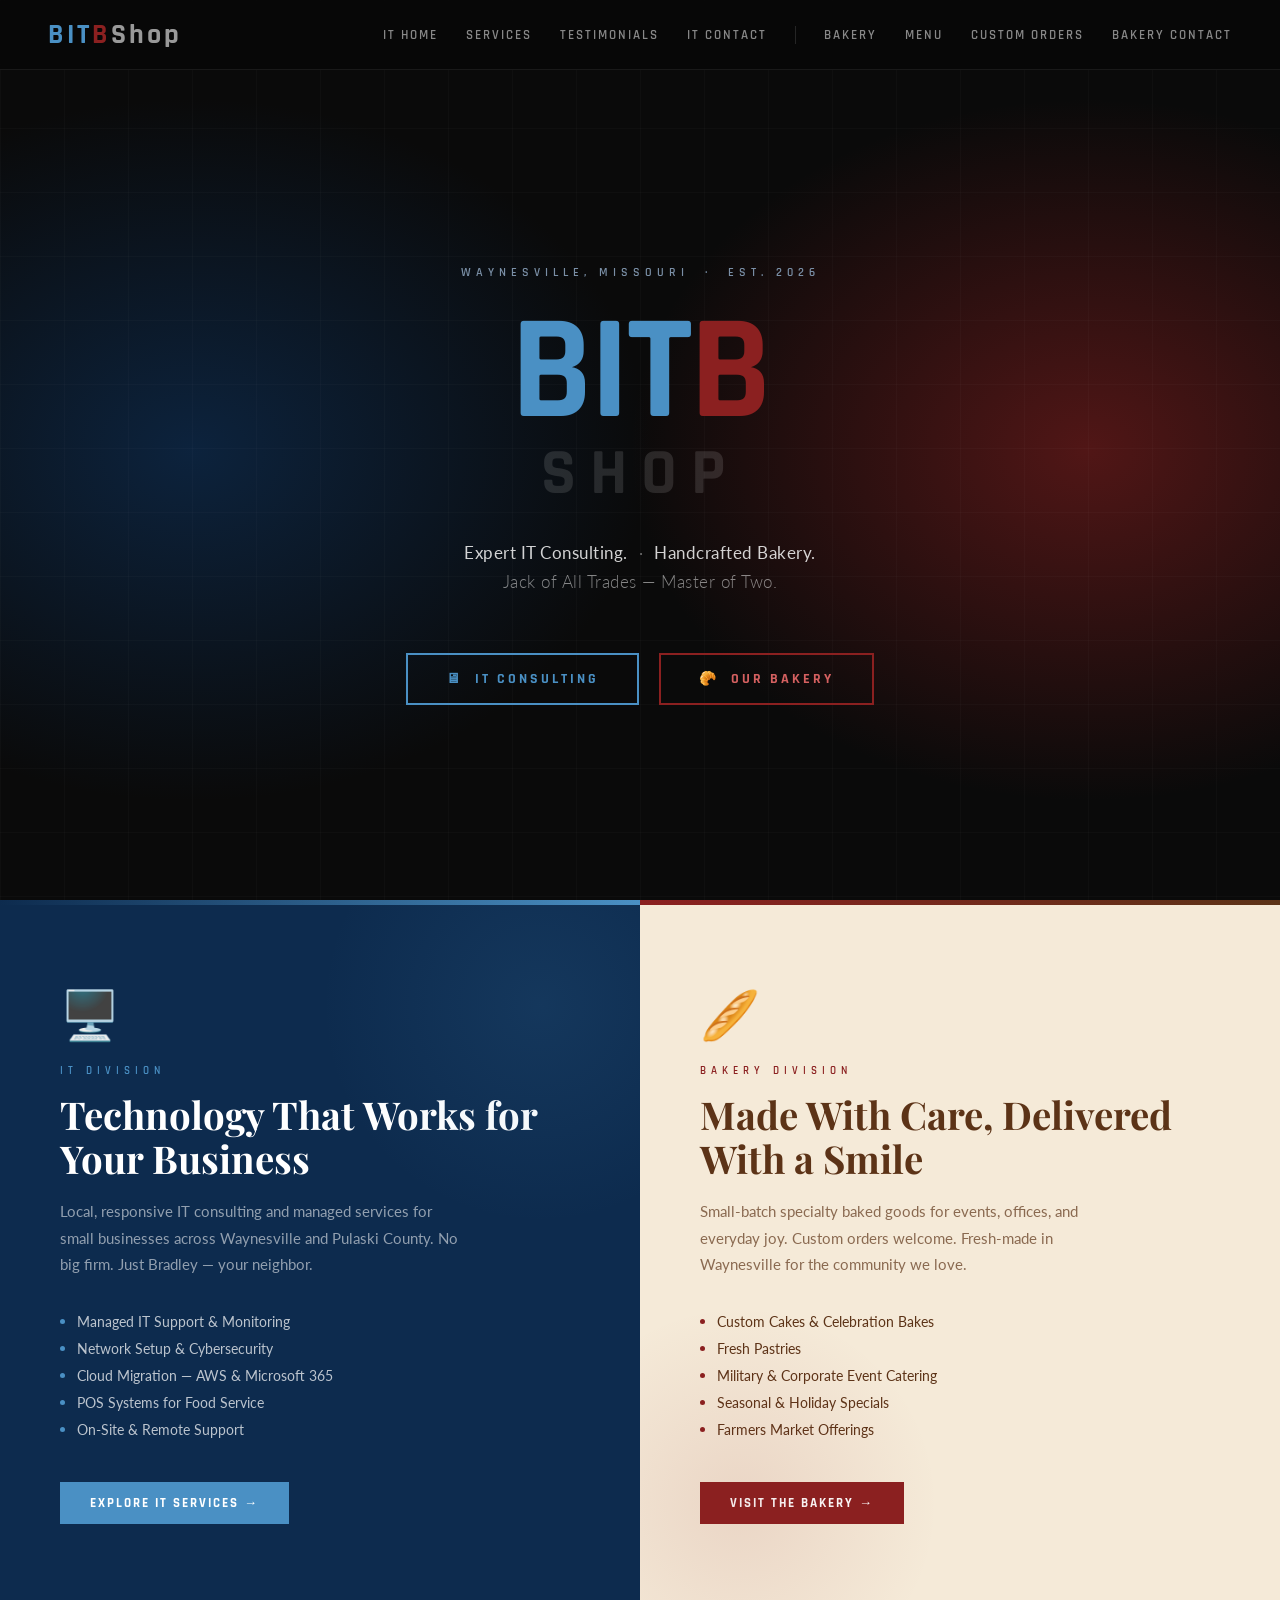
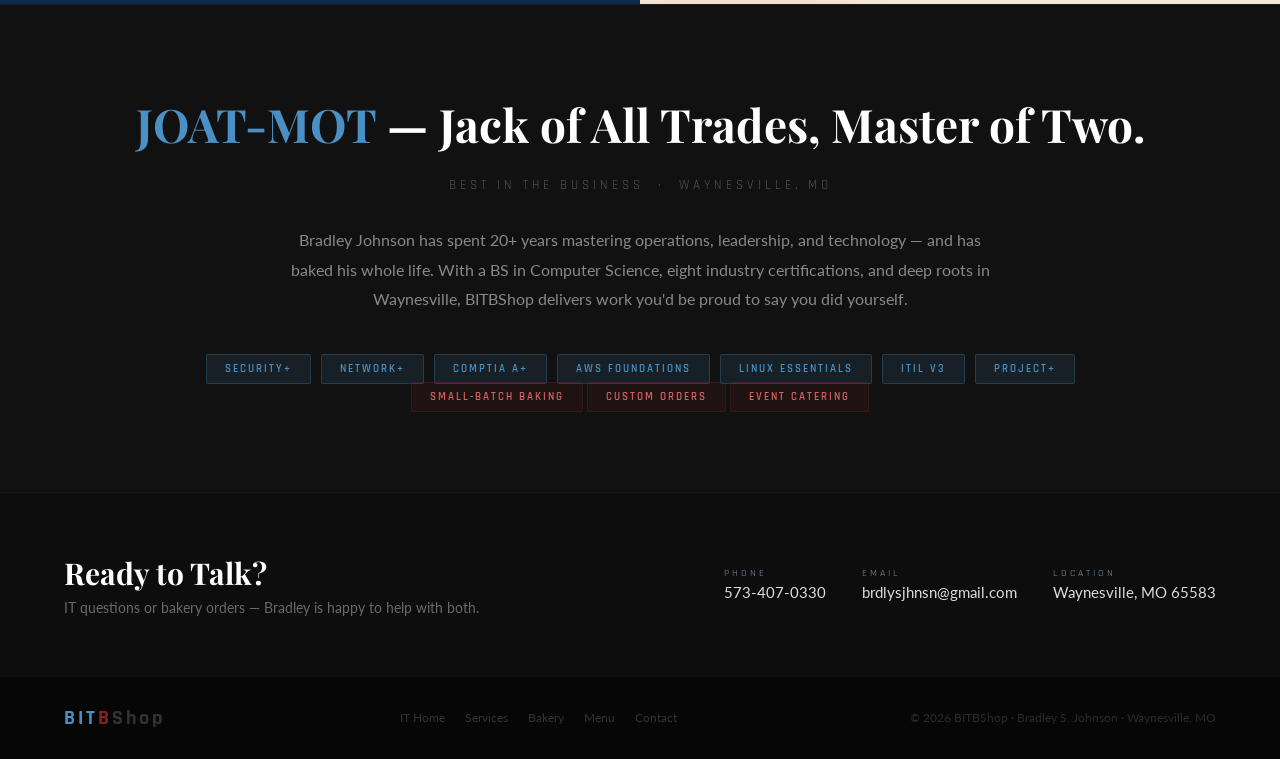
<file: Index.html>
<!DOCTYPE html>
<html lang="en">
<head>
<meta charset="UTF-8">
<meta name="viewport" content="width=device-width, initial-scale=1.0">
<title>BITBShop — IT Consulting & Bakery | Waynesville, MO</title>
<link href="https://fonts.googleapis.com/css2?family=Playfair+Display:wght@400;700;900&family=Rajdhani:wght@400;600;700&family=Lato:wght@300;400;700&display=swap" rel="stylesheet">
<style>
  :root {
    --it-navy: #0d2b4e;
    --it-sky: #4a90c4;
    --it-steel: #7a8fa6;
    --it-light: #e8f0f8;
    --bk-red: #8b2020;
    --bk-beige: #f5ead8;
    --bk-brown: #5c3317;
    --bk-light: #fdf6ec;
    --white: #ffffff;
  }
  * { margin: 0; padding: 0; box-sizing: border-box; }
  html { scroll-behavior: smooth; }
  body { font-family: 'Lato', sans-serif; background: #0a0a0a; color: #fff; overflow-x: hidden; }

  nav {
    position: fixed; top: 0; left: 0; right: 0; z-index: 100;
    display: flex; align-items: center; justify-content: space-between;
    padding: 0 48px; height: 70px;
    background: rgba(8,8,8,0.93);
    backdrop-filter: blur(12px);
    border-bottom: 1px solid rgba(255,255,255,0.07);
  }
  .nav-logo { font-family: 'Rajdhani', sans-serif; font-size: 28px; font-weight: 700; letter-spacing: 3px; text-decoration: none; }
  .nav-logo .bit { color: var(--it-sky); }
  .nav-logo .b { color: var(--bk-red); }
  .nav-logo .shop { color: #999; }
  .nav-links { display: flex; gap: 28px; align-items: center; }
  .nav-links a { font-family: 'Rajdhani', sans-serif; font-size: 13px; font-weight: 600; letter-spacing: 2px; text-transform: uppercase; text-decoration: none; color: #888; transition: color 0.2s; }
  .nav-links a.it:hover { color: var(--it-sky); }
  .nav-links a.bk:hover { color: var(--bk-red); }
  .nav-divider { width: 1px; height: 18px; background: rgba(255,255,255,0.12); }

  .hero { min-height: 100vh; display: flex; flex-direction: column; align-items: center; justify-content: center; position: relative; overflow: hidden; padding-top: 70px; }
  .hero-bg { position: absolute; inset: 0; background: radial-gradient(ellipse 55% 60% at 15% 50%, rgba(13,43,78,0.75) 0%, transparent 65%), radial-gradient(ellipse 55% 60% at 85% 50%, rgba(139,32,32,0.55) 0%, transparent 65%), #0a0a0a; }
  .hero-grid { position: absolute; inset: 0; background-image: linear-gradient(rgba(255,255,255,0.018) 1px, transparent 1px), linear-gradient(90deg, rgba(255,255,255,0.018) 1px, transparent 1px); background-size: 64px 64px; }
  .hero-content { position: relative; z-index: 2; text-align: center; padding: 0 24px; }
  .hero-eyebrow { font-family: 'Rajdhani', sans-serif; font-size: 12px; font-weight: 600; letter-spacing: 5px; text-transform: uppercase; color: var(--it-steel); margin-bottom: 28px; opacity: 0; animation: fadeUp 0.8s ease forwards 0.3s; }
  .hero-title { font-family: 'Rajdhani', sans-serif; font-size: clamp(80px, 13vw, 148px); font-weight: 700; line-height: 0.88; letter-spacing: -3px; margin-bottom: 36px; opacity: 0; animation: fadeUp 0.8s ease forwards 0.5s; }
  .hero-title .bit { color: var(--it-sky); }
  .hero-title .b { color: var(--bk-red); }
  .hero-title .shop { color: rgba(255,255,255,0.12); font-size: 0.44em; display: block; letter-spacing: 14px; margin-top: 8px; }
  .hero-tagline { font-size: 17px; font-weight: 300; color: rgba(255,255,255,0.5); letter-spacing: 0.5px; line-height: 1.7; margin-bottom: 56px; opacity: 0; animation: fadeUp 0.8s ease forwards 0.7s; }
  .hero-tagline strong { color: rgba(255,255,255,0.82); font-weight: 400; }
  .hero-btns { display: flex; gap: 20px; justify-content: center; opacity: 0; animation: fadeUp 0.8s ease forwards 0.9s; }
  .hero-btn { display: inline-flex; align-items: center; gap: 10px; padding: 15px 38px; font-family: 'Rajdhani', sans-serif; font-size: 14px; font-weight: 700; letter-spacing: 3px; text-transform: uppercase; text-decoration: none; border: 2px solid; position: relative; overflow: hidden; transition: color 0.3s; }
  .hero-btn::before { content: ''; position: absolute; inset: 0; transform: translateX(-101%); transition: transform 0.3s ease; z-index: 0; }
  .hero-btn:hover::before { transform: translateX(0); }
  .hero-btn span { position: relative; z-index: 1; }
  .btn-it { color: var(--it-sky); border-color: var(--it-sky); }
  .btn-it::before { background: var(--it-sky); }
  .btn-it:hover { color: #fff; }
  .btn-bk { color: #d46060; border-color: var(--bk-red); }
  .btn-bk::before { background: var(--bk-red); }
  .btn-bk:hover { color: #fff; }

  .split-bar { display: grid; grid-template-columns: 1fr 1fr; height: 5px; }
  .split-bar .it { background: linear-gradient(90deg, var(--it-navy), var(--it-sky)); }
  .split-bar .bk { background: linear-gradient(90deg, var(--bk-red), var(--bk-brown)); }

  .dual { display: grid; grid-template-columns: 1fr 1fr; }
  .pane { padding: 80px 60px; display: flex; flex-direction: column; justify-content: center; position: relative; overflow: hidden; }
  .pane.it { background: var(--it-navy); }
  .pane.it::after { content: ''; position: absolute; top: -120px; right: -120px; width: 440px; height: 440px; border-radius: 50%; background: radial-gradient(circle, rgba(74,144,196,0.12) 0%, transparent 70%); pointer-events: none; }
  .pane.bk { background: var(--bk-beige); }
  .pane.bk::after { content: ''; position: absolute; bottom: -100px; left: -100px; width: 400px; height: 400px; border-radius: 50%; background: radial-gradient(circle, rgba(139,32,32,0.1) 0%, transparent 70%); pointer-events: none; }
  .pane-icon { font-size: 48px; margin-bottom: 20px; }
  .pane-label { font-family: 'Rajdhani', sans-serif; font-size: 11px; font-weight: 600; letter-spacing: 5px; text-transform: uppercase; margin-bottom: 14px; }
  .pane.it .pane-label { color: var(--it-sky); }
  .pane.bk .pane-label { color: var(--bk-red); }
  .pane-title { font-family: 'Playfair Display', serif; font-size: clamp(28px, 3vw, 46px); font-weight: 700; line-height: 1.15; margin-bottom: 18px; }
  .pane.it .pane-title { color: #fff; }
  .pane.bk .pane-title { color: var(--bk-brown); }
  .pane-desc { font-size: 15px; line-height: 1.75; margin-bottom: 36px; max-width: 400px; }
  .pane.it .pane-desc { color: rgba(255,255,255,0.55); }
  .pane.bk .pane-desc { color: rgba(92,51,23,0.7); }
  .pane-list { list-style: none; display: flex; flex-direction: column; gap: 10px; margin-bottom: 44px; }
  .pane-list li { display: flex; align-items: center; gap: 12px; font-size: 14px; }
  .pane.it .pane-list li { color: rgba(255,255,255,0.72); }
  .pane.bk .pane-list li { color: var(--bk-brown); }
  .pane-list li::before { content: ''; width: 5px; height: 5px; border-radius: 50%; flex-shrink: 0; }
  .pane.it .pane-list li::before { background: var(--it-sky); }
  .pane.bk .pane-list li::before { background: var(--bk-red); }
  .pane-cta { display: inline-flex; align-items: center; gap: 8px; padding: 13px 30px; font-family: 'Rajdhani', sans-serif; font-size: 13px; font-weight: 700; letter-spacing: 2px; text-transform: uppercase; text-decoration: none; align-self: flex-start; transition: all 0.25s; }
  .pane.it .pane-cta { background: var(--it-sky); color: #fff; }
  .pane.it .pane-cta:hover { background: #5ba3d8; transform: translateX(5px); }
  .pane.bk .pane-cta { background: var(--bk-red); color: #fff; }
  .pane.bk .pane-cta:hover { background: #a02828; transform: translateX(5px); }

  .about { background: #111; padding: 88px 64px; text-align: center; border-top: 1px solid rgba(255,255,255,0.05); }
  .about h2 { font-family: 'Playfair Display', serif; font-size: clamp(26px, 4vw, 46px); color: #fff; margin-bottom: 18px; }
  .about h2 .sky { color: var(--it-sky); font-style: normal; }
  .about h2 .red { color: #d46060; font-style: normal; }
  .about p { font-size: 16px; line-height: 1.85; color: rgba(255,255,255,0.5); max-width: 700px; margin: 0 auto 40px; }
  .badges { display: flex; flex-wrap: wrap; gap: 10px; justify-content: center; }
  .badge { padding: 7px 18px; font-family: 'Rajdhani', sans-serif; font-size: 11px; font-weight: 600; letter-spacing: 2px; text-transform: uppercase; border-radius: 2px; }
  .badge.it { background: rgba(74,144,196,0.12); color: var(--it-sky); border: 1px solid rgba(74,144,196,0.25); }
  .badge.bk { background: rgba(139,32,32,0.12); color: #d46060; border: 1px solid rgba(139,32,32,0.25); }

  .contact-bar { background: #0d0d0d; padding: 60px 64px; display: flex; align-items: center; justify-content: space-between; gap: 32px; flex-wrap: wrap; border-top: 1px solid rgba(255,255,255,0.05); }
  .contact-bar h3 { font-family: 'Playfair Display', serif; font-size: 30px; color: #fff; margin-bottom: 6px; }
  .contact-bar p { color: rgba(255,255,255,0.38); font-size: 14px; }
  .contact-items { display: flex; gap: 36px; flex-wrap: wrap; }
  .ci { display: flex; flex-direction: column; gap: 4px; }
  .ci .label { font-family: 'Rajdhani', sans-serif; font-size: 10px; letter-spacing: 3px; text-transform: uppercase; color: var(--it-steel); }
  .ci .val { font-size: 15px; color: #ddd; }

  footer { background: #060606; padding: 28px 64px; display: flex; align-items: center; justify-content: space-between; border-top: 1px solid rgba(255,255,255,0.04); flex-wrap: wrap; gap: 14px; }
  .f-logo { font-family: 'Rajdhani', sans-serif; font-size: 20px; font-weight: 700; letter-spacing: 3px; }
  .f-logo .bit { color: var(--it-sky); }
  .f-logo .b { color: var(--bk-red); }
  .f-logo .shop { color: #333; }
  .f-links { display: flex; gap: 20px; }
  .f-links a { font-size: 12px; color: #333; text-decoration: none; transition: color 0.2s; }
  .f-links a:hover { color: #777; }
  footer small { font-size: 12px; color: #2a2a2a; }

  @keyframes fadeUp { from { opacity:0; transform: translateY(22px); } to { opacity:1; transform: translateY(0); } }

  @media (max-width: 800px) {
    nav { padding: 0 20px; }
    .nav-links { display: none; }
    .dual { grid-template-columns: 1fr; }
    .pane { padding: 56px 28px; }
    .about { padding: 64px 28px; }
    .contact-bar { flex-direction: column; padding: 48px 28px; }
    footer { flex-direction: column; padding: 28px 24px; }
    .hero-btns { flex-direction: column; align-items: center; }
  }
</style>
</head>
<body>

<nav>
  <a href="index.html" class="nav-logo"><span class="bit">BIT</span><span class="b">B</span><span class="shop">Shop</span></a>
  <div class="nav-links">
    <a href="it/index.html" class="it">IT Home</a>
    <a href="it/services.html" class="it">Services</a>
    <a href="it/testimonials.html" class="it">Testimonials</a>
    <a href="it/contact.html" class="it">IT Contact</a>
    <div class="nav-divider"></div>
    <a href="bakery/index.html" class="bk">Bakery</a>
    <a href="bakery/menu.html" class="bk">Menu</a>
    <a href="bakery/orders.html" class="bk">Custom Orders</a>
    <a href="bakery/contact.html" class="bk">Bakery Contact</a>
  </div>
</nav>

<section class="hero">
  <div class="hero-bg"></div>
  <div class="hero-grid"></div>
  <div class="hero-content">
    <p class="hero-eyebrow">Waynesville, Missouri &nbsp;·&nbsp; Est. 2026</p>
    <h1 class="hero-title">
      <span class="bit">BIT</span><span class="b">B</span>
      <span class="shop">SHOP</span>
    </h1>
    <p class="hero-tagline">
      <strong>Expert IT Consulting.</strong> &nbsp;·&nbsp; <strong>Handcrafted Bakery.</strong><br>
      Jack of All Trades — Master of Two.
    </p>
    <div class="hero-btns">
      <a href="it/index.html" class="hero-btn btn-it"><span>🖥&nbsp; IT Consulting</span></a>
      <a href="bakery/index.html" class="hero-btn btn-bk"><span>🥐&nbsp; Our Bakery</span></a>
    </div>
  </div>
</section>

<div class="split-bar"><div class="it"></div><div class="bk"></div></div>

<section class="dual">
  <div class="pane it">
    <div class="pane-icon">🖥️</div>
    <p class="pane-label">IT Division</p>
    <h2 class="pane-title">Technology That Works for Your Business</h2>
    <p class="pane-desc">Local, responsive IT consulting and managed services for small businesses across Waynesville and Pulaski County. No big firm. Just Bradley — your neighbor.</p>
    <ul class="pane-list">
      <li>Managed IT Support &amp; Monitoring</li>
      <li>Network Setup &amp; Cybersecurity</li>
      <li>Cloud Migration — AWS &amp; Microsoft 365</li>
      <li>POS Systems for Food Service</li>
      <li>On-Site &amp; Remote Support</li>
    </ul>
    <a href="it/index.html" class="pane-cta">Explore IT Services →</a>
  </div>
  <div class="pane bk">
    <div class="pane-icon">🥖</div>
    <p class="pane-label">Bakery Division</p>
    <h2 class="pane-title">Made With Care, Delivered With a Smile</h2>
    <p class="pane-desc">Small-batch specialty baked goods for events, offices, and everyday joy. Custom orders welcome. Fresh-made in Waynesville for the community we love.</p>
    <ul class="pane-list">
      <li>Custom Cakes &amp; Celebration Bakes</li>
      <li>Fresh Pastries</li>
      <li>Military &amp; Corporate Event Catering</li>
      <li>Seasonal &amp; Holiday Specials</li>
      <li>Farmers Market Offerings</li>
    </ul>
    <a href="bakery/index.html" class="pane-cta">Visit the Bakery →</a>
  </div>
</section>

<section class="about">
  <h2><em class="sky">JOAT-MOT</em> — Jack of All Trades, Master of Two.</h2>
  <p style="font-family:'Rajdhani',sans-serif;font-size:13px;letter-spacing:4px;text-transform:uppercase;color:#555;margin-bottom:28px;">Best in the Business &nbsp;·&nbsp; Waynesville, MO</p>
  <p>Bradley Johnson has spent 20+ years mastering operations, leadership, and technology — and has baked his whole life. With a BS in Computer Science, eight industry certifications, and deep roots in Waynesville, BITBShop delivers work you'd be proud to say you did yourself.</p>
  <div class="badges">
    <span class="badge it">Security+</span>
    <span class="badge it">Network+</span>
    <span class="badge it">CompTIA A+</span>
    <span class="badge it">AWS Foundations</span>
    <span class="badge it">Linux Essentials</span>
    <span class="badge it">ITIL v3</span>
    <span class="badge it">Project+</span>
    </div>
    <div>
    <span class="badge bk">Small-Batch Baking</span>
    <span class="badge bk">Custom Orders</span>
    <span class="badge bk">Event Catering</span>
  </div>
</section>

<section class="contact-bar">
  <div>
    <h3>Ready to Talk?</h3>
    <p>IT questions or bakery orders — Bradley is happy to help with both.</p>
  </div>
  <div class="contact-items">
    <div class="ci"><span class="label">Phone</span><span class="val">573-407-0330</span></div>
    <div class="ci"><span class="label">Email</span><span class="val">brdlysjhnsn@gmail.com</span></div>
    <div class="ci"><span class="label">Location</span><span class="val">Waynesville, MO 65583</span></div>
  </div>
</section>

<footer>
  <div class="f-logo"><span class="bit">BIT</span><span class="b">B</span><span class="shop">Shop</span></div>
  <div class="f-links">
    <a href="it/index.html">IT Home</a>
    <a href="it/services.html">Services</a>
    <a href="bakery/index.html">Bakery</a>
    <a href="bakery/menu.html">Menu</a>
    <a href="it/contact.html">Contact</a>
  </div>
  <small>© 2026 BITBShop · Bradley S. Johnson · Waynesville, MO</small>
</footer>

</body>
</html>
</file>
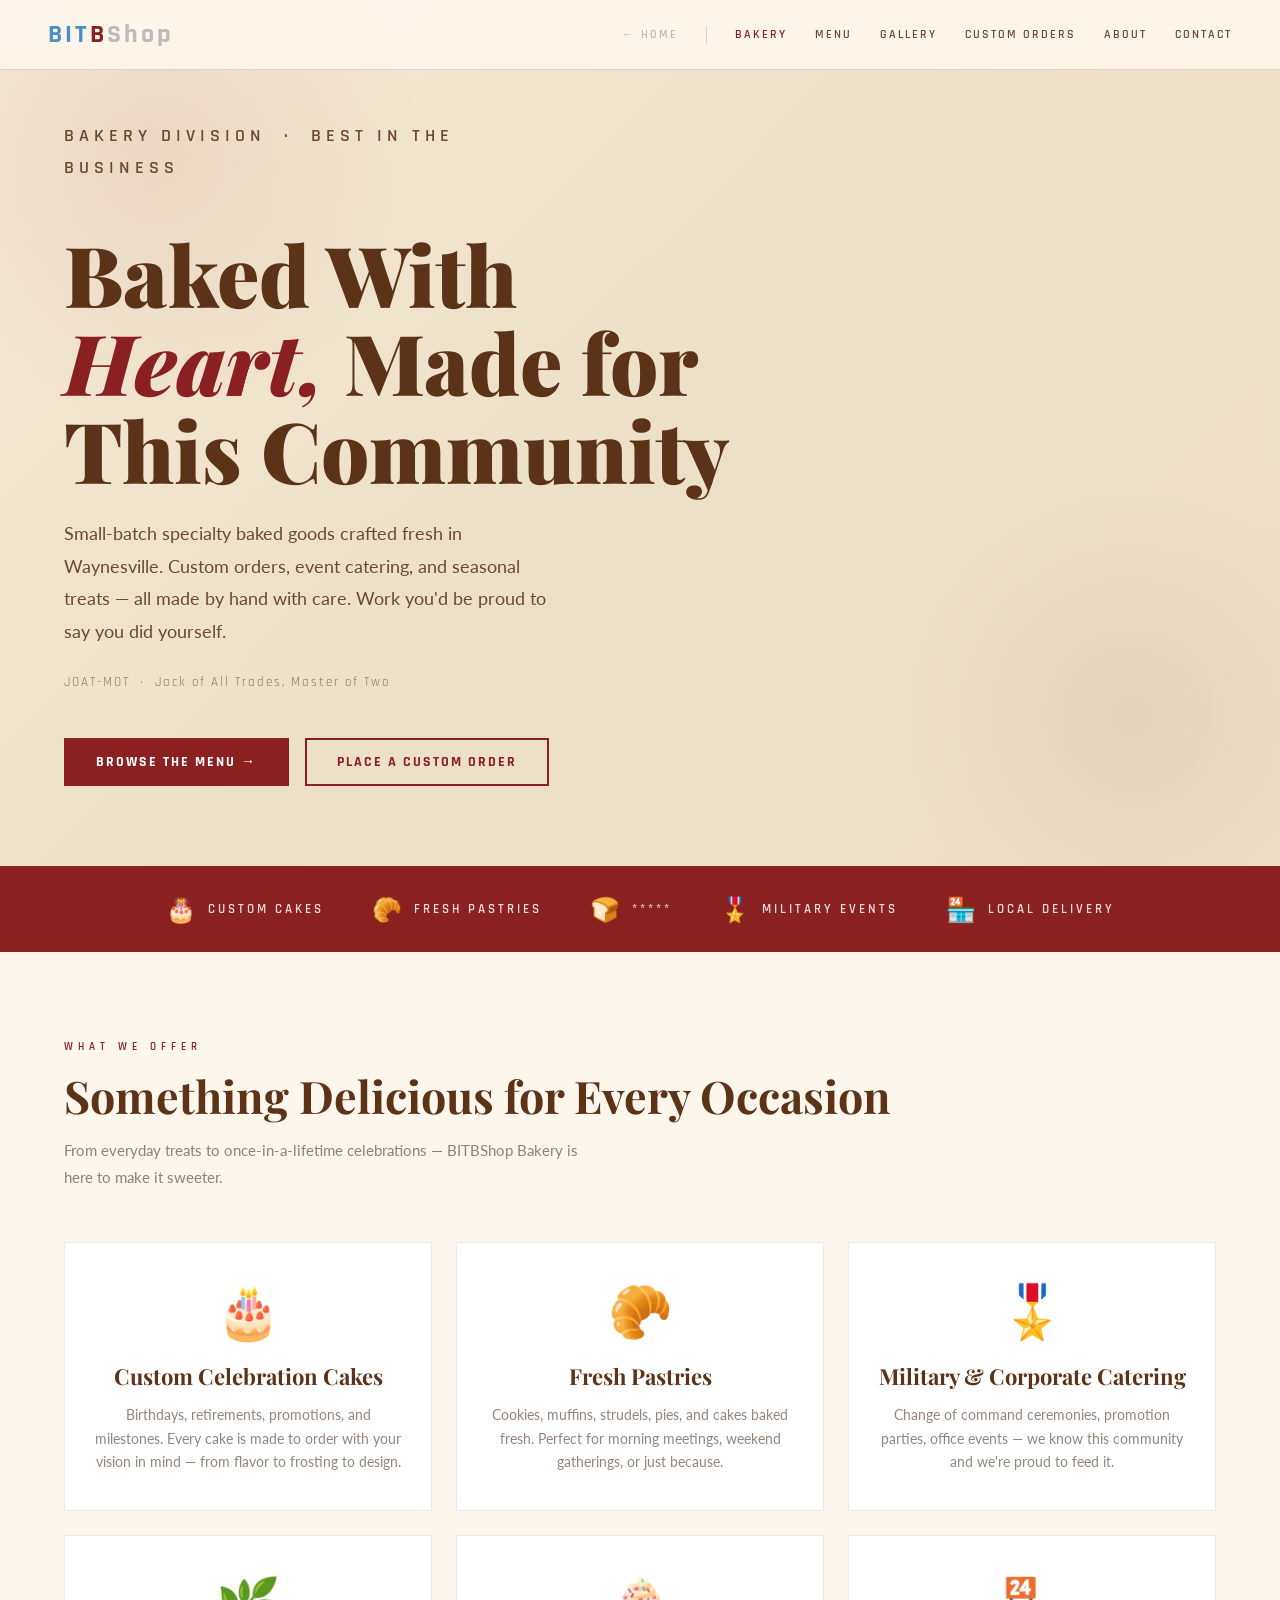
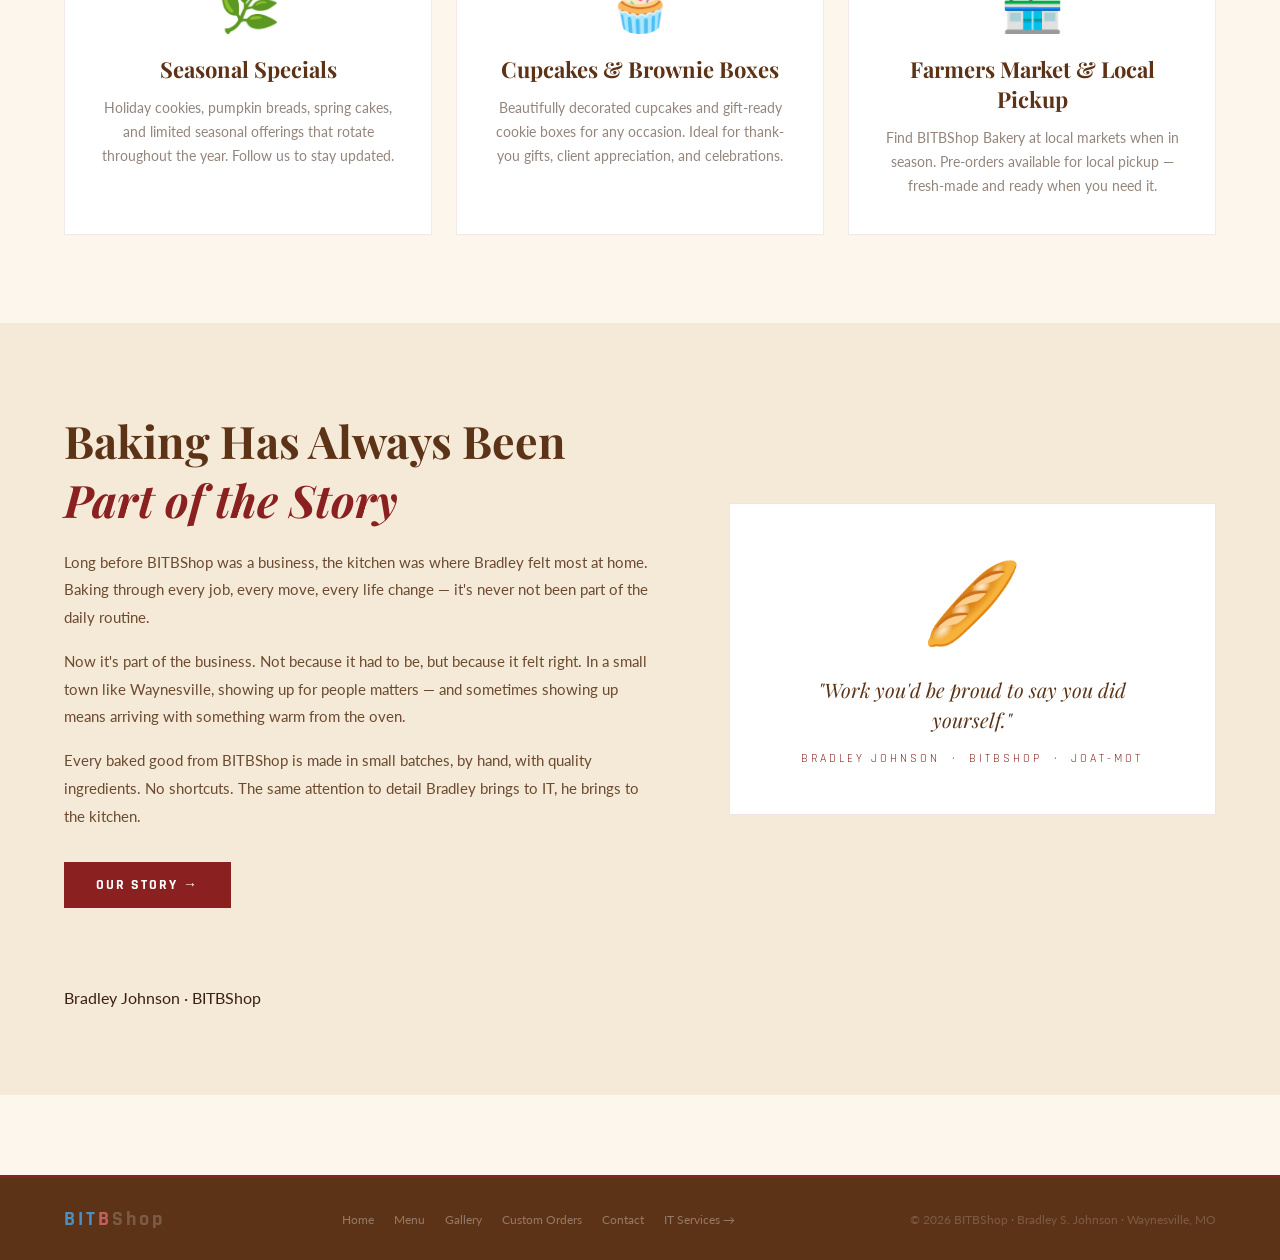
<file: bakery/index.html>
<!DOCTYPE html>
<html lang="en">
<head>
<meta charset="UTF-8">
<meta name="viewport" content="width=device-width, initial-scale=1.0">
<title>BITBShop Bakery — Waynesville, MO</title>
<link rel="stylesheet" href="bk-shared.css">
<style>
  .hero-bk { min-height: 88vh; display: flex; align-items: center; padding: 120px 64px 80px; position: relative; overflow: hidden; background: linear-gradient(135deg, var(--bk-beige) 0%, var(--bk-beige-dark) 50%, #ecdec8 100%); }
  .hero-bk::before { content: ''; position: absolute; top: -150px; left: -150px; width: 600px; height: 600px; border-radius: 50%; background: radial-gradient(circle, rgba(139,32,32,0.08) 0%, transparent 65%); }
  .hero-bk::after { content: ''; position: absolute; bottom: -100px; right: -100px; width: 500px; height: 500px; border-radius: 50%; background: radial-gradient(circle, rgba(92,51,23,0.06) 0%, transparent 65%); }
  .hero-bk-inner { position: relative; z-index: 2; max-width: 680px; }
  .hero-bk h1 { font-family: 'Playfair Display', serif; font-size: clamp(44px, 7vw, 84px); font-weight: 900; color: var(--bk-brown); line-height: 1.05; margin-bottom: 24px; }
  .hero-bk h1 em { font-style: italic; color: var(--bk-red); }
  .hero-eyebrow { font-family: 'Rajdhani', sans-serif; font-size: 11px; font-weight: 600; letter-spacing: 5px; text-transform: uppercase; color: var(--bk-red); margin-bottom: 20px; }
  .hero-bk p { font-size: 18px; color: var(--bk-text-mid); line-height: 1.8; margin-bottom: 44px; max-width: 500px; }
  .hero-btns { display: flex; gap: 16px; flex-wrap: wrap; }

  .flavor-strip { background: var(--bk-red); padding: 28px 64px; display: flex; align-items: center; justify-content: center; gap: 48px; flex-wrap: wrap; }
  .flavor-item { display: flex; align-items: center; gap: 12px; }
  .flavor-item span:first-child { font-size: 24px; }
  .flavor-item span:last-child { font-family: 'Rajdhani', sans-serif; font-size: 13px; font-weight: 600; letter-spacing: 3px; text-transform: uppercase; color: rgba(255,255,255,0.85); }

  .offerings { background: var(--bk-cream); padding: 88px 64px; }
  .offerings-inner { max-width: 1200px; margin: 0 auto; }
  .section-eyebrow { font-family: 'Rajdhani', sans-serif; font-size: 11px; font-weight: 600; letter-spacing: 5px; text-transform: uppercase; color: var(--bk-red); margin-bottom: 12px; }
  .section-title { font-family: 'Playfair Display', serif; font-size: clamp(28px, 3.5vw, 48px); color: var(--bk-brown); margin-bottom: 12px; }
  .section-desc { font-size: 15px; color: var(--bk-text-dim); line-height: 1.75; max-width: 520px; margin-bottom: 52px; }
  .offerings-grid { display: grid; grid-template-columns: repeat(3, 1fr); gap: 24px; }
  .offer-card { background: #fff; border: 1px solid rgba(139,32,32,0.1); padding: 36px 28px; text-align: center; transition: all 0.25s; }
  .offer-card:hover { border-color: var(--bk-red); box-shadow: 0 6px 28px rgba(139,32,32,0.1); transform: translateY(-4px); }
  .offer-icon { font-size: 52px; margin-bottom: 18px; }
  .offer-title { font-family: 'Playfair Display', serif; font-size: 22px; color: var(--bk-brown); margin-bottom: 12px; }
  .offer-desc { font-size: 14px; color: var(--bk-text-dim); line-height: 1.7; }

  .story { background: var(--bk-beige); padding: 88px 64px; }
  .story-inner { max-width: 1200px; margin: 0 auto; display: grid; grid-template-columns: 1.2fr 1fr; gap: 80px; align-items: center; }
  .story-text h2 { font-family: 'Playfair Display', serif; font-size: clamp(28px, 3.5vw, 48px); color: var(--bk-brown); margin-bottom: 20px; }
  .story-text h2 em { font-style: italic; color: var(--bk-red); }
  .story-text p { font-size: 15px; color: var(--bk-text-mid); line-height: 1.85; margin-bottom: 16px; }
  .story-visual { background: #fff; border: 1px solid rgba(139,32,32,0.12); padding: 48px; text-align: center; }
  .story-visual .big-icon { font-size: 80px; margin-bottom: 24px; }
  .story-visual p { font-family: 'Playfair Display', serif; font-size: 20px; color: var(--bk-brown); font-style: italic; line-height: 1.5; }
  .story-visual .attrib { font-family: 'Rajdhani', sans-serif; font-size: 12px; letter-spacing: 3px; color: var(--bk-red); text-transform: uppercase; margin-top: 16px; }

  @media (max-width: 900px) {
    .hero-bk { padding: 120px 28px 60px; }
    .flavor-strip { padding: 24px 28px; gap: 24px; }
    .offerings { padding: 64px 28px; }
    .offerings-grid { grid-template-columns: 1fr; }
    .story { padding: 64px 28px; }
    .story-inner { grid-template-columns: 1fr; gap: 40px; }
    .hero-btns { flex-direction: column; }
  }
</style>
</head>
<body>
<nav>
  <a href="../index.html" class="nav-logo"><span class="bit">BIT</span><span class="b">B</span><span class="shop">Shop</span></a>
  <div class="nav-links">
    <a href="../index.html" class="home-link">← Home</a>
    <div class="nav-divider"></div>
    <a href="index.html" class="active">Bakery</a>
    <a href="menu.html">Menu</a>
    <a href="gallery.html">Gallery</a>
    <a href="orders.html">Custom Orders</a>
    <a href="about.html">About</a>
    <a href="contact.html">Contact</a>
  </div>
</nav>

<section class="hero-bk">
  <div class="hero-bk-inner">
    <p class="hero-eyebrow">Bakery Division &nbsp;·&nbsp; Best in the Business</p>
    <h1>Baked With <em>Heart,</em> Made for This Community</h1>
    <p>Small-batch specialty baked goods crafted fresh in Waynesville. Custom orders, event catering, and seasonal treats — all made by hand with care. Work you'd be proud to say you did yourself.</p>
    <p style="font-family:'Rajdhani',sans-serif;font-size:13px;letter-spacing:2px;color:var(--bk-text-dim);margin-top:-20px;margin-bottom:44px;">JOAT-MOT &nbsp;·&nbsp; Jack of All Trades, Master of Two</p>
    <div class="hero-btns">
      <a href="menu.html" class="btn-primary">Browse the Menu →</a>
      <a href="orders.html" class="btn-outline">Place a Custom Order</a>
    </div>
  </div>
</section>

<div class="flavor-strip">
  <div class="flavor-item"><span>🎂</span><span>Custom Cakes</span></div>
  <div class="flavor-item"><span>🥐</span><span>Fresh Pastries</span></div>
  <div class="flavor-item"><span>🍞</span><span>*****</span></div>
  <div class="flavor-item"><span>🎖️</span><span>Military Events</span></div>
  <div class="flavor-item"><span>🏪</span><span>Local Delivery</span></div>
</div>

<section class="offerings">
  <div class="offerings-inner">
    <p class="section-eyebrow">What We Offer</p>
    <h2 class="section-title">Something Delicious for Every Occasion</h2>
    <p class="section-desc">From everyday treats to once-in-a-lifetime celebrations — BITBShop Bakery is here to make it sweeter.</p>
    <div class="offerings-grid">
      <div class="offer-card">
        <div class="offer-icon">🎂</div>
        <h3 class="offer-title">Custom Celebration Cakes</h3>
        <p class="offer-desc">Birthdays, retirements, promotions, and milestones. Every cake is made to order with your vision in mind — from flavor to frosting to design.</p>
      </div>
      <div class="offer-card">
        <div class="offer-icon">🥐</div>
        <h3 class="offer-title">Fresh Pastries</h3>
        <p class="offer-desc">Cookies, muffins, strudels, pies, and cakes baked fresh. Perfect for morning meetings, weekend gatherings, or just because.</p>
      </div>
      <div class="offer-card">
        <div class="offer-icon">🎖️</div>
        <h3 class="offer-title">Military & Corporate Catering</h3>
        <p class="offer-desc">Change of command ceremonies, promotion parties, office events — we know this community and we're proud to feed it.</p>
      </div>
      <div class="offer-card">
        <div class="offer-icon">🌿</div>
        <h3 class="offer-title">Seasonal Specials</h3>
        <p class="offer-desc">Holiday cookies, pumpkin breads, spring cakes, and limited seasonal offerings that rotate throughout the year. Follow us to stay updated.</p>
      </div>
      <div class="offer-card">
        <div class="offer-icon">🧁</div>
        <h3 class="offer-title">Cupcakes & Brownie Boxes</h3>
        <p class="offer-desc">Beautifully decorated cupcakes and gift-ready cookie boxes for any occasion. Ideal for thank-you gifts, client appreciation, and celebrations.</p>
      </div>
      <div class="offer-card">
        <div class="offer-icon">🏪</div>
        <h3 class="offer-title">Farmers Market & Local Pickup</h3>
        <p class="offer-desc">Find BITBShop Bakery at local markets when in season. Pre-orders available for local pickup — fresh-made and ready when you need it.</p>
      </div>
    </div>
  </div>
</section>

<section class="story">
  <div class="story-inner">
    <div class="story-text">
      <h2>Baking Has Always Been <em>Part of the Story</em></h2>
      <p>Long before BITBShop was a business, the kitchen was where Bradley felt most at home. Baking through every job, every move, every life change — it's never not been part of the daily routine.</p>
      <p>Now it's part of the business. Not because it had to be, but because it felt right. In a small town like Waynesville, showing up for people matters — and sometimes showing up means arriving with something warm from the oven.</p>
      <p>Every baked good from BITBShop is made in small batches, by hand, with quality ingredients. No shortcuts. The same attention to detail Bradley brings to IT, he brings to the kitchen.</p>
      <a href="about.html" class="btn-primary" style="margin-top:16px;">Our Story →</a>
    </div>
    <div class="story-visual">
      <div class="big-icon">🥖</div>
      <p>"Work you'd be proud to say you did yourself."</p>
      <div class="attrib">Bradley Johnson &nbsp;·&nbsp; BITBShop &nbsp;·&nbsp; JOAT-MOT</div>
    </div>
      <div class="attrib">Bradley Johnson · BITBShop</div>
    </div>
  </div>
</section>

<footer>
  <div class="f-logo"><span class="bit">BIT</span><span class="b">B</span><span class="shop">Shop</span></div>
  <div class="f-links">
    <a href="../index.html">Home</a>
    <a href="menu.html">Menu</a>
    <a href="gallery.html">Gallery</a>
    <a href="orders.html">Custom Orders</a>
    <a href="contact.html">Contact</a>
    <a href="../it/index.html">IT Services →</a>
  </div>
  <small>© 2026 BITBShop · Bradley S. Johnson · Waynesville, MO</small>
</footer>
</body>
</html>
</file>
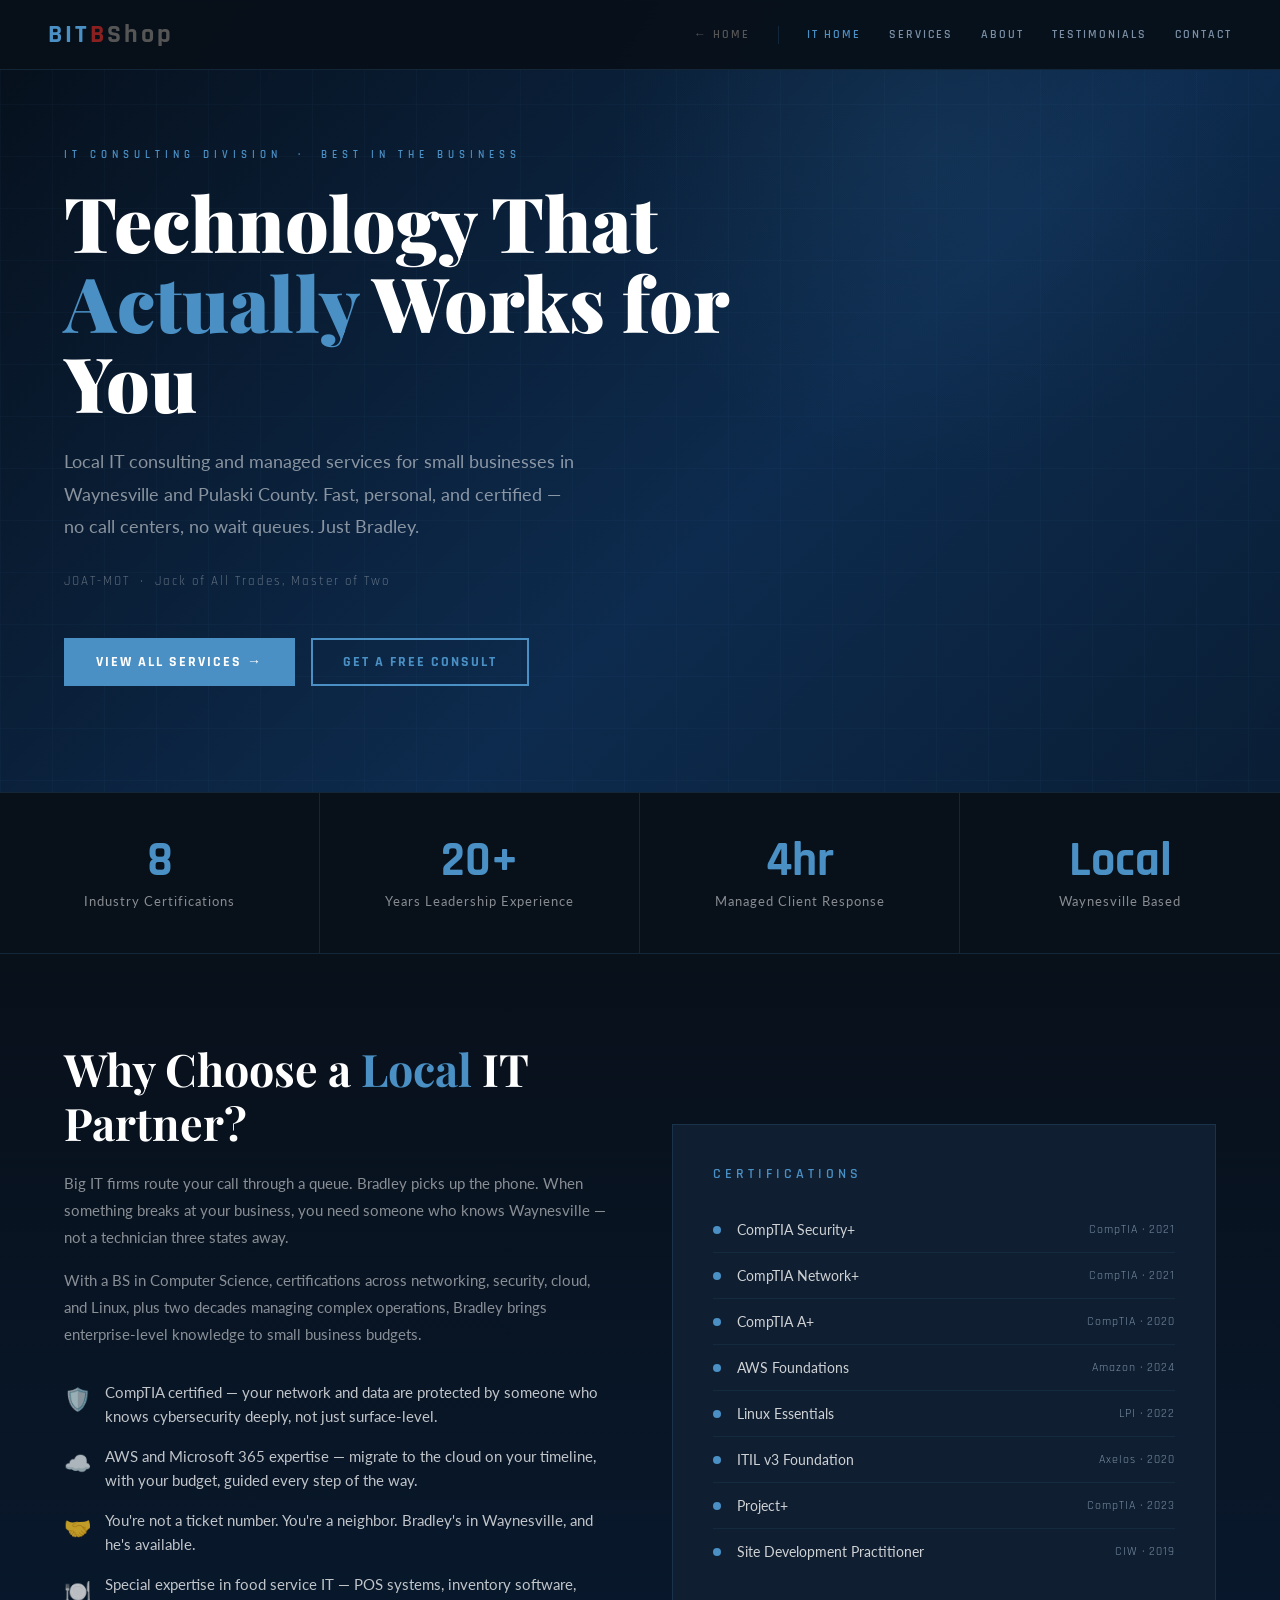
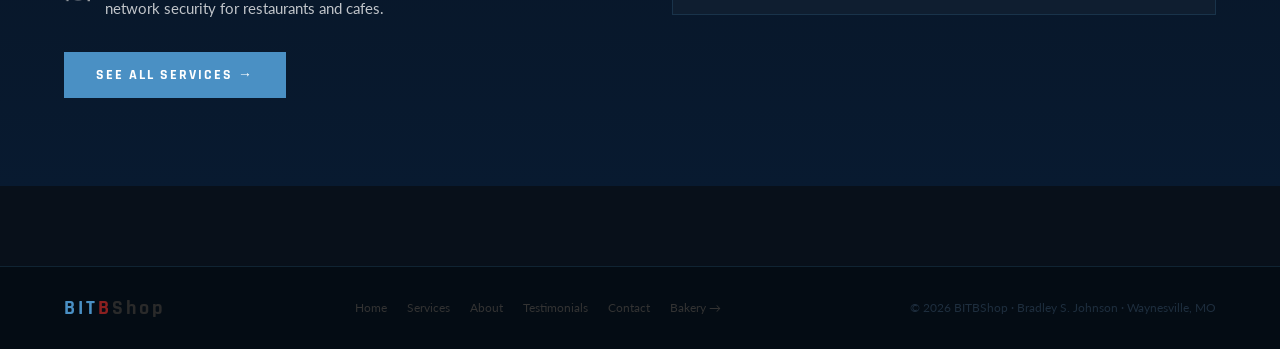
<file: it/index.html>
<!DOCTYPE html>
<html lang="en">
<head>
<meta charset="UTF-8">
<meta name="viewport" content="width=device-width, initial-scale=1.0">
<title>IT Consulting — BITBShop | Waynesville, MO</title>
<link rel="stylesheet" href="it-shared.css">
<style>
  .hero-it {
    min-height: 88vh;
    display: flex; align-items: center;
    padding: 120px 64px 80px;
    position: relative; overflow: hidden;
    background: linear-gradient(135deg, #060f1a 0%, var(--it-navy) 60%, #0a1e35 100%);
  }
  .hero-it-bg { position: absolute; inset: 0; background-image: linear-gradient(rgba(74,144,196,0.04) 1px, transparent 1px), linear-gradient(90deg, rgba(74,144,196,0.04) 1px, transparent 1px); background-size: 52px 52px; }
  .hero-it-glow { position: absolute; top: -200px; right: 0; width: 700px; height: 700px; border-radius: 50%; background: radial-gradient(circle, rgba(74,144,196,0.1) 0%, transparent 65%); }
  .hero-it-inner { position: relative; z-index: 2; max-width: 680px; }
  .hero-it h1 { font-family: 'Playfair Display', serif; font-size: clamp(42px, 6vw, 76px); font-weight: 900; color: #fff; line-height: 1.05; margin-bottom: 24px; }
  .hero-it h1 em { font-style: normal; color: var(--it-sky); }
  .hero-it p { font-size: 18px; color: var(--text-dim); line-height: 1.8; margin-bottom: 44px; max-width: 520px; }
  .hero-it-btns { display: flex; gap: 16px; flex-wrap: wrap; }

  .stats-row { display: grid; grid-template-columns: repeat(4, 1fr); border-top: 1px solid var(--it-border); border-bottom: 1px solid var(--it-border); }
  .stat { padding: 44px 32px; text-align: center; border-right: 1px solid var(--it-border); }
  .stat:last-child { border-right: none; }
  .stat-num { font-family: 'Rajdhani', sans-serif; font-size: 48px; font-weight: 700; color: var(--it-sky); line-height: 1; margin-bottom: 8px; }
  .stat-label { font-size: 13px; color: var(--text-dim); letter-spacing: 1px; }

  .why-section { background: linear-gradient(180deg, var(--it-bg) 0%, var(--it-navy-dark) 100%); padding: 88px 64px; }
  .why-grid { display: grid; grid-template-columns: 1fr 1fr; gap: 64px; align-items: center; max-width: 1200px; margin: 0 auto; }
  .why-text h2 { font-family: 'Playfair Display', serif; font-size: clamp(28px, 3.5vw, 46px); color: #fff; margin-bottom: 20px; line-height: 1.2; }
  .why-text h2 em { font-style: normal; color: var(--it-sky); }
  .why-text p { font-size: 15px; color: var(--text-dim); line-height: 1.8; margin-bottom: 16px; }
  .why-list { list-style: none; display: flex; flex-direction: column; gap: 16px; margin: 32px 0; }
  .why-list li { display: flex; align-items: flex-start; gap: 14px; font-size: 15px; color: rgba(255,255,255,0.75); line-height: 1.6; }
  .why-list li .icon { font-size: 22px; flex-shrink: 0; margin-top: 1px; }
  .cert-stack { background: var(--it-card); border: 1px solid var(--it-border); padding: 40px; }
  .cert-stack h3 { font-family: 'Rajdhani', sans-serif; font-size: 14px; font-weight: 600; letter-spacing: 4px; text-transform: uppercase; color: var(--it-sky); margin-bottom: 24px; }
  .cert-item { display: flex; align-items: center; gap: 16px; padding: 14px 0; border-bottom: 1px solid rgba(74,144,196,0.1); }
  .cert-item:last-child { border-bottom: none; }
  .cert-dot { width: 8px; height: 8px; border-radius: 50%; background: var(--it-sky); flex-shrink: 0; }
  .cert-name { font-size: 14px; color: rgba(255,255,255,0.8); flex: 1; }
  .cert-issuer { font-size: 12px; color: var(--it-steel); font-family: 'Rajdhani', sans-serif; letter-spacing: 1px; }

  @media (max-width: 900px) {
    .hero-it { padding: 120px 28px 60px; }
    .stats-row { grid-template-columns: 1fr 1fr; }
    .stat { border-right: 1px solid var(--it-border); }
    .stat:nth-child(2), .stat:nth-child(4) { border-right: none; }
    .why-section { padding: 64px 28px; }
    .why-grid { grid-template-columns: 1fr; gap: 40px; }
  }
</style>
</head>
<body>

<nav>
  <a href="../index.html" class="nav-logo"><span class="bit">BIT</span><span class="b">B</span><span class="shop">Shop</span></a>
  <div class="nav-links">
    <a href="../index.html" class="home-link">← Home</a>
    <div class="nav-divider"></div>
    <a href="index.html" class="active">IT Home</a>
    <a href="services.html">Services</a>
    <a href="about.html">About</a>
    <a href="testimonials.html">Testimonials</a>
    <a href="contact.html">Contact</a>
  </div>
</nav>

<section class="hero-it">
  <div class="hero-it-bg"></div>
  <div class="hero-it-glow"></div>
  <div class="hero-it-inner">
    <p style="font-family:'Rajdhani',sans-serif;font-size:11px;font-weight:600;letter-spacing:5px;text-transform:uppercase;color:var(--it-sky);margin-bottom:16px;">IT Consulting Division &nbsp;·&nbsp; Best in the Business</p>
    <h1>Technology That <em>Actually</em> Works for You</h1>
    <p>Local IT consulting and managed services for small businesses in Waynesville and Pulaski County. Fast, personal, and certified — no call centers, no wait queues. Just Bradley.</p>
    <p style="font-family:'Rajdhani',sans-serif;font-size:13px;letter-spacing:2px;color:rgba(255,255,255,0.35);margin-top:-16px;margin-bottom:44px;">JOAT-MOT &nbsp;·&nbsp; Jack of All Trades, Master of Two</p>
    <div class="hero-it-btns">
      <a href="services.html" class="btn-primary">View All Services →</a>
      <a href="contact.html" class="btn-outline">Get a Free Consult</a>
    </div>
  </div>
</section>

<div class="stats-row">
  <div class="stat"><div class="stat-num">8</div><div class="stat-label">Industry Certifications</div></div>
  <div class="stat"><div class="stat-num">20+</div><div class="stat-label">Years Leadership Experience</div></div>
  <div class="stat"><div class="stat-num">4hr</div><div class="stat-label">Managed Client Response</div></div>
  <div class="stat"><div class="stat-num">Local</div><div class="stat-label">Waynesville Based</div></div>
</div>

<section class="why-section">
  <div class="why-grid">
    <div class="why-text">
      <h2>Why Choose a <em>Local</em> IT Partner?</h2>
      <p>Big IT firms route your call through a queue. Bradley picks up the phone. When something breaks at your business, you need someone who knows Waynesville — not a technician three states away.</p>
      <p>With a BS in Computer Science, certifications across networking, security, cloud, and Linux, plus two decades managing complex operations, Bradley brings enterprise-level knowledge to small business budgets.</p>
      <ul class="why-list">
        <li><span class="icon">🛡️</span><span>CompTIA certified — your network and data are protected by someone who knows cybersecurity deeply, not just surface-level.</span></li>
        <li><span class="icon">☁️</span><span>AWS and Microsoft 365 expertise — migrate to the cloud on your timeline, with your budget, guided every step of the way.</span></li>
        <li><span class="icon">🤝</span><span>You're not a ticket number. You're a neighbor. Bradley's in Waynesville, and he's available.</span></li>
        <li><span class="icon">🍽️</span><span>Special expertise in food service IT — POS systems, inventory software, network security for restaurants and cafes.</span></li>
      </ul>
      <a href="services.html" class="btn-primary">See All Services →</a>
    </div>
    <div class="cert-stack">
      <h3>Certifications</h3>
      <div class="cert-item"><div class="cert-dot"></div><span class="cert-name">CompTIA Security+</span><span class="cert-issuer">CompTIA · 2021</span></div>
      <div class="cert-item"><div class="cert-dot"></div><span class="cert-name">CompTIA Network+</span><span class="cert-issuer">CompTIA · 2021</span></div>
      <div class="cert-item"><div class="cert-dot"></div><span class="cert-name">CompTIA A+</span><span class="cert-issuer">CompTIA · 2020</span></div>
      <div class="cert-item"><div class="cert-dot"></div><span class="cert-name">AWS Foundations</span><span class="cert-issuer">Amazon · 2024</span></div>
      <div class="cert-item"><div class="cert-dot"></div><span class="cert-name">Linux Essentials</span><span class="cert-issuer">LPI · 2022</span></div>
      <div class="cert-item"><div class="cert-dot"></div><span class="cert-name">ITIL v3 Foundation</span><span class="cert-issuer">Axelos · 2020</span></div>
      <div class="cert-item"><div class="cert-dot"></div><span class="cert-name">Project+</span><span class="cert-issuer">CompTIA · 2023</span></div>
      <div class="cert-item"><div class="cert-dot"></div><span class="cert-name">Site Development Practitioner</span><span class="cert-issuer">CIW · 2019</span></div>
    </div>
  </div>
</section>

<footer>
  <div class="f-logo"><span class="bit">BIT</span><span class="b">B</span><span class="shop">Shop</span></div>
  <div class="f-links">
    <a href="../index.html">Home</a>
    <a href="services.html">Services</a>
    <a href="about.html">About</a>
    <a href="testimonials.html">Testimonials</a>
    <a href="contact.html">Contact</a>
    <a href="../bakery/index.html">Bakery →</a>
  </div>
  <small>© 2026 BITBShop · Bradley S. Johnson · Waynesville, MO</small>
</footer>
</body>
</html>
</file>
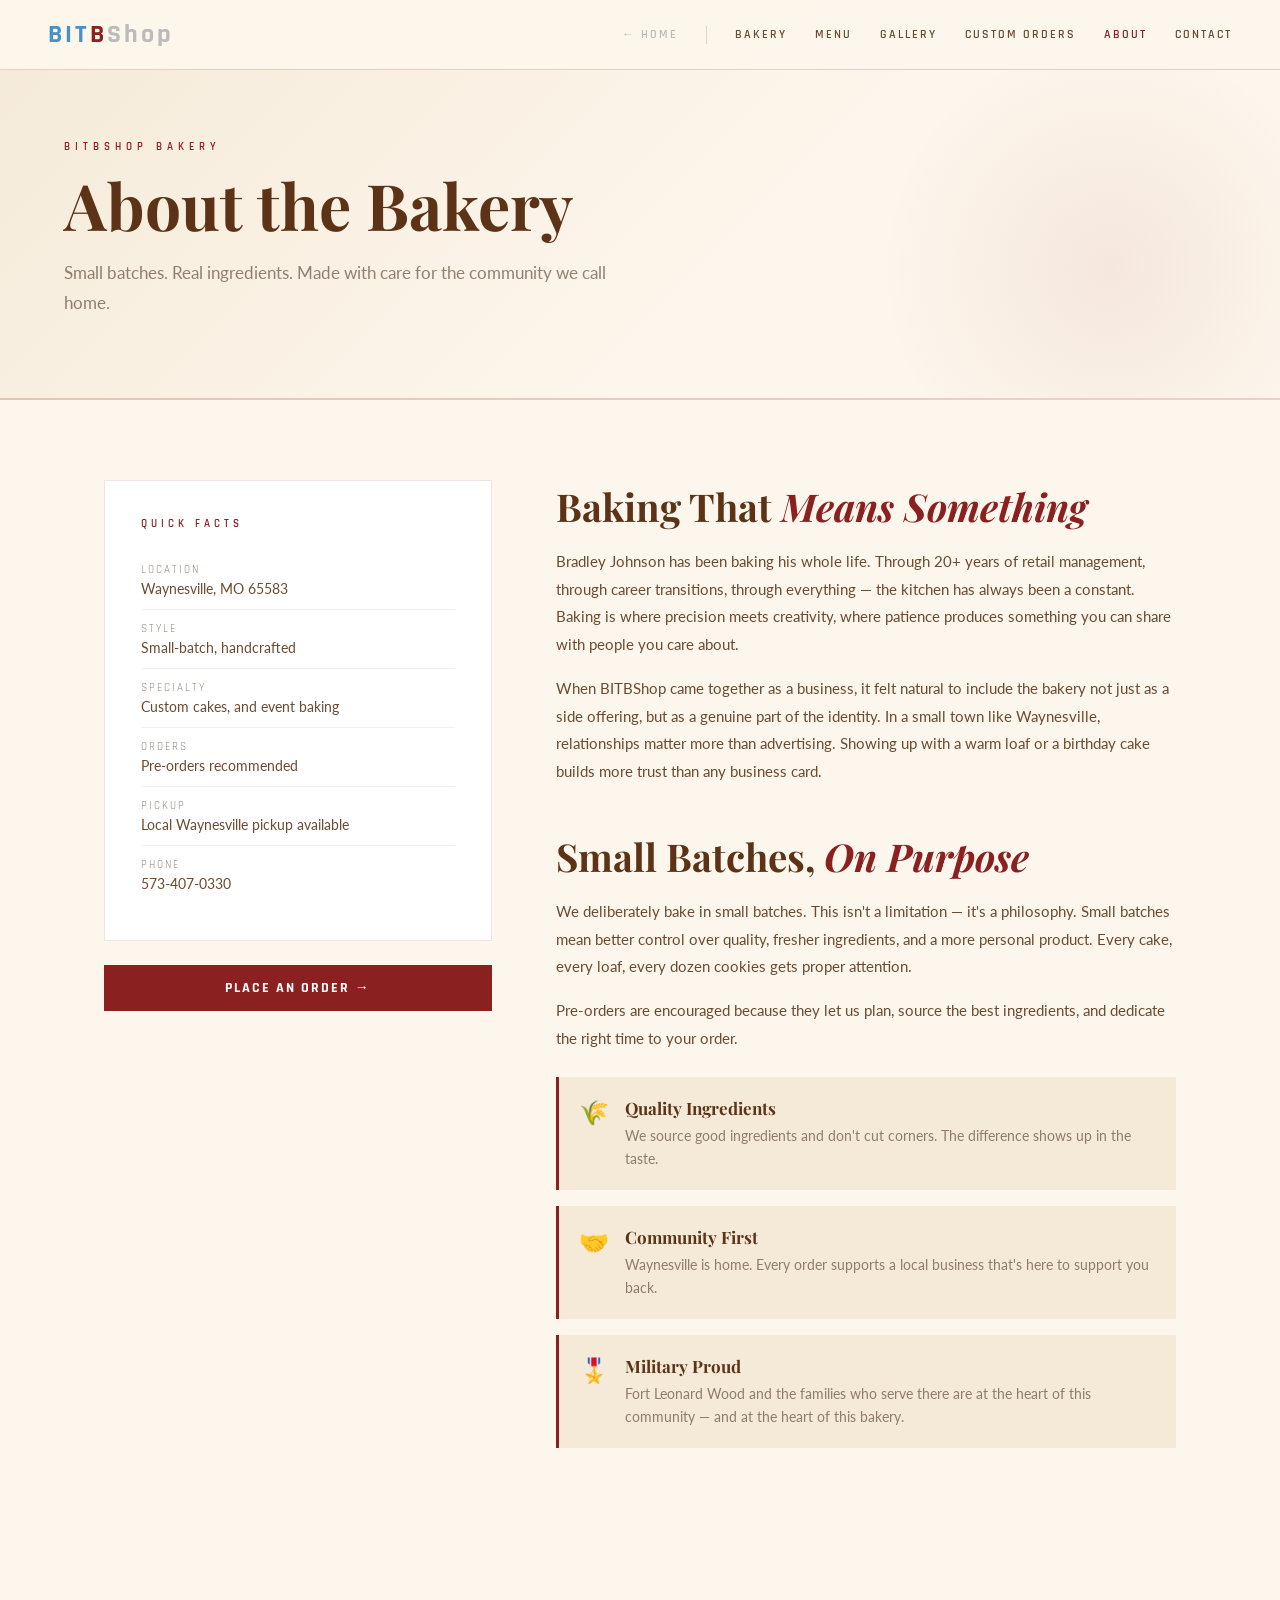
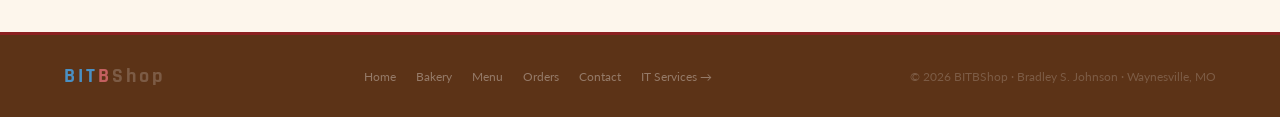
<file: bakery/about.html>
<!DOCTYPE html>
<html lang="en">
<head>
<meta charset="UTF-8">
<meta name="viewport" content="width=device-width, initial-scale=1.0">
<title>About — BITBShop Bakery</title>
<link rel="stylesheet" href="bk-shared.css">
<style>
  .about-layout { display: grid; grid-template-columns: 1fr 1.6fr; gap: 64px; align-items: start; }
  .sidebar-card { background: #fff; border: 1px solid rgba(139,32,32,0.12); padding: 36px; margin-bottom: 24px; }
  .sidebar-card h3 { font-family: 'Rajdhani', sans-serif; font-size: 11px; font-weight: 600; letter-spacing: 4px; text-transform: uppercase; color: var(--bk-red); margin-bottom: 20px; }
  .sc-item { padding: 12px 0; border-bottom: 1px solid rgba(139,32,32,0.08); display: flex; flex-direction: column; gap: 3px; }
  .sc-item:last-child { border-bottom: none; }
  .sc-label { font-size: 11px; color: var(--bk-text-dim); font-family: 'Rajdhani', sans-serif; letter-spacing: 2px; text-transform: uppercase; }
  .sc-val { font-size: 14px; color: var(--bk-text-mid); }
  .about-text h2 { font-family: 'Playfair Display', serif; font-size: clamp(26px, 3vw, 40px); color: var(--bk-brown); margin-bottom: 16px; margin-top: 44px; }
  .about-text h2:first-child { margin-top: 0; }
  .about-text h2 em { font-style: italic; color: var(--bk-red); }
  .about-text p { font-size: 15px; color: var(--bk-text-mid); line-height: 1.85; margin-bottom: 16px; }
  .values { display: flex; flex-direction: column; gap: 16px; margin: 24px 0; }
  .value-item { display: flex; align-items: flex-start; gap: 16px; padding: 20px; background: var(--bk-beige); border-left: 3px solid var(--bk-red); }
  .value-icon { font-size: 24px; flex-shrink: 0; }
  .value-text h4 { font-family: 'Playfair Display', serif; font-size: 17px; color: var(--bk-brown); margin-bottom: 5px; }
  .value-text p { font-size: 14px; color: var(--bk-text-dim); line-height: 1.65; margin: 0; }
  @media (max-width: 900px) { .about-layout { grid-template-columns: 1fr; } }
</style>
</head>
<body>
<nav>
  <a href="../index.html" class="nav-logo"><span class="bit">BIT</span><span class="b">B</span><span class="shop">Shop</span></a>
  <div class="nav-links">
    <a href="../index.html" class="home-link">← Home</a>
    <div class="nav-divider"></div>
    <a href="index.html">Bakery</a>
    <a href="menu.html">Menu</a>
    <a href="gallery.html">Gallery</a>
    <a href="orders.html">Custom Orders</a>
    <a href="about.html" class="active">About</a>
    <a href="contact.html">Contact</a>
  </div>
</nav>
<div class="page-header">
  <div class="page-header-inner">
    <p class="page-eyebrow">BITBShop Bakery</p>
    <h1 class="page-title">About the Bakery</h1>
    <p class="page-subtitle">Small batches. Real ingredients. Made with care for the community we call home.</p>
  </div>
</div>
<div class="content">
  <div class="about-layout">
    <div>
      <div class="sidebar-card">
        <h3>Quick Facts</h3>
        <div class="sc-item"><span class="sc-label">Location</span><span class="sc-val">Waynesville, MO 65583</span></div>
        <div class="sc-item"><span class="sc-label">Style</span><span class="sc-val">Small-batch, handcrafted</span></div>
        <div class="sc-item"><span class="sc-label">Specialty</span><span class="sc-val">Custom cakes, and event baking</span></div>
        <div class="sc-item"><span class="sc-label">Orders</span><span class="sc-val">Pre-orders recommended</span></div>
        <div class="sc-item"><span class="sc-label">Pickup</span><span class="sc-val">Local Waynesville pickup available</span></div>
        <div class="sc-item"><span class="sc-label">Phone</span><span class="sc-val">573-407-0330</span></div>
      </div>
      <a href="orders.html" class="btn-primary" style="width:100%;justify-content:center;">Place an Order →</a>
    </div>
    <div class="about-text">
      <h2>Baking That <em>Means Something</em></h2>
      <p>Bradley Johnson has been baking his whole life. Through 20+ years of retail management, through career transitions, through everything — the kitchen has always been a constant. Baking is where precision meets creativity, where patience produces something you can share with people you care about.</p>
      <p>When BITBShop came together as a business, it felt natural to include the bakery not just as a side offering, but as a genuine part of the identity. In a small town like Waynesville, relationships matter more than advertising. Showing up with a warm loaf or a birthday cake builds more trust than any business card.</p>
      <h2>Small Batches, <em>On Purpose</em></h2>
      <p>We deliberately bake in small batches. This isn't a limitation — it's a philosophy. Small batches mean better control over quality, fresher ingredients, and a more personal product. Every cake, every loaf, every dozen cookies gets proper attention.</p>
      <p>Pre-orders are encouraged because they let us plan, source the best ingredients, and dedicate the right time to your order.
      <div class="values">
        <div class="value-item"><div class="value-icon">🌾</div><div class="value-text"><h4>Quality Ingredients</h4><p>We source good ingredients and don't cut corners. The difference shows up in the taste.</p></div></div>
        <div class="value-item"><div class="value-icon">🤝</div><div class="value-text"><h4>Community First</h4><p>Waynesville is home. Every order supports a local business that's here to support you back.</p></div></div>
        <div class="value-item"><div class="value-icon">🎖️</div><div class="value-text"><h4>Military Proud</h4><p>Fort Leonard Wood and the families who serve there are at the heart of this community — and at the heart of this bakery.</p></div></div>
      </div>
    </div>
  </div>
</div>
<footer>
  <div class="f-logo"><span class="bit">BIT</span><span class="b">B</span><span class="shop">Shop</span></div>
  <div class="f-links">
    <a href="../index.html">Home</a>
    <a href="index.html">Bakery</a>
    <a href="menu.html">Menu</a>
    <a href="orders.html">Orders</a>
    <a href="contact.html">Contact</a>
    <a href="../it/index.html">IT Services →</a>
  </div>
  <small>© 2026 BITBShop · Bradley S. Johnson · Waynesville, MO</small>
</footer>
</body>
</html>
</file>
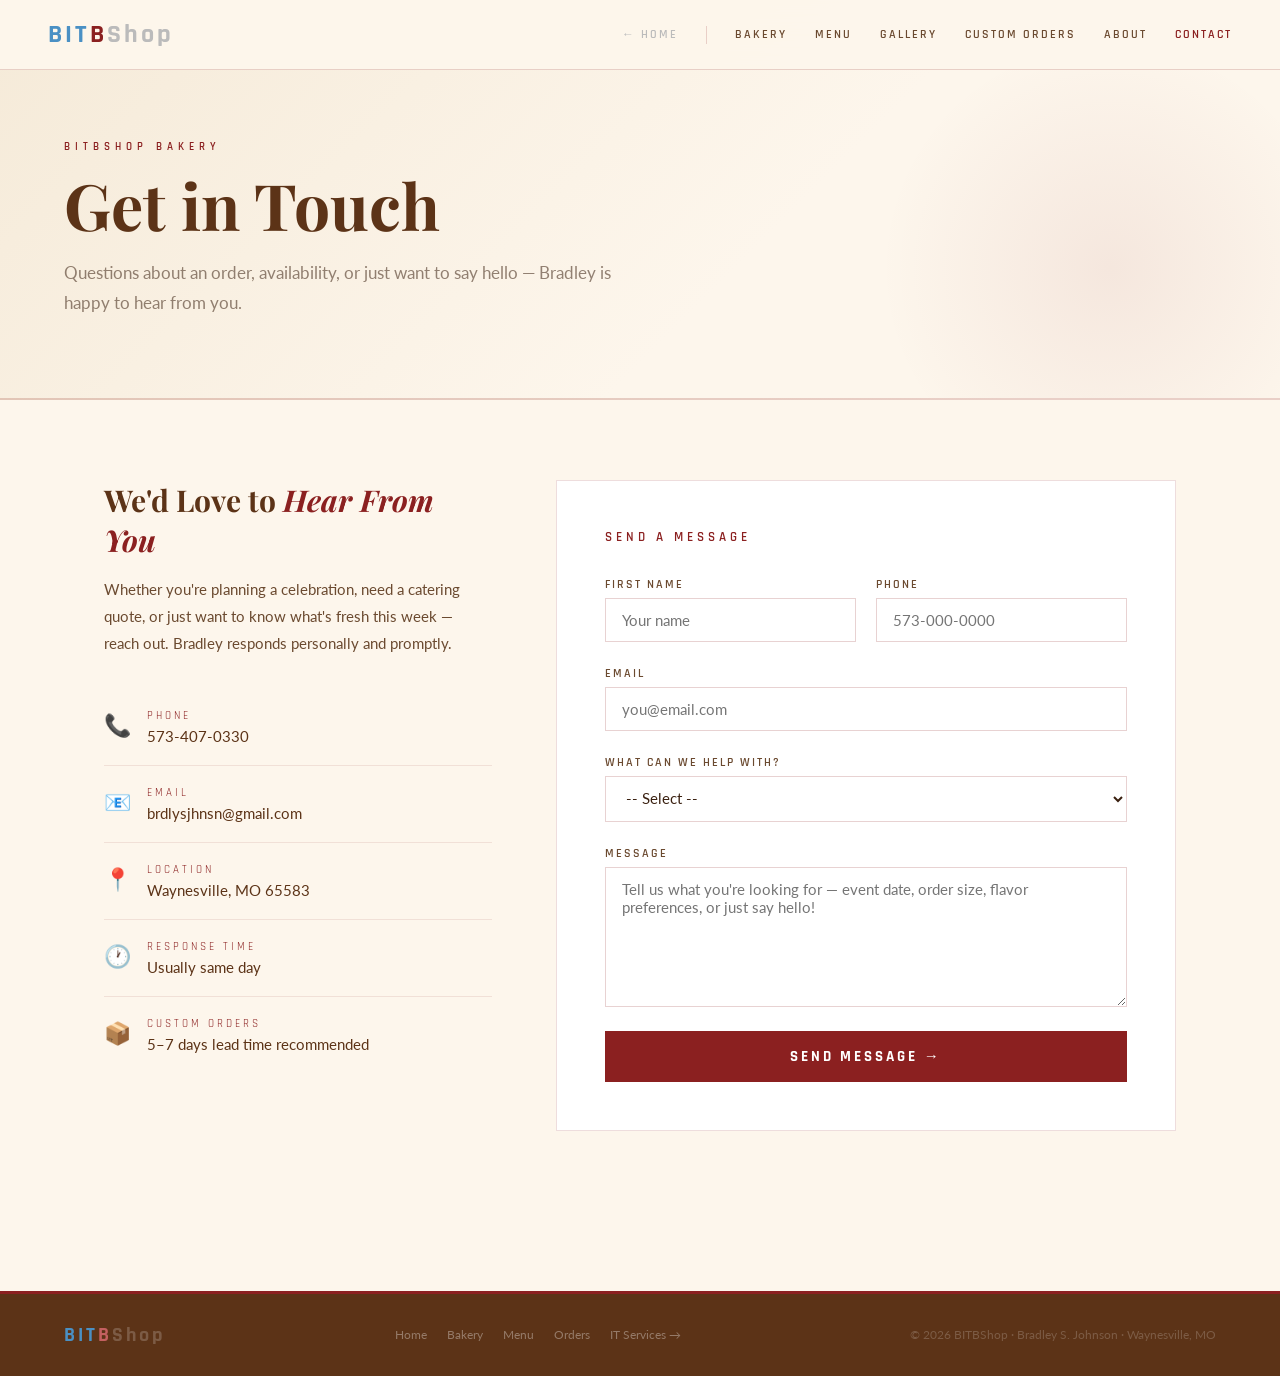
<file: bakery/contact.html>
<!DOCTYPE html>
<html lang="en">
<head>
<meta charset="UTF-8">
<meta name="viewport" content="width=device-width, initial-scale=1.0">
<title>Contact — BITBShop Bakery</title>
<link rel="stylesheet" href="bk-shared.css">
<style>
  .contact-layout { display: grid; grid-template-columns: 1fr 1.6fr; gap: 64px; }
  .contact-info-block h2 { font-family: 'Playfair Display', serif; font-size: 30px; color: var(--bk-brown); margin-bottom: 16px; }
  .contact-info-block h2 em { font-style: italic; color: var(--bk-red); }
  .contact-info-block p { font-size: 15px; color: var(--bk-text-mid); line-height: 1.8; margin-bottom: 32px; }
  .ci-items { display: flex; flex-direction: column; gap: 0; }
  .ci-item { display: flex; align-items: flex-start; gap: 16px; padding: 20px 0; border-bottom: 1px solid rgba(139,32,32,0.1); }
  .ci-item:last-child { border-bottom: none; }
  .ci-icon { font-size: 22px; flex-shrink: 0; margin-top: 2px; }
  .ci-label { font-family: 'Rajdhani', sans-serif; font-size: 11px; letter-spacing: 3px; text-transform: uppercase; color: var(--bk-red); margin-bottom: 4px; }
  .ci-val { font-size: 15px; color: var(--bk-brown); }
  .contact-form-wrap { background: #fff; border: 1px solid rgba(139,32,32,0.15); padding: 48px; }
  .contact-form-wrap h3 { font-family: 'Rajdhani', sans-serif; font-size: 13px; font-weight: 600; letter-spacing: 4px; text-transform: uppercase; color: var(--bk-red); margin-bottom: 32px; }
  .form-row { display: grid; grid-template-columns: 1fr 1fr; gap: 20px; }
  .submit-btn { width: 100%; padding: 16px; background: var(--bk-red); color: #fff; font-family: 'Rajdhani', sans-serif; font-size: 15px; font-weight: 700; letter-spacing: 3px; text-transform: uppercase; border: none; cursor: pointer; transition: background 0.25s; }
  .submit-btn:hover { background: var(--bk-red-light); }
  @media (max-width: 900px) { .contact-layout { grid-template-columns: 1fr; } .contact-form-wrap { padding: 28px 20px; } .form-row { grid-template-columns: 1fr; } }
</style>
</head>
<body>
<nav>
  <a href="../index.html" class="nav-logo"><span class="bit">BIT</span><span class="b">B</span><span class="shop">Shop</span></a>
  <div class="nav-links">
    <a href="../index.html" class="home-link">← Home</a>
    <div class="nav-divider"></div>
    <a href="index.html">Bakery</a>
    <a href="menu.html">Menu</a>
    <a href="gallery.html">Gallery</a>
    <a href="orders.html">Custom Orders</a>
    <a href="about.html">About</a>
    <a href="contact.html" class="active">Contact</a>
  </div>
</nav>
<div class="page-header">
  <div class="page-header-inner">
    <p class="page-eyebrow">BITBShop Bakery</p>
    <h1 class="page-title">Get in Touch</h1>
    <p class="page-subtitle">Questions about an order, availability, or just want to say hello — Bradley is happy to hear from you.</p>
  </div>
</div>
<div class="content">
  <div class="contact-layout">
    <div class="contact-info-block">
      <h2>We'd Love to <em>Hear From You</em></h2>
      <p>Whether you're planning a celebration, need a catering quote, or just want to know what's fresh this week — reach out. Bradley responds personally and promptly.</p>
      <div class="ci-items">
        <div class="ci-item"><span class="ci-icon">📞</span><div><div class="ci-label">Phone</div><div class="ci-val">573-407-0330</div></div></div>
        <div class="ci-item"><span class="ci-icon">📧</span><div><div class="ci-label">Email</div><div class="ci-val">brdlysjhnsn@gmail.com</div></div></div>
        <div class="ci-item"><span class="ci-icon">📍</span><div><div class="ci-label">Location</div><div class="ci-val">Waynesville, MO 65583</div></div></div>
        <div class="ci-item"><span class="ci-icon">🕐</span><div><div class="ci-label">Response Time</div><div class="ci-val">Usually same day</div></div></div>
        <div class="ci-item"><span class="ci-icon">📦</span><div><div class="ci-label">Custom Orders</div><div class="ci-val">5–7 days lead time recommended</div></div></div>
      </div>
    </div>
    <div class="contact-form-wrap">
      <h3>Send a Message</h3>
      <div class="form-row">
        <div class="form-group"><label>First Name</label><input type="text" placeholder="Your name"></div>
        <div class="form-group"><label>Phone</label><input type="tel" placeholder="573-000-0000"></div>
      </div>
      <div class="form-group"><label>Email</label><input type="email" placeholder="you@email.com"></div>
      <div class="form-group">
        <label>What Can We Help With?</label>
        <select>
          <option value="">-- Select --</option>
          <option>Custom Cake Order</option>
          <option>Event / Catering Inquiry</option>
          <option>General Availability Question</option>
          <option>Pricing Question</option>
          <option>Something Else</option>
        </select>
      </div>
      <div class="form-group"><label>Message</label><textarea placeholder="Tell us what you're looking for — event date, order size, flavor preferences, or just say hello!"></textarea></div>
      <button class="submit-btn">Send Message →</button>
    </div>
  </div>
</div>
<footer>
  <div class="f-logo"><span class="bit">BIT</span><span class="b">B</span><span class="shop">Shop</span></div>
  <div class="f-links">
    <a href="../index.html">Home</a>
    <a href="index.html">Bakery</a>
    <a href="menu.html">Menu</a>
    <a href="orders.html">Orders</a>
    <a href="../it/index.html">IT Services →</a>
  </div>
  <small>© 2026 BITBShop · Bradley S. Johnson · Waynesville, MO</small>
</footer>
</body>
</html>
</file>
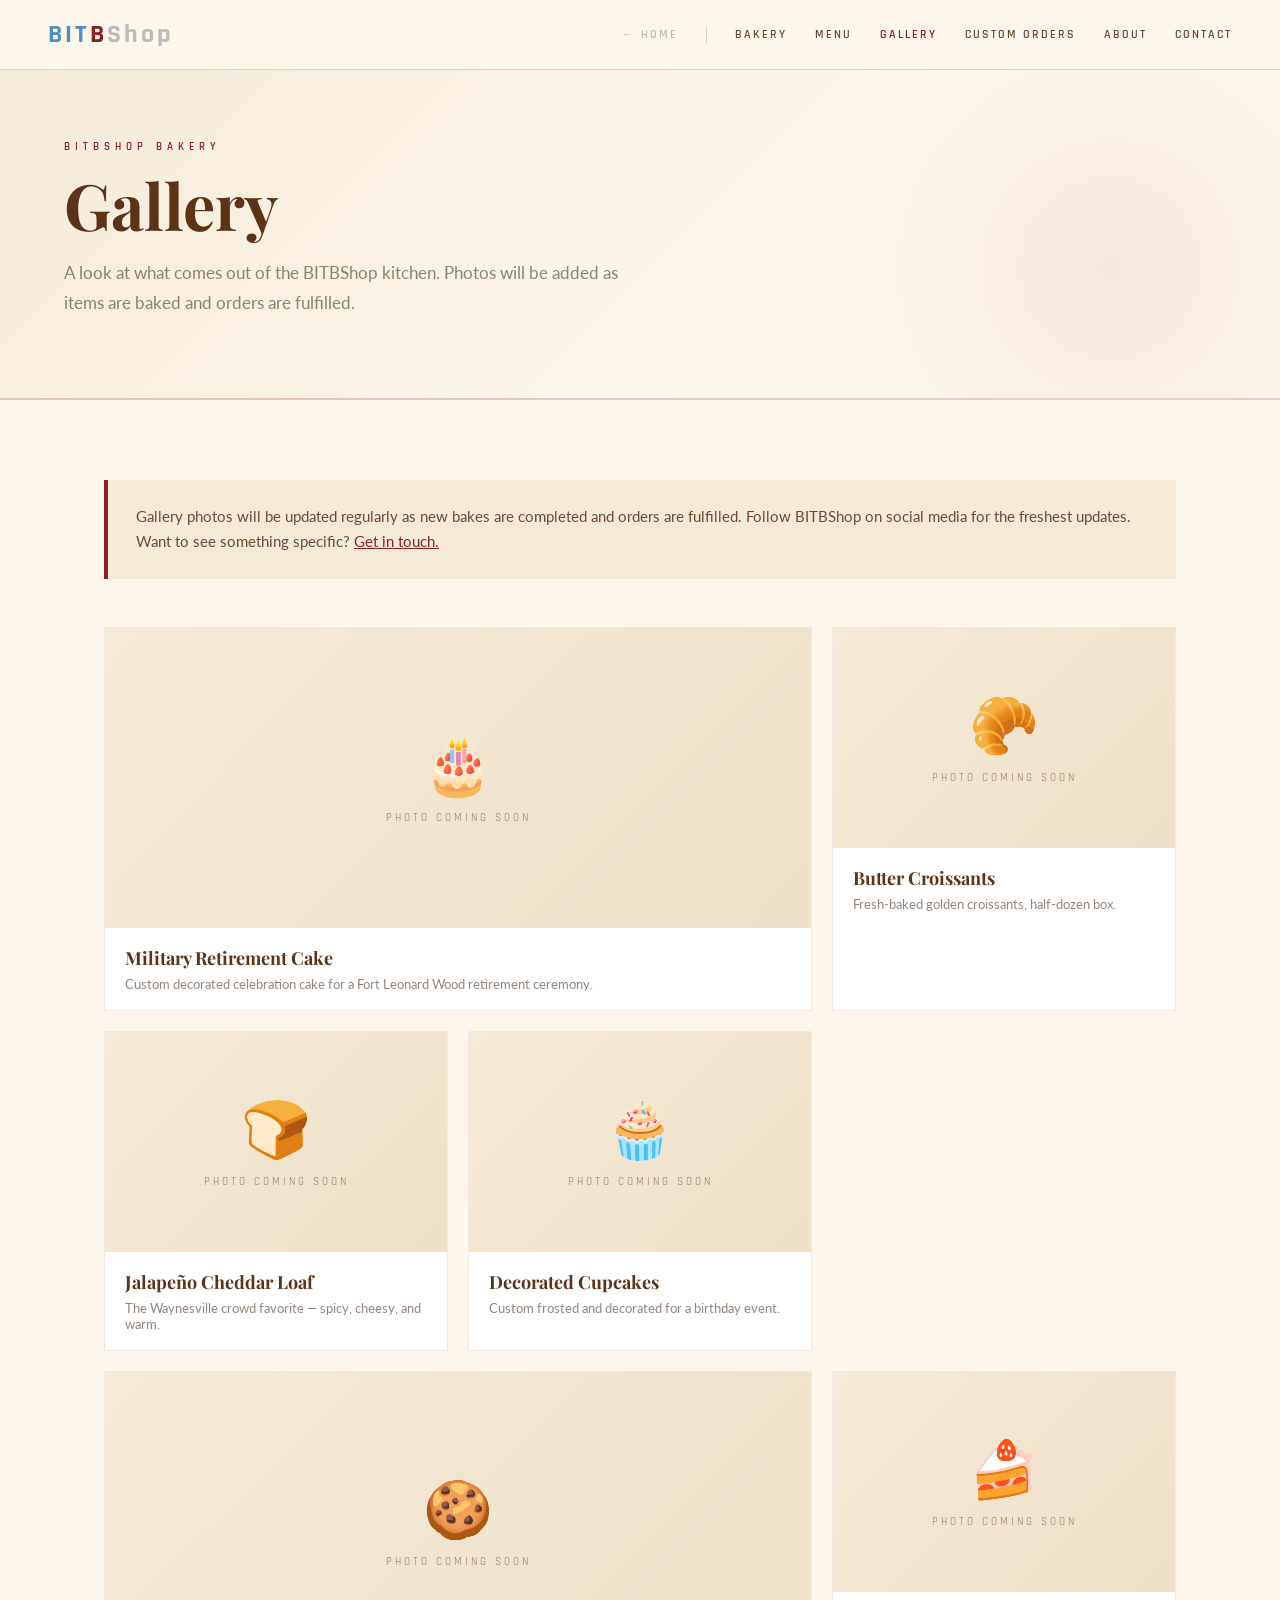
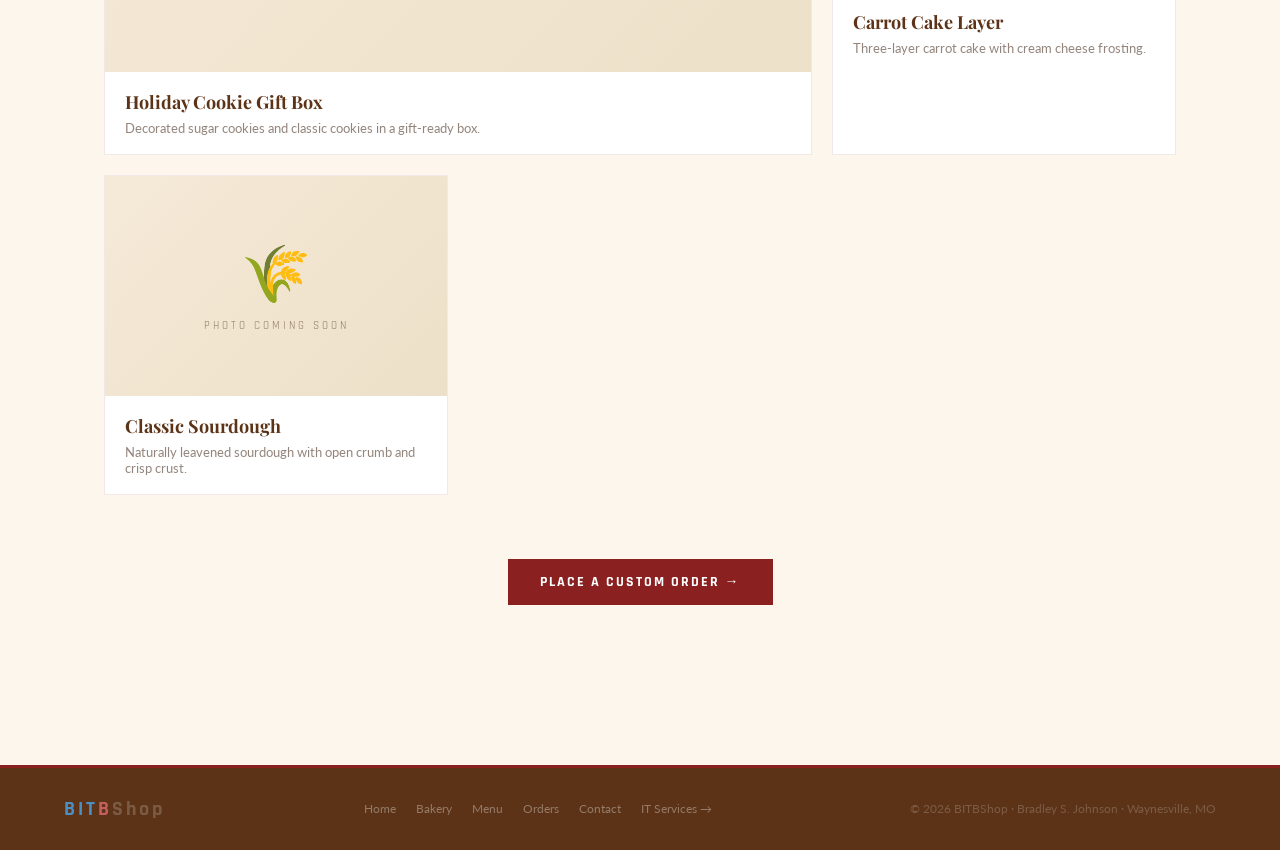
<file: bakery/gallery.html>
<!DOCTYPE html>
<html lang="en">
<head>
<meta charset="UTF-8">
<meta name="viewport" content="width=device-width, initial-scale=1.0">
<title>Gallery — BITBShop Bakery</title>
<link rel="stylesheet" href="bk-shared.css">
<style>
  .gallery-note { background: var(--bk-beige); border-left: 4px solid var(--bk-red); padding: 24px 28px; margin-bottom: 48px; }
  .gallery-note p { font-size: 15px; color: var(--bk-text-mid); line-height: 1.7; }
  .gallery-grid { display: grid; grid-template-columns: repeat(3, 1fr); gap: 20px; margin-bottom: 64px; }
  .gallery-card { background: #fff; border: 1px solid rgba(139,32,32,0.1); overflow: hidden; transition: all 0.25s; }
  .gallery-card:hover { border-color: var(--bk-red); box-shadow: 0 6px 24px rgba(139,32,32,0.1); transform: translateY(-3px); }
  .gallery-placeholder { height: 220px; display: flex; flex-direction: column; align-items: center; justify-content: center; background: linear-gradient(135deg, var(--bk-beige), var(--bk-beige-dark)); gap: 12px; }
  .gallery-placeholder span:first-child { font-size: 56px; }
  .gallery-placeholder span:last-child { font-family: 'Rajdhani', sans-serif; font-size: 11px; letter-spacing: 3px; text-transform: uppercase; color: var(--bk-text-dim); }
  .gallery-caption { padding: 18px 20px; }
  .gallery-caption h3 { font-family: 'Playfair Display', serif; font-size: 18px; color: var(--bk-brown); margin-bottom: 6px; }
  .gallery-caption p { font-size: 13px; color: var(--bk-text-dim); }
  .gallery-card.featured { grid-column: span 2; }
  .gallery-card.featured .gallery-placeholder { height: 300px; }
</style>
</head>
<body>
<nav>
  <a href="../index.html" class="nav-logo"><span class="bit">BIT</span><span class="b">B</span><span class="shop">Shop</span></a>
  <div class="nav-links">
    <a href="../index.html" class="home-link">← Home</a>
    <div class="nav-divider"></div>
    <a href="index.html">Bakery</a>
    <a href="menu.html">Menu</a>
    <a href="gallery.html" class="active">Gallery</a>
    <a href="orders.html">Custom Orders</a>
    <a href="about.html">About</a>
    <a href="contact.html">Contact</a>
  </div>
</nav>
<div class="page-header">
  <div class="page-header-inner">
    <p class="page-eyebrow">BITBShop Bakery</p>
    <h1 class="page-title">Gallery</h1>
    <p class="page-subtitle">A look at what comes out of the BITBShop kitchen. Photos will be added as items are baked and orders are fulfilled.</p>
  </div>
</div>
<div class="content">
  <div class="gallery-note">
    <p>Gallery photos will be updated regularly as new bakes are completed and orders are fulfilled. Follow BITBShop on social media for the freshest updates. Want to see something specific? <a href="contact.html" style="color:var(--bk-red);">Get in touch.</a></p>
  </div>
  <div class="gallery-grid">
    <div class="gallery-card featured">
      <div class="gallery-placeholder"><span>🎂</span><span>Photo Coming Soon</span></div>
      <div class="gallery-caption"><h3>Military Retirement Cake</h3><p>Custom decorated celebration cake for a Fort Leonard Wood retirement ceremony.</p></div>
    </div>
    <div class="gallery-card">
      <div class="gallery-placeholder"><span>🥐</span><span>Photo Coming Soon</span></div>
      <div class="gallery-caption"><h3>Butter Croissants</h3><p>Fresh-baked golden croissants, half-dozen box.</p></div>
    </div>
    <div class="gallery-card">
      <div class="gallery-placeholder"><span>🍞</span><span>Photo Coming Soon</span></div>
      <div class="gallery-caption"><h3>Jalapeño Cheddar Loaf</h3><p>The Waynesville crowd favorite — spicy, cheesy, and warm.</p></div>
    </div>
    <div class="gallery-card">
      <div class="gallery-placeholder"><span>🧁</span><span>Photo Coming Soon</span></div>
      <div class="gallery-caption"><h3>Decorated Cupcakes</h3><p>Custom frosted and decorated for a birthday event.</p></div>
    </div>
    <div class="gallery-card featured">
      <div class="gallery-placeholder"><span>🍪</span><span>Photo Coming Soon</span></div>
      <div class="gallery-caption"><h3>Holiday Cookie Gift Box</h3><p>Decorated sugar cookies and classic cookies in a gift-ready box.</p></div>
    </div>
    <div class="gallery-card">
      <div class="gallery-placeholder"><span>🍰</span><span>Photo Coming Soon</span></div>
      <div class="gallery-caption"><h3>Carrot Cake Layer</h3><p>Three-layer carrot cake with cream cheese frosting.</p></div>
    </div>
    <div class="gallery-card">
      <div class="gallery-placeholder"><span>🌾</span><span>Photo Coming Soon</span></div>
      <div class="gallery-caption"><h3>Classic Sourdough</h3><p>Naturally leavened sourdough with open crumb and crisp crust.</p></div>
    </div>
  </div>
  <div style="text-align:center;">
    <a href="orders.html" class="btn-primary">Place a Custom Order →</a>
  </div>
</div>
<footer>
  <div class="f-logo"><span class="bit">BIT</span><span class="b">B</span><span class="shop">Shop</span></div>
  <div class="f-links">
    <a href="../index.html">Home</a>
    <a href="index.html">Bakery</a>
    <a href="menu.html">Menu</a>
    <a href="orders.html">Orders</a>
    <a href="contact.html">Contact</a>
    <a href="../it/index.html">IT Services →</a>
  </div>
  <small>© 2026 BITBShop · Bradley S. Johnson · Waynesville, MO</small>
</footer>
</body>
</html>
</file>
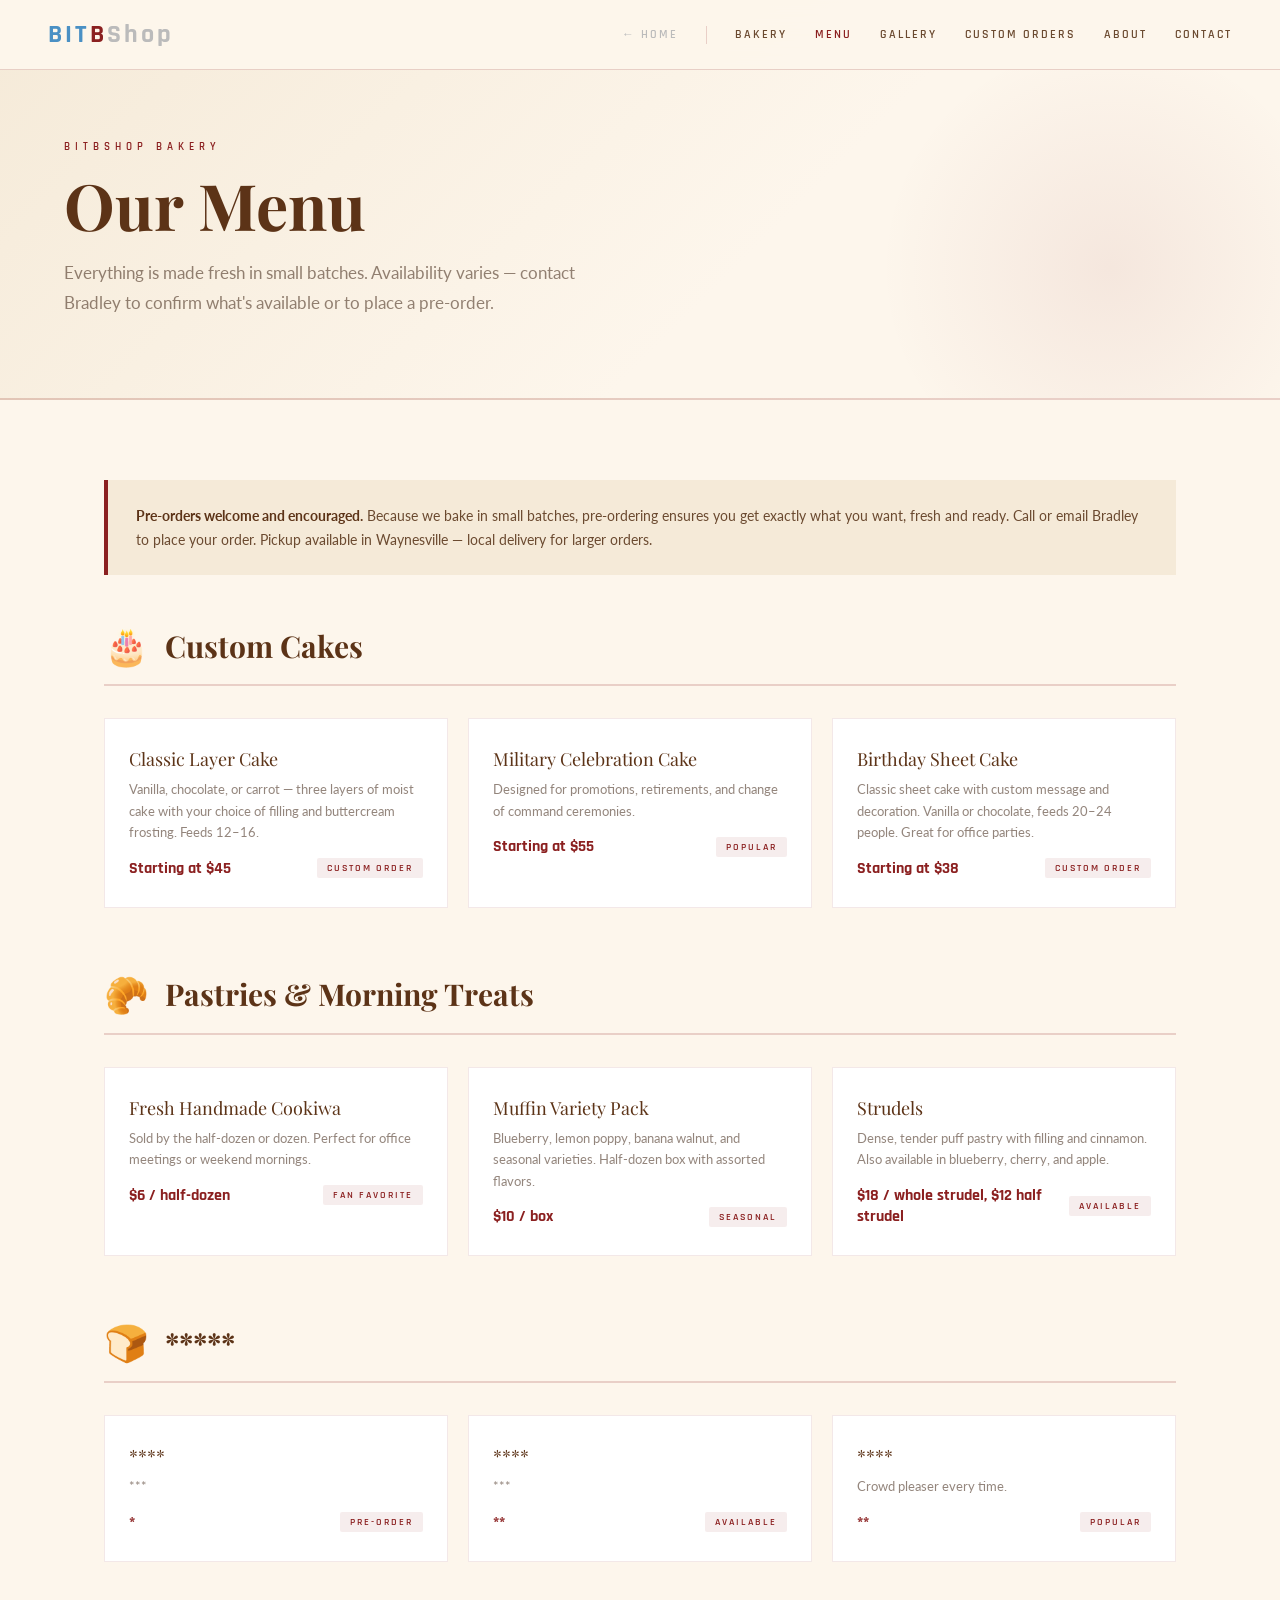
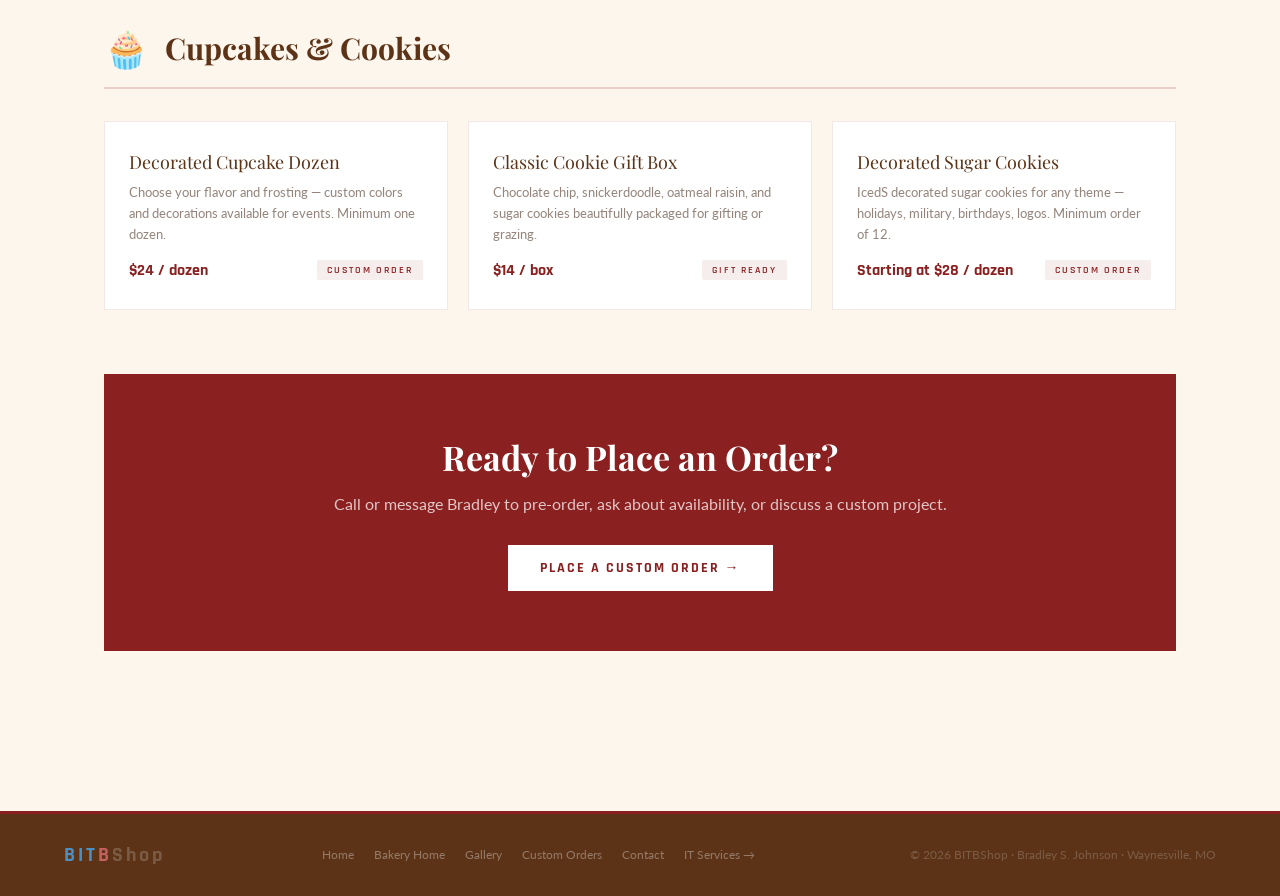
<file: bakery/menu.html>
<!DOCTYPE html>
<html lang="en">
<head>
<meta charset="UTF-8">
<meta name="viewport" content="width=device-width, initial-scale=1.0">
<title>Menu — BITBShop Bakery</title>
<link rel="stylesheet" href="bk-shared.css">
<style>
  .menu-section { margin-bottom: 64px; }
  .menu-section-header { display: flex; align-items: center; gap: 16px; margin-bottom: 32px; padding-bottom: 16px; border-bottom: 2px solid var(--bk-border); }
  .menu-section-icon { font-size: 36px; }
  .menu-section-header h2 { font-family: 'Playfair Display', serif; font-size: 30px; color: var(--bk-brown); }
  .menu-grid { display: grid; grid-template-columns: repeat(3, 1fr); gap: 20px; }
  .menu-item { background: #fff; border: 1px solid rgba(139,32,32,0.1); padding: 28px 24px; transition: all 0.25s; }
  .menu-item:hover { border-color: var(--bk-red); box-shadow: 0 4px 20px rgba(139,32,32,0.08); }
  .menu-item-name { font-family: 'Playfair Display', serif; font-size: 18px; color: var(--bk-brown); margin-bottom: 8px; }
  .menu-item-desc { font-size: 13px; color: var(--bk-text-dim); line-height: 1.65; margin-bottom: 14px; }
  .menu-item-footer { display: flex; align-items: center; justify-content: space-between; }
  .menu-item-price { font-family: 'Rajdhani', sans-serif; font-size: 16px; font-weight: 700; color: var(--bk-red); }
  .menu-item-tag { font-family: 'Rajdhani', sans-serif; font-size: 10px; font-weight: 600; letter-spacing: 2px; text-transform: uppercase; padding: 4px 10px; background: rgba(139,32,32,0.08); color: var(--bk-red); border-radius: 2px; }

  .note-box { background: var(--bk-beige); border-left: 4px solid var(--bk-red); padding: 24px 28px; margin-bottom: 48px; }
  .note-box p { font-size: 14px; color: var(--bk-text-mid); line-height: 1.7; }
  .note-box strong { color: var(--bk-brown); }

  .cta-band { background: var(--bk-red); padding: 60px; text-align: center; }
  .cta-band h2 { font-family: 'Playfair Display', serif; font-size: 34px; color: #fff; margin-bottom: 14px; }
  .cta-band p { font-size: 16px; color: rgba(255,255,255,0.75); margin-bottom: 32px; }
  .cta-band .btn-primary { background: #fff; color: var(--bk-red); }
  .cta-band .btn-primary:hover { background: var(--bk-beige); }

  @media (max-width: 900px) {
    .menu-grid { grid-template-columns: 1fr; }
    .cta-band { padding: 40px 28px; }
  }
</style>
</head>
<body>
<nav>
  <a href="../index.html" class="nav-logo"><span class="bit">BIT</span><span class="b">B</span><span class="shop">Shop</span></a>
  <div class="nav-links">
    <a href="../index.html" class="home-link">← Home</a>
    <div class="nav-divider"></div>
    <a href="index.html">Bakery</a>
    <a href="menu.html" class="active">Menu</a>
    <a href="gallery.html">Gallery</a>
    <a href="orders.html">Custom Orders</a>
    <a href="about.html">About</a>
    <a href="contact.html">Contact</a>
  </div>
</nav>

<div class="page-header">
  <div class="page-header-inner">
    <p class="page-eyebrow">BITBShop Bakery</p>
    <h1 class="page-title">Our Menu</h1>
    <p class="page-subtitle">Everything is made fresh in small batches. Availability varies — contact Bradley to confirm what's available or to place a pre-order.</p>
  </div>
</div>

<div class="content">
  <div class="note-box">
    <p><strong>Pre-orders welcome and encouraged.</strong> Because we bake in small batches, pre-ordering ensures you get exactly what you want, fresh and ready. Call or email Bradley to place your order. Pickup available in Waynesville — local delivery for larger orders.</p>
  </div>

  <!-- CAKES -->
  <div class="menu-section">
    <div class="menu-section-header">
      <span class="menu-section-icon">🎂</span>
      <h2>Custom Cakes</h2>
    </div>
    <div class="menu-grid">
      <div class="menu-item">
        <div class="menu-item-name">Classic Layer Cake</div>
        <div class="menu-item-desc">Vanilla, chocolate, or carrot — three layers of moist cake with your choice of filling and buttercream frosting. Feeds 12–16.</div>
        <div class="menu-item-footer"><span class="menu-item-price">Starting at $45</span><span class="menu-item-tag">Custom Order</span></div>
      </div>
      <div class="menu-item">
        <div class="menu-item-name">Military Celebration Cake</div>
        <div class="menu-item-desc">Designed for promotions, retirements, and change of command ceremonies.</div>
        <div class="menu-item-footer"><span class="menu-item-price">Starting at $55</span><span class="menu-item-tag">Popular</span></div>
      </div>
      <div class="menu-item">
        <div class="menu-item-name">Birthday Sheet Cake</div>
        <div class="menu-item-desc">Classic sheet cake with custom message and decoration. Vanilla or chocolate, feeds 20–24 people. Great for office parties.</div>
        <div class="menu-item-footer"><span class="menu-item-price">Starting at $38</span><span class="menu-item-tag">Custom Order</span></div>
      </div>
    </div>
  </div>

  <!-- PASTRIES -->
  <div class="menu-section">
    <div class="menu-section-header">
      <span class="menu-section-icon">🥐</span>
      <h2>Pastries & Morning Treats</h2>
    </div>
    <div class="menu-grid">
      <div class="menu-item">
        <div class="menu-item-name">Fresh Handmade Cookiwa</div>
        <div class="menu-item-desc">Sold by the half-dozen or dozen. Perfect for office meetings or weekend mornings.</div>
        <div class="menu-item-footer"><span class="menu-item-price">$6 / half-dozen</span><span class="menu-item-tag">Fan Favorite</span></div>
      </div>
      <div class="menu-item">
        <div class="menu-item-name">Muffin Variety Pack</div>
        <div class="menu-item-desc">Blueberry, lemon poppy, banana walnut, and seasonal varieties. Half-dozen box with assorted flavors.</div>
        <div class="menu-item-footer"><span class="menu-item-price">$10 / box</span><span class="menu-item-tag">Seasonal</span></div>
      </div>
      <div class="menu-item">
        <div class="menu-item-name">Strudels</div>
        <div class="menu-item-desc">Dense, tender puff pastry with filling and cinnamon. Also available in blueberry, cherry, and apple.</div>
        <div class="menu-item-footer"><span class="menu-item-price">$18 / whole strudel, $12 half strudel</span><span class="menu-item-tag">Available</span></div>
      </div>
    </div>
  </div>

  <!-- BREADS -->
  <div class="menu-section">
    <div class="menu-section-header">
      <span class="menu-section-icon">🍞</span>
      <h2>*****</h2>
    </div>
    <div class="menu-grid">
      <div class="menu-item">
        <div class="menu-item-name">****</div>
        <div class="menu-item-desc">***</div>
        <div class="menu-item-footer"><span class="menu-item-price">*</span><span class="menu-item-tag">Pre-Order</span></div>
      </div>
      <div class="menu-item">
        <div class="menu-item-name">****</div>
        <div class="menu-item-desc">***</div>
        <div class="menu-item-footer"><span class="menu-item-price">**</span><span class="menu-item-tag">Available</span></div>
      </div>
      <div class="menu-item">
        <div class="menu-item-name">****</div>
        <div class="menu-item-desc">Crowd pleaser every time.</div>
        <div class="menu-item-footer"><span class="menu-item-price">**</span><span class="menu-item-tag">Popular</span></div>
      </div>
    </div>
  </div>

  <!-- COOKIES & CUPCAKES -->
  <div class="menu-section">
    <div class="menu-section-header">
      <span class="menu-section-icon">🧁</span>
      <h2>Cupcakes & Cookies</h2>
    </div>
    <div class="menu-grid">
      <div class="menu-item">
        <div class="menu-item-name">Decorated Cupcake Dozen</div>
        <div class="menu-item-desc">Choose your flavor and frosting — custom colors and decorations available for events. Minimum one dozen.</div>
        <div class="menu-item-footer"><span class="menu-item-price">$24 / dozen</span><span class="menu-item-tag">Custom Order</span></div>
      </div>
      <div class="menu-item">
        <div class="menu-item-name">Classic Cookie Gift Box</div>
        <div class="menu-item-desc">Chocolate chip, snickerdoodle, oatmeal raisin, and sugar cookies beautifully packaged for gifting or grazing.</div>
        <div class="menu-item-footer"><span class="menu-item-price">$14 / box</span><span class="menu-item-tag">Gift Ready</span></div>
      </div>
      <div class="menu-item">
        <div class="menu-item-name">Decorated Sugar Cookies</div>
        <div class="menu-item-desc">IcedS decorated sugar cookies for any theme — holidays, military, birthdays, logos. Minimum order of 12.</div>
        <div class="menu-item-footer"><span class="menu-item-price">Starting at $28 / dozen</span><span class="menu-item-tag">Custom Order</span></div>
      </div>
    </div>
  </div>

  <div class="cta-band">
    <h2>Ready to Place an Order?</h2>
    <p>Call or message Bradley to pre-order, ask about availability, or discuss a custom project.</p>
    <a href="orders.html" class="btn-primary">Place a Custom Order →</a>
  </div>
</div>

<footer>
  <div class="f-logo"><span class="bit">BIT</span><span class="b">B</span><span class="shop">Shop</span></div>
  <div class="f-links">
    <a href="../index.html">Home</a>
    <a href="index.html">Bakery Home</a>
    <a href="gallery.html">Gallery</a>
    <a href="orders.html">Custom Orders</a>
    <a href="contact.html">Contact</a>
    <a href="../it/index.html">IT Services →</a>
  </div>
  <small>© 2026 BITBShop · Bradley S. Johnson · Waynesville, MO</small>
</footer>
</body>
</html>
</file>
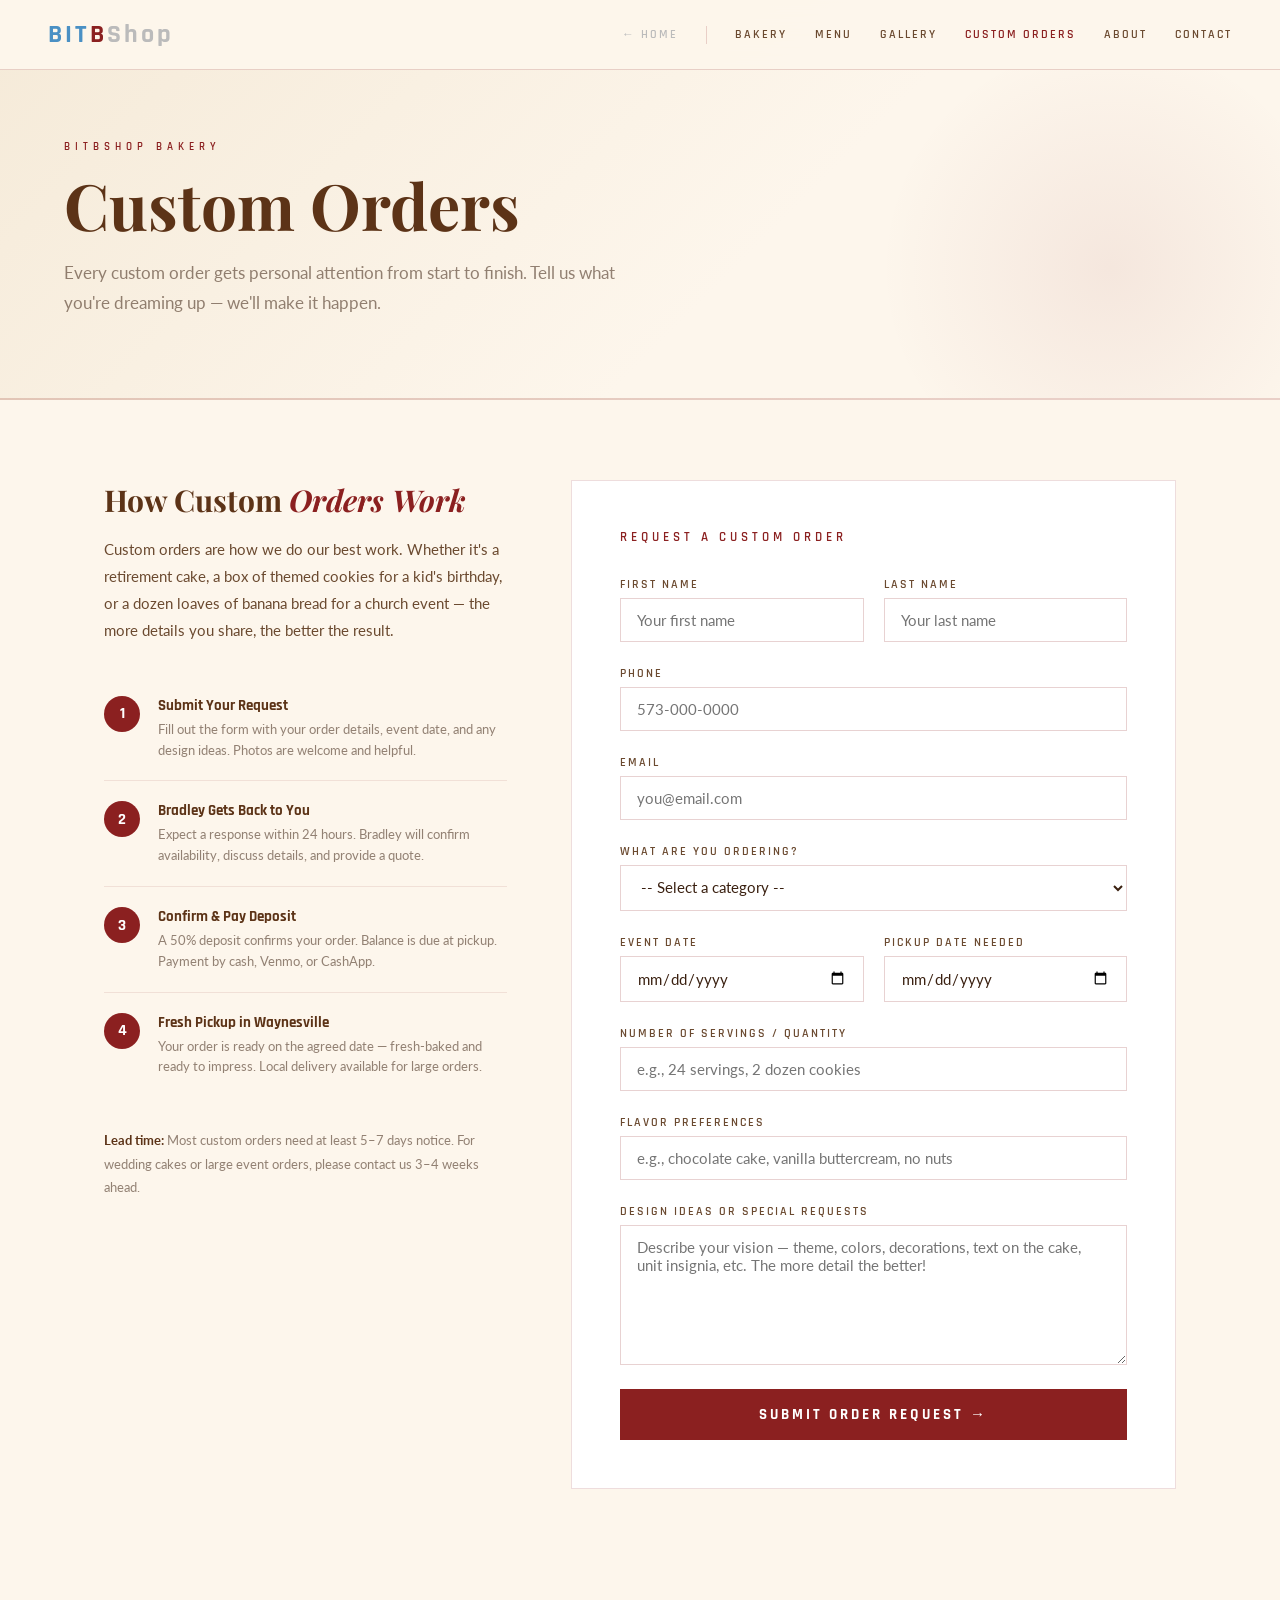
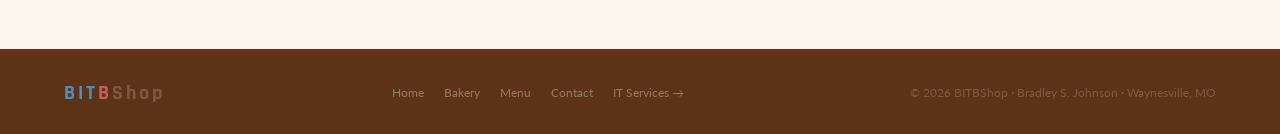
<file: bakery/orders.html>
<!DOCTYPE html>
<html lang="en">
<head>
<meta charset="UTF-8">
<meta name="viewport" content="width=device-width, initial-scale=1.0">
<title>Custom Orders — BITBShop Bakery</title>
<link rel="stylesheet" href="bk-shared.css">
<style>
  .order-layout { display: grid; grid-template-columns: 1fr 1.5fr; gap: 64px; }
  .order-info h2 { font-family: 'Playfair Display', serif; font-size: 30px; color: var(--bk-brown); margin-bottom: 16px; }
  .order-info h2 em { font-style: italic; color: var(--bk-red); }
  .order-info p { font-size: 15px; color: var(--bk-text-mid); line-height: 1.8; margin-bottom: 16px; }
  .order-steps { list-style: none; display: flex; flex-direction: column; gap: 0; margin: 32px 0; }
  .os-item { display: flex; gap: 18px; padding: 20px 0; border-bottom: 1px solid rgba(139,32,32,0.1); align-items: flex-start; }
  .os-item:last-child { border-bottom: none; }
  .os-num { width: 36px; height: 36px; border-radius: 50%; background: var(--bk-red); color: #fff; display: flex; align-items: center; justify-content: center; font-family: 'Rajdhani', sans-serif; font-weight: 700; font-size: 16px; flex-shrink: 0; }
  .os-text h4 { font-family: 'Rajdhani', sans-serif; font-size: 15px; font-weight: 700; color: var(--bk-brown); margin-bottom: 4px; }
  .os-text p { font-size: 13px; color: var(--bk-text-dim); line-height: 1.6; margin: 0; }
  .order-form-wrap { background: #fff; border: 1px solid rgba(139,32,32,0.15); padding: 48px; }
  .order-form-wrap h3 { font-family: 'Rajdhani', sans-serif; font-size: 13px; font-weight: 600; letter-spacing: 4px; text-transform: uppercase; color: var(--bk-red); margin-bottom: 32px; }
  .form-row { display: grid; grid-template-columns: 1fr 1fr; gap: 20px; }
  .submit-btn { width: 100%; padding: 16px; background: var(--bk-red); color: #fff; font-family: 'Rajdhani', sans-serif; font-size: 15px; font-weight: 700; letter-spacing: 3px; text-transform: uppercase; border: none; cursor: pointer; transition: background 0.25s; }
  .submit-btn:hover { background: var(--bk-red-light); }
  @media (max-width: 900px) { .order-layout { grid-template-columns: 1fr; } .order-form-wrap { padding: 28px 20px; } .form-row { grid-template-columns: 1fr; } }
</style>
</head>
<body>
<nav>
  <a href="../index.html" class="nav-logo"><span class="bit">BIT</span><span class="b">B</span><span class="shop">Shop</span></a>
  <div class="nav-links">
    <a href="../index.html" class="home-link">← Home</a>
    <div class="nav-divider"></div>
    <a href="index.html">Bakery</a>
    <a href="menu.html">Menu</a>
    <a href="gallery.html">Gallery</a>
    <a href="orders.html" class="active">Custom Orders</a>
    <a href="about.html">About</a>
    <a href="contact.html">Contact</a>
  </div>
</nav>
<div class="page-header">
  <div class="page-header-inner">
    <p class="page-eyebrow">BITBShop Bakery</p>
    <h1 class="page-title">Custom Orders</h1>
    <p class="page-subtitle">Every custom order gets personal attention from start to finish. Tell us what you're dreaming up — we'll make it happen.</p>
  </div>
</div>
<div class="content">
  <div class="order-layout">
    <div class="order-info">
      <h2>How Custom <em>Orders Work</em></h2>
      <p>Custom orders are how we do our best work. Whether it's a retirement cake, a box of themed cookies for a kid's birthday, or a dozen loaves of banana bread for a church event — the more details you share, the better the result.</p>
      <ul class="order-steps">
        <li class="os-item"><div class="os-num">1</div><div class="os-text"><h4>Submit Your Request</h4><p>Fill out the form with your order details, event date, and any design ideas. Photos are welcome and helpful.</p></div></li>
        <li class="os-item"><div class="os-num">2</div><div class="os-text"><h4>Bradley Gets Back to You</h4><p>Expect a response within 24 hours. Bradley will confirm availability, discuss details, and provide a quote.</p></div></li>
        <li class="os-item"><div class="os-num">3</div><div class="os-text"><h4>Confirm & Pay Deposit</h4><p>A 50% deposit confirms your order. Balance is due at pickup. Payment by cash, Venmo, or CashApp.</p></div></li>
        <li class="os-item"><div class="os-num">4</div><div class="os-text"><h4>Fresh Pickup in Waynesville</h4><p>Your order is ready on the agreed date — fresh-baked and ready to impress. Local delivery available for large orders.</p></div></li>
      </ul>
      <p style="font-size:13px;color:var(--bk-text-dim);"><strong style="color:var(--bk-brown);">Lead time:</strong> Most custom orders need at least 5–7 days notice. For wedding cakes or large event orders, please contact us 3–4 weeks ahead.</p>
    </div>
    <div class="order-form-wrap">
      <h3>Request a Custom Order</h3>
      <div class="form-row">
        <div class="form-group"><label>First Name</label><input type="text" placeholder="Your first name"></div>
        <div class="form-group"><label>Last Name</label><input type="text" placeholder="Your last name"></div>
      </div>
      <div class="form-group"><label>Phone</label><input type="tel" placeholder="573-000-0000"></div>
      <div class="form-group"><label>Email</label><input type="email" placeholder="you@email.com"></div>
      <div class="form-group">
        <label>What Are You Ordering?</label>
        <select>
          <option value="">-- Select a category --</option>
          <option>Custom Cake (Birthday, Celebration)</option>
          <option>Military / Retirement Cake</option>
          <option>Sheet Cake (Large Group)</option>
          <option>Cupcakes (Decorated)</option>
          <option>Decorated Sugar Cookies</option>
          <option>Cookie Gift Box</option>
          <option>Artisan Bread (Multiple Loaves)</option>
          <option>Pastry / Catering Order</option>
          <option>Other — I'll describe below</option>
        </select>
      </div>
      <div class="form-row">
        <div class="form-group"><label>Event Date</label><input type="date"></div>
        <div class="form-group"><label>Pickup Date Needed</label><input type="date"></div>
      </div>
      <div class="form-group"><label>Number of Servings / Quantity</label><input type="text" placeholder="e.g., 24 servings, 2 dozen cookies"></div>
      <div class="form-group"><label>Flavor Preferences</label><input type="text" placeholder="e.g., chocolate cake, vanilla buttercream, no nuts"></div>
      <div class="form-group"><label>Design Ideas or Special Requests</label><textarea placeholder="Describe your vision — theme, colors, decorations, text on the cake, unit insignia, etc. The more detail the better!"></textarea></div>
      <button class="submit-btn">Submit Order Request →</button>
    </div>
  </div>
</div>
<footer>
  <div class="f-logo"><span class="bit">BIT</span><span class="b">B</span><span class="shop">Shop</span></div>
  <div class="f-links">
    <a href="../index.html">Home</a>
    <a href="index.html">Bakery</a>
    <a href="menu.html">Menu</a>
    <a href="contact.html">Contact</a>
    <a href="../it/index.html">IT Services →</a>
  </div>
  <small>© 2026 BITBShop · Bradley S. Johnson · Waynesville, MO</small>
</footer>
</body>
</html>
</file>
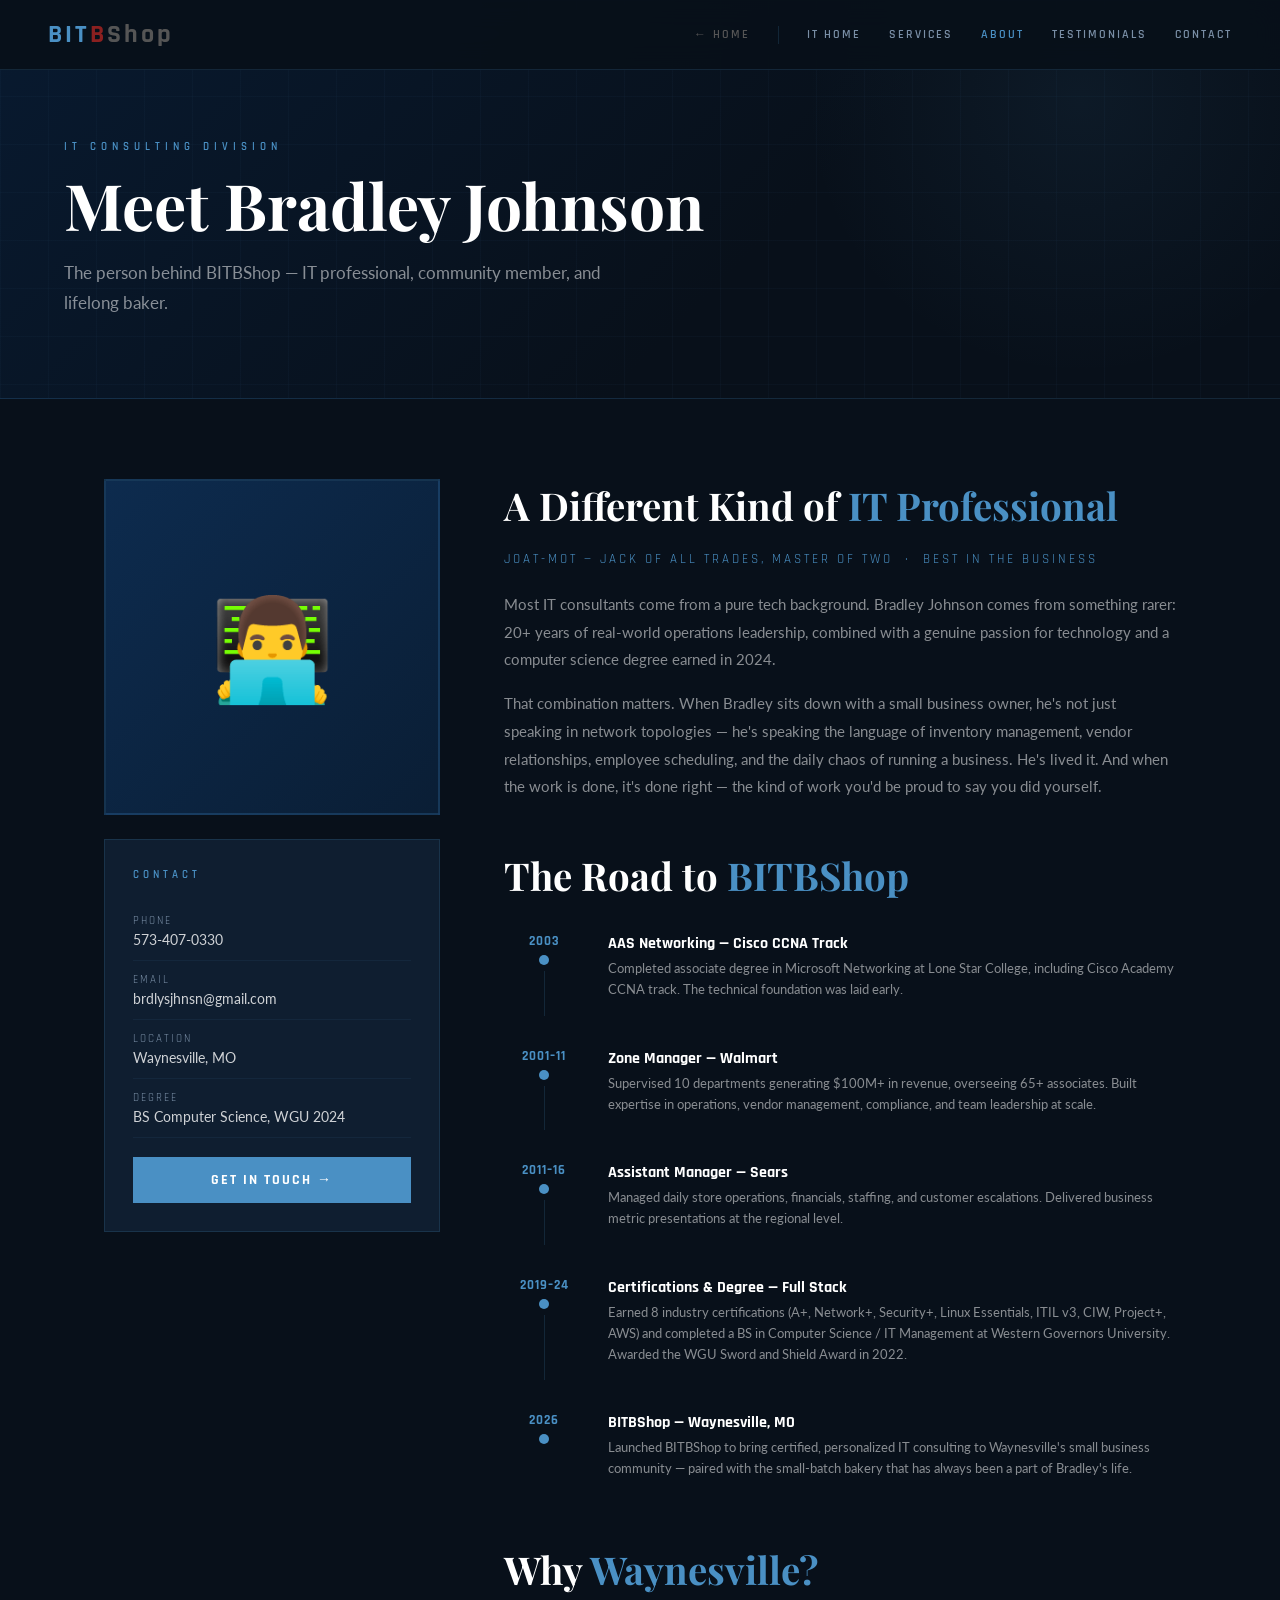
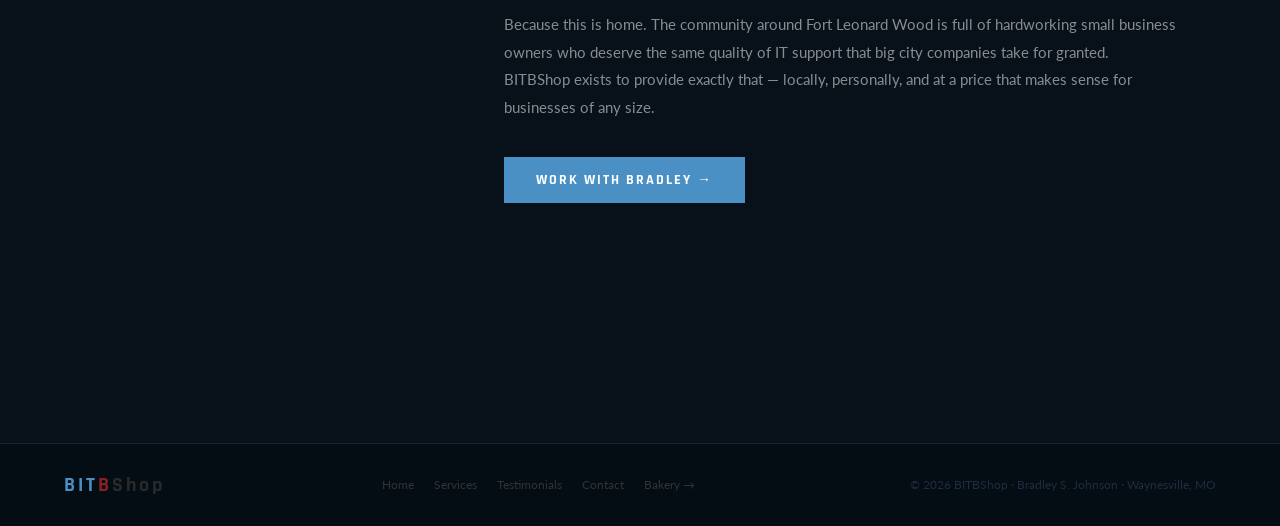
<file: it/about.html>
<!DOCTYPE html>
<html lang="en">
<head>
<meta charset="UTF-8">
<meta name="viewport" content="width=device-width, initial-scale=1.0">
<title>About Bradley — BITBShop IT</title>
<link rel="stylesheet" href="it-shared.css">
<style>
  .about-grid { display: grid; grid-template-columns: 1fr 2fr; gap: 64px; margin-bottom: 80px; align-items: start; }
  .about-sidebar { position: sticky; top: 100px; }
  .about-avatar { width: 100%; aspect-ratio: 1; background: linear-gradient(135deg, var(--it-navy), #0a1e35); border: 2px solid var(--it-border); display: flex; align-items: center; justify-content: center; font-size: 100px; margin-bottom: 24px; }
  .contact-card { background: var(--it-card); border: 1px solid var(--it-border); padding: 28px; }
  .contact-card h3 { font-family: 'Rajdhani', sans-serif; font-size: 11px; font-weight: 600; letter-spacing: 4px; text-transform: uppercase; color: var(--it-sky); margin-bottom: 20px; }
  .cc-item { display: flex; flex-direction: column; gap: 3px; padding: 12px 0; border-bottom: 1px solid rgba(74,144,196,0.08); }
  .cc-item:last-child { border-bottom: none; }
  .cc-label { font-size: 11px; color: var(--it-steel); font-family: 'Rajdhani', sans-serif; letter-spacing: 2px; text-transform: uppercase; }
  .cc-val { font-size: 14px; color: rgba(255,255,255,0.8); }

  .about-body h2 { font-family: 'Playfair Display', serif; font-size: clamp(28px, 3vw, 42px); color: #fff; margin-bottom: 16px; margin-top: 48px; }
  .about-body h2:first-child { margin-top: 0; }
  .about-body h2 em { font-style: normal; color: var(--it-sky); }
  .about-body p { font-size: 15px; color: var(--text-dim); line-height: 1.85; margin-bottom: 16px; }

  .timeline { display: flex; flex-direction: column; gap: 0; margin: 32px 0; }
  .tl-item { display: flex; gap: 24px; position: relative; padding-bottom: 32px; }
  .tl-item:last-child { padding-bottom: 0; }
  .tl-left { display: flex; flex-direction: column; align-items: center; gap: 0; flex-shrink: 0; width: 80px; }
  .tl-year { font-family: 'Rajdhani', sans-serif; font-size: 13px; font-weight: 700; color: var(--it-sky); letter-spacing: 1px; }
  .tl-dot { width: 10px; height: 10px; border-radius: 50%; background: var(--it-sky); margin: 6px 0; flex-shrink: 0; }
  .tl-line { flex: 1; width: 1px; background: var(--it-border); }
  .tl-item:last-child .tl-line { display: none; }
  .tl-content h4 { font-family: 'Rajdhani', sans-serif; font-size: 16px; font-weight: 700; color: #fff; margin-bottom: 4px; }
  .tl-content p { font-size: 13px; color: var(--text-dim); line-height: 1.6; }

  @media (max-width: 900px) {
    .about-grid { grid-template-columns: 1fr; }
    .about-sidebar { position: static; }
    .about-avatar { max-width: 200px; }
  }
</style>
</head>
<body>
<nav>
  <a href="../index.html" class="nav-logo"><span class="bit">BIT</span><span class="b">B</span><span class="shop">Shop</span></a>
  <div class="nav-links">
    <a href="../index.html" class="home-link">← Home</a>
    <div class="nav-divider"></div>
    <a href="index.html">IT Home</a>
    <a href="services.html">Services</a>
    <a href="about.html" class="active">About</a>
    <a href="testimonials.html">Testimonials</a>
    <a href="contact.html">Contact</a>
  </div>
</nav>

<div class="page-header">
  <div class="page-header-grid"></div>
  <div class="page-header-inner">
    <p class="page-eyebrow">IT Consulting Division</p>
    <h1 class="page-title">Meet Bradley Johnson</h1>
    <p class="page-subtitle">The person behind BITBShop — IT professional, community member, and lifelong baker.</p>
  </div>
</div>

<div class="content">
  <div class="about-grid">
    <div class="about-sidebar">
      <div class="about-avatar">👨‍💻</div>
      <div class="contact-card">
        <h3>Contact</h3>
        <div class="cc-item"><span class="cc-label">Phone</span><span class="cc-val">573-407-0330</span></div>
        <div class="cc-item"><span class="cc-label">Email</span><span class="cc-val">brdlysjhnsn@gmail.com</span></div>
        <div class="cc-item"><span class="cc-label">Location</span><span class="cc-val">Waynesville, MO</span></div>
        <div class="cc-item"><span class="cc-label">Degree</span><span class="cc-val">BS Computer Science, WGU 2024</span></div>
        <br>
        <a href="contact.html" class="btn-primary" style="width:100%;justify-content:center;">Get In Touch →</a>
      </div>
    </div>
    <div class="about-body">
      <h2>A Different Kind of <em>IT Professional</em></h2>
      <p style="font-family:'Rajdhani',sans-serif;font-size:13px;letter-spacing:3px;text-transform:uppercase;color:var(--it-sky);margin-bottom:20px;">JOAT-MOT — Jack of All Trades, Master of Two &nbsp;·&nbsp; Best in the Business</p>
      <p>Most IT consultants come from a pure tech background. Bradley Johnson comes from something rarer: 20+ years of real-world operations leadership, combined with a genuine passion for technology and a computer science degree earned in 2024.</p>
      <p>That combination matters. When Bradley sits down with a small business owner, he's not just speaking in network topologies — he's speaking the language of inventory management, vendor relationships, employee scheduling, and the daily chaos of running a business. He's lived it. And when the work is done, it's done right — the kind of work you'd be proud to say you did yourself.</p>

      <h2>The Road to <em>BITBShop</em></h2>
      <div class="timeline">
        <div class="tl-item">
          <div class="tl-left"><span class="tl-year">2003</span><div class="tl-dot"></div><div class="tl-line"></div></div>
          <div class="tl-content"><h4>AAS Networking — Cisco CCNA Track</h4><p>Completed associate degree in Microsoft Networking at Lone Star College, including Cisco Academy CCNA track. The technical foundation was laid early.</p></div>
        </div>
        <div class="tl-item">
          <div class="tl-left"><span class="tl-year">2001–11</span><div class="tl-dot"></div><div class="tl-line"></div></div>
          <div class="tl-content"><h4>Zone Manager — Walmart</h4><p>Supervised 10 departments generating $100M+ in revenue, overseeing 65+ associates. Built expertise in operations, vendor management, compliance, and team leadership at scale.</p></div>
        </div>
        <div class="tl-item">
          <div class="tl-left"><span class="tl-year">2011–16</span><div class="tl-dot"></div><div class="tl-line"></div></div>
          <div class="tl-content"><h4>Assistant Manager — Sears</h4><p>Managed daily store operations, financials, staffing, and customer escalations. Delivered business metric presentations at the regional level.</p></div>
        </div>
        <div class="tl-item">
          <div class="tl-left"><span class="tl-year">2019–24</span><div class="tl-dot"></div><div class="tl-line"></div></div>
          <div class="tl-content"><h4>Certifications &amp; Degree — Full Stack</h4><p>Earned 8 industry certifications (A+, Network+, Security+, Linux Essentials, ITIL v3, CIW, Project+, AWS) and completed a BS in Computer Science / IT Management at Western Governors University. Awarded the WGU Sword and Shield Award in 2022.</p></div>
        </div>
        <div class="tl-item">
          <div class="tl-left"><span class="tl-year">2026</span><div class="tl-dot"></div><div class="tl-line"></div></div>
          <div class="tl-content"><h4>BITBShop — Waynesville, MO</h4><p>Launched BITBShop to bring certified, personalized IT consulting to Waynesville's small business community — paired with the small-batch bakery that has always been a part of Bradley's life.</p></div>
        </div>
      </div>

      <h2>Why <em>Waynesville?</em></h2>
      <p>Because this is home. The community around Fort Leonard Wood is full of hardworking small business owners who deserve the same quality of IT support that big city companies take for granted. BITBShop exists to provide exactly that — locally, personally, and at a price that makes sense for businesses of any size.</p>
      <br>
      <a href="contact.html" class="btn-primary">Work With Bradley →</a>
    </div>
  </div>
</div>

<footer>
  <div class="f-logo"><span class="bit">BIT</span><span class="b">B</span><span class="shop">Shop</span></div>
  <div class="f-links">
    <a href="../index.html">Home</a>
    <a href="services.html">Services</a>
    <a href="testimonials.html">Testimonials</a>
    <a href="contact.html">Contact</a>
    <a href="../bakery/index.html">Bakery →</a>
  </div>
  <small>© 2026 BITBShop · Bradley S. Johnson · Waynesville, MO</small>
</footer>
</body>
</html>
</file>
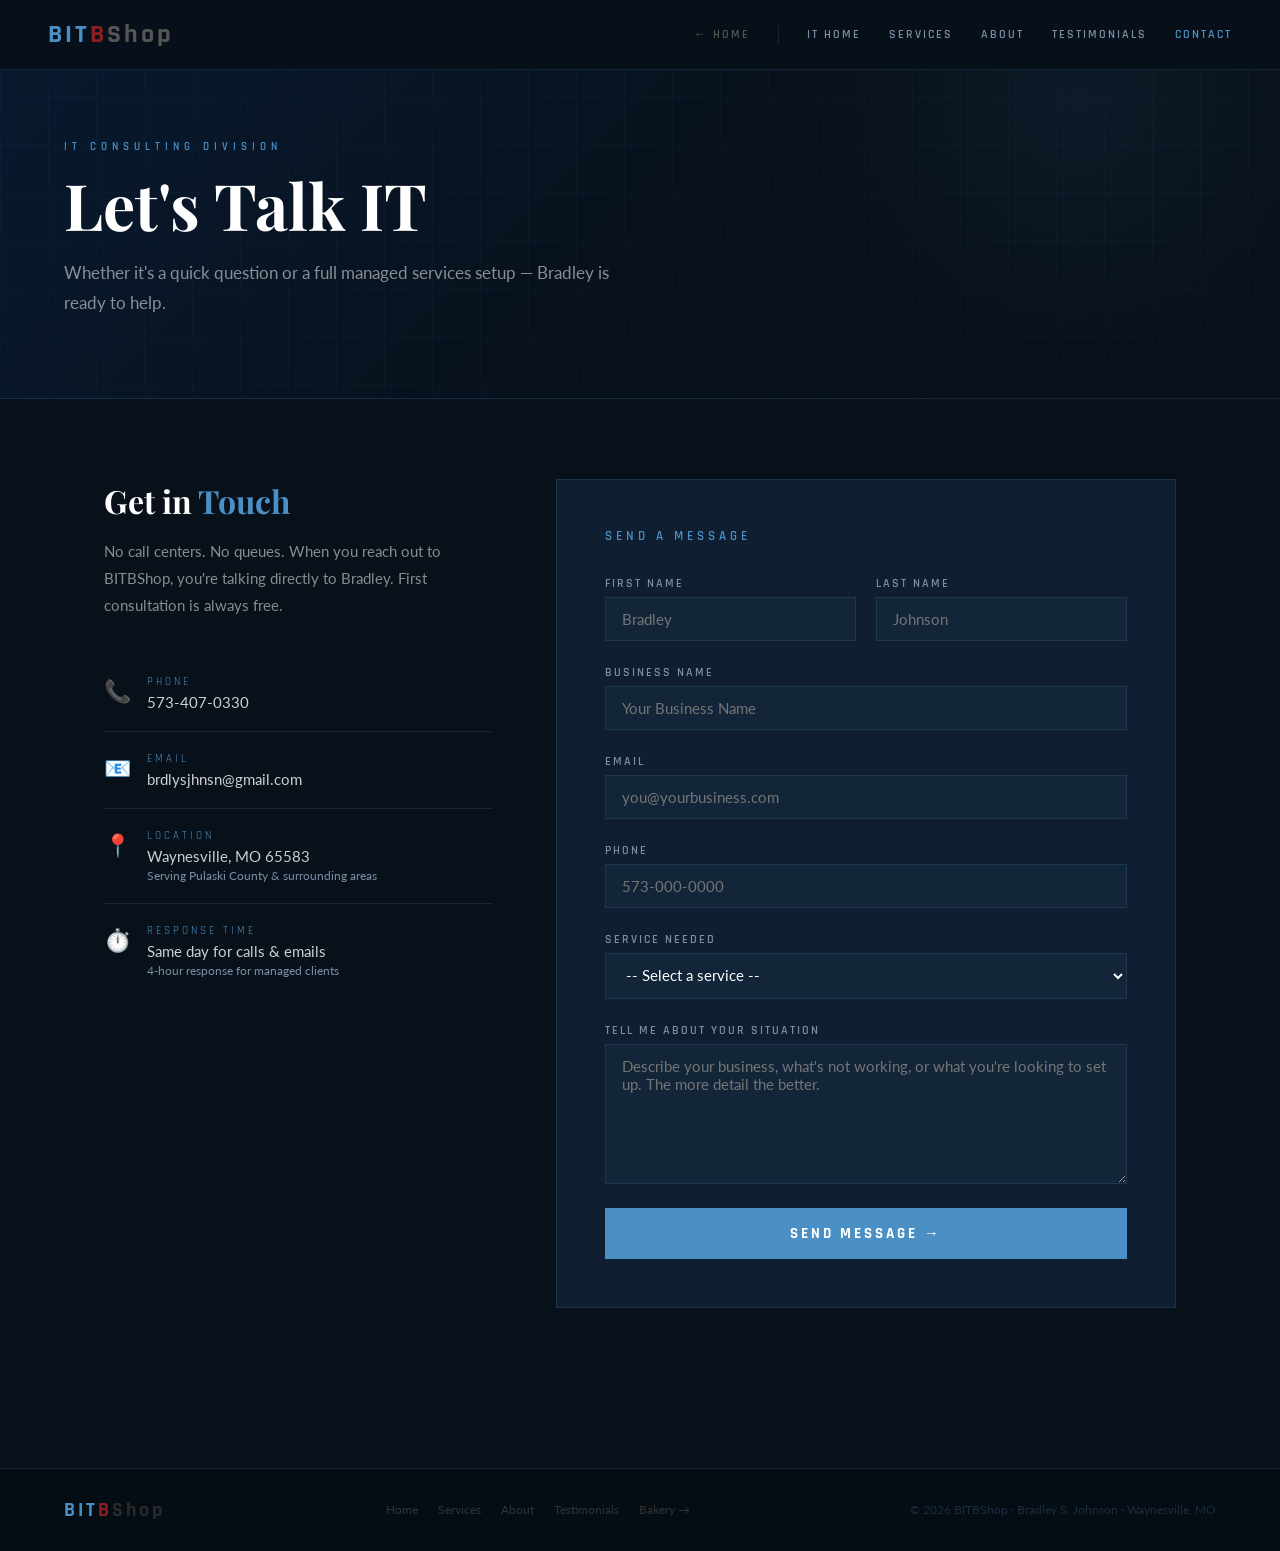
<file: it/contact.html>
<!DOCTYPE html>
<html lang="en">
<head>
<meta charset="UTF-8">
<meta name="viewport" content="width=device-width, initial-scale=1.0">
<title>Contact IT — BITBShop</title>
<link rel="stylesheet" href="it-shared.css">
<style>
  .contact-layout { display: grid; grid-template-columns: 1fr 1.6fr; gap: 64px; align-items: start; }
  .contact-sidebar h2 { font-family: 'Playfair Display', serif; font-size: 32px; color: #fff; margin-bottom: 16px; }
  .contact-sidebar h2 em { font-style: normal; color: var(--it-sky); }
  .contact-sidebar p { font-size: 15px; color: var(--text-dim); line-height: 1.8; margin-bottom: 36px; }
  .contact-details { display: flex; flex-direction: column; gap: 0; }
  .cd-item { display: flex; align-items: flex-start; gap: 16px; padding: 20px 0; border-bottom: 1px solid var(--it-border); }
  .cd-item:last-child { border-bottom: none; }
  .cd-icon { font-size: 22px; flex-shrink: 0; margin-top: 2px; }
  .cd-label { font-family: 'Rajdhani', sans-serif; font-size: 11px; letter-spacing: 3px; text-transform: uppercase; color: var(--it-sky); margin-bottom: 4px; }
  .cd-val { font-size: 15px; color: rgba(255,255,255,0.8); }

  .contact-form-wrap { background: var(--it-card); border: 1px solid var(--it-border); padding: 48px; }
  .contact-form-wrap h3 { font-family: 'Rajdhani', sans-serif; font-size: 13px; font-weight: 600; letter-spacing: 4px; text-transform: uppercase; color: var(--it-sky); margin-bottom: 32px; }
  .form-row { display: grid; grid-template-columns: 1fr 1fr; gap: 20px; }
  .submit-btn { width: 100%; padding: 16px; background: var(--it-sky); color: #fff; font-family: 'Rajdhani', sans-serif; font-size: 15px; font-weight: 700; letter-spacing: 3px; text-transform: uppercase; border: none; cursor: pointer; transition: background 0.25s; }
  .submit-btn:hover { background: var(--it-sky-light); }

  @media (max-width: 900px) {
    .contact-layout { grid-template-columns: 1fr; }
    .contact-form-wrap { padding: 32px 24px; }
    .form-row { grid-template-columns: 1fr; }
  }
</style>
</head>
<body>
<nav>
  <a href="../index.html" class="nav-logo"><span class="bit">BIT</span><span class="b">B</span><span class="shop">Shop</span></a>
  <div class="nav-links">
    <a href="../index.html" class="home-link">← Home</a>
    <div class="nav-divider"></div>
    <a href="index.html">IT Home</a>
    <a href="services.html">Services</a>
    <a href="about.html">About</a>
    <a href="testimonials.html">Testimonials</a>
    <a href="contact.html" class="active">Contact</a>
  </div>
</nav>

<div class="page-header">
  <div class="page-header-grid"></div>
  <div class="page-header-inner">
    <p class="page-eyebrow">IT Consulting Division</p>
    <h1 class="page-title">Let's Talk IT</h1>
    <p class="page-subtitle">Whether it's a quick question or a full managed services setup — Bradley is ready to help.</p>
  </div>
</div>

<div class="content">
  <div class="contact-layout">
    <div class="contact-sidebar">
      <h2>Get in <em>Touch</em></h2>
      <p>No call centers. No queues. When you reach out to BITBShop, you're talking directly to Bradley. First consultation is always free.</p>
      <div class="contact-details">
        <div class="cd-item">
          <span class="cd-icon">📞</span>
          <div><div class="cd-label">Phone</div><div class="cd-val">573-407-0330</div></div>
        </div>
        <div class="cd-item">
          <span class="cd-icon">📧</span>
          <div><div class="cd-label">Email</div><div class="cd-val">brdlysjhnsn@gmail.com</div></div>
        </div>
        <div class="cd-item">
          <span class="cd-icon">📍</span>
          <div><div class="cd-label">Location</div><div class="cd-val">Waynesville, MO 65583<br><span style="font-size:12px;color:var(--it-steel);">Serving Pulaski County & surrounding areas</span></div></div>
        </div>
        <div class="cd-item">
          <span class="cd-icon">⏱️</span>
          <div><div class="cd-label">Response Time</div><div class="cd-val">Same day for calls & emails<br><span style="font-size:12px;color:var(--it-steel);">4-hour response for managed clients</span></div></div>
        </div>
      </div>
    </div>
    <div class="contact-form-wrap">
      <h3>Send a Message</h3>
      <div class="form-row">
        <div class="form-group"><label>First Name</label><input type="text" placeholder="Bradley"></div>
        <div class="form-group"><label>Last Name</label><input type="text" placeholder="Johnson"></div>
      </div>
      <div class="form-group"><label>Business Name</label><input type="text" placeholder="Your Business Name"></div>
      <div class="form-group"><label>Email</label><input type="email" placeholder="you@yourbusiness.com"></div>
      <div class="form-group"><label>Phone</label><input type="tel" placeholder="573-000-0000"></div>
      <div class="form-group">
        <label>Service Needed</label>
        <select>
          <option value="">-- Select a service --</option>
          <option>Managed IT Support (Monthly)</option>
          <option>Network Setup & Installation</option>
          <option>Cybersecurity Assessment</option>
          <option>Cloud Migration</option>
          <option>POS / Food Service IT</option>
          <option>Break / Fix Support</option>
          <option>Staff IT Training</option>
          <option>Not sure — need a consultation</option>
        </select>
      </div>
      <div class="form-group"><label>Tell Me About Your Situation</label><textarea placeholder="Describe your business, what's not working, or what you're looking to set up. The more detail the better."></textarea></div>
      <button class="submit-btn">Send Message →</button>
    </div>
  </div>
</div>

<footer>
  <div class="f-logo"><span class="bit">BIT</span><span class="b">B</span><span class="shop">Shop</span></div>
  <div class="f-links">
    <a href="../index.html">Home</a>
    <a href="services.html">Services</a>
    <a href="about.html">About</a>
    <a href="testimonials.html">Testimonials</a>
    <a href="../bakery/index.html">Bakery →</a>
  </div>
  <small>© 2026 BITBShop · Bradley S. Johnson · Waynesville, MO</small>
</footer>
</body>
</html>
</file>
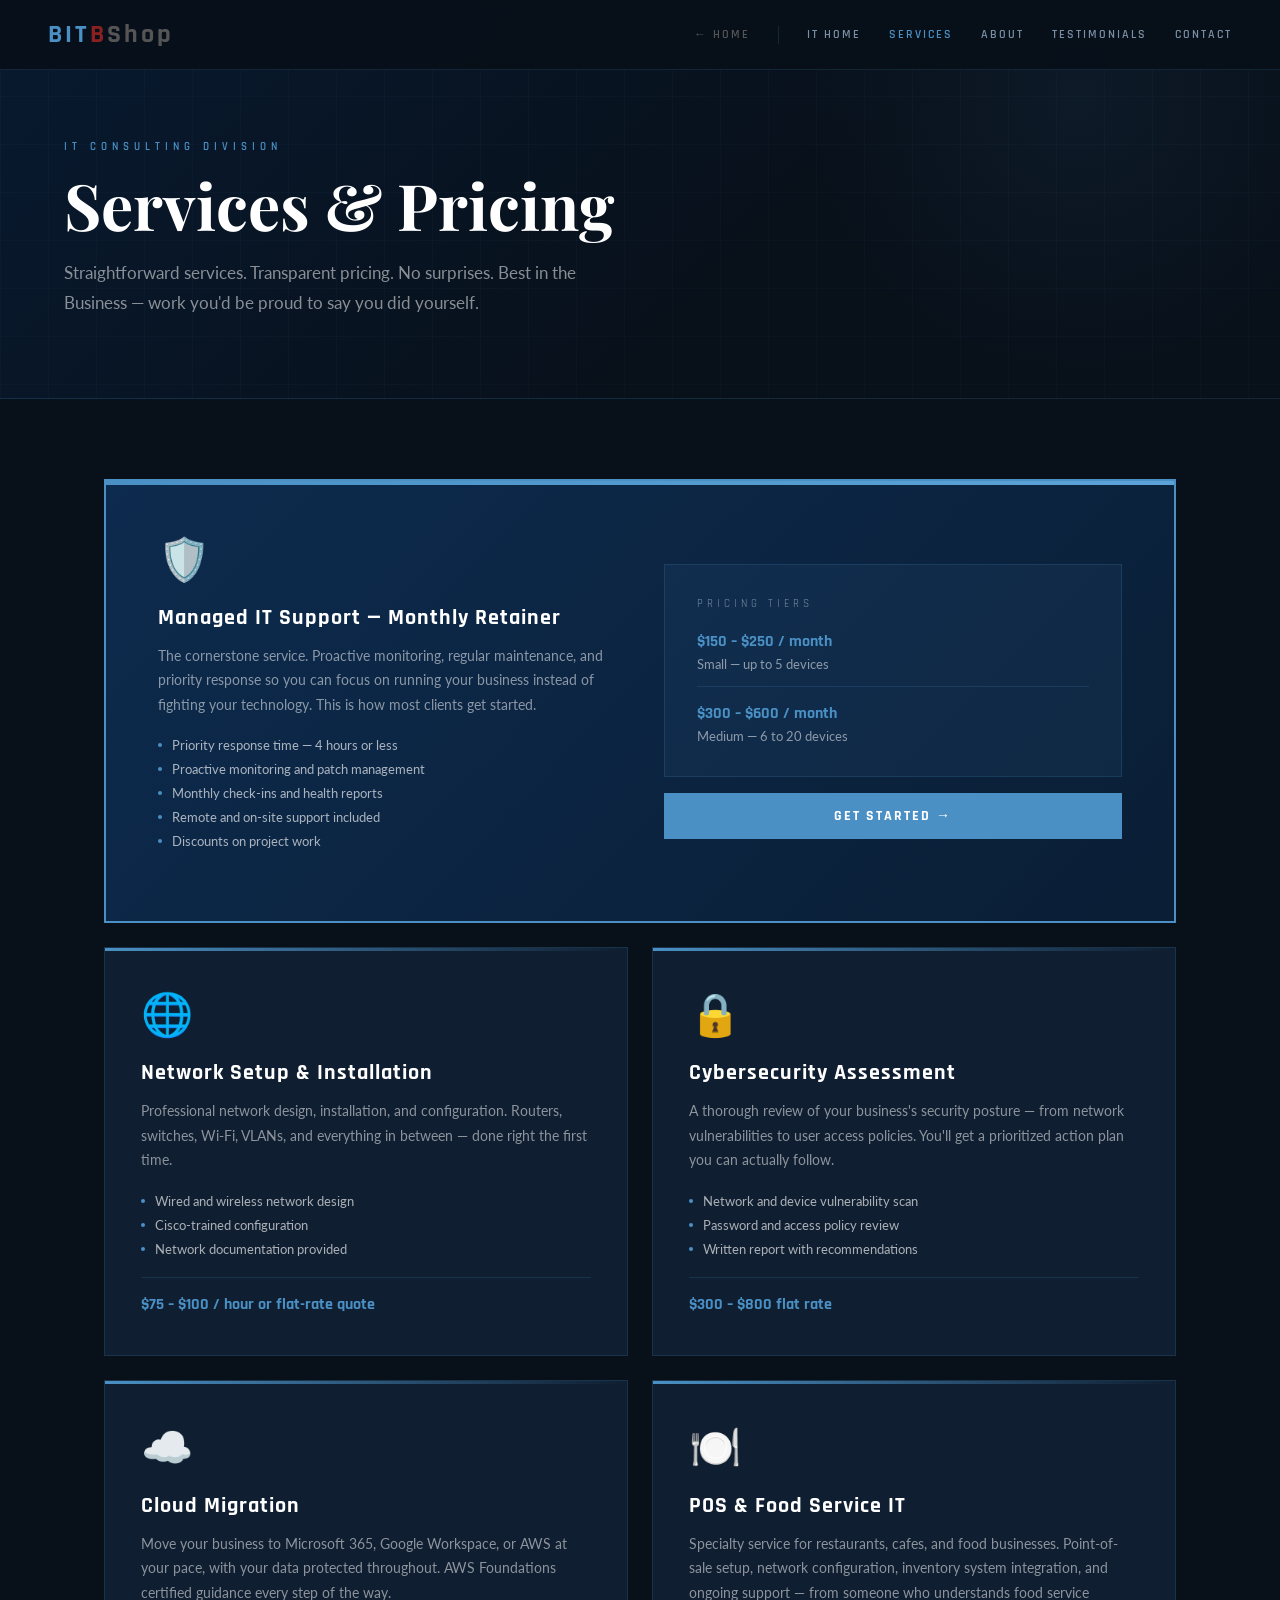
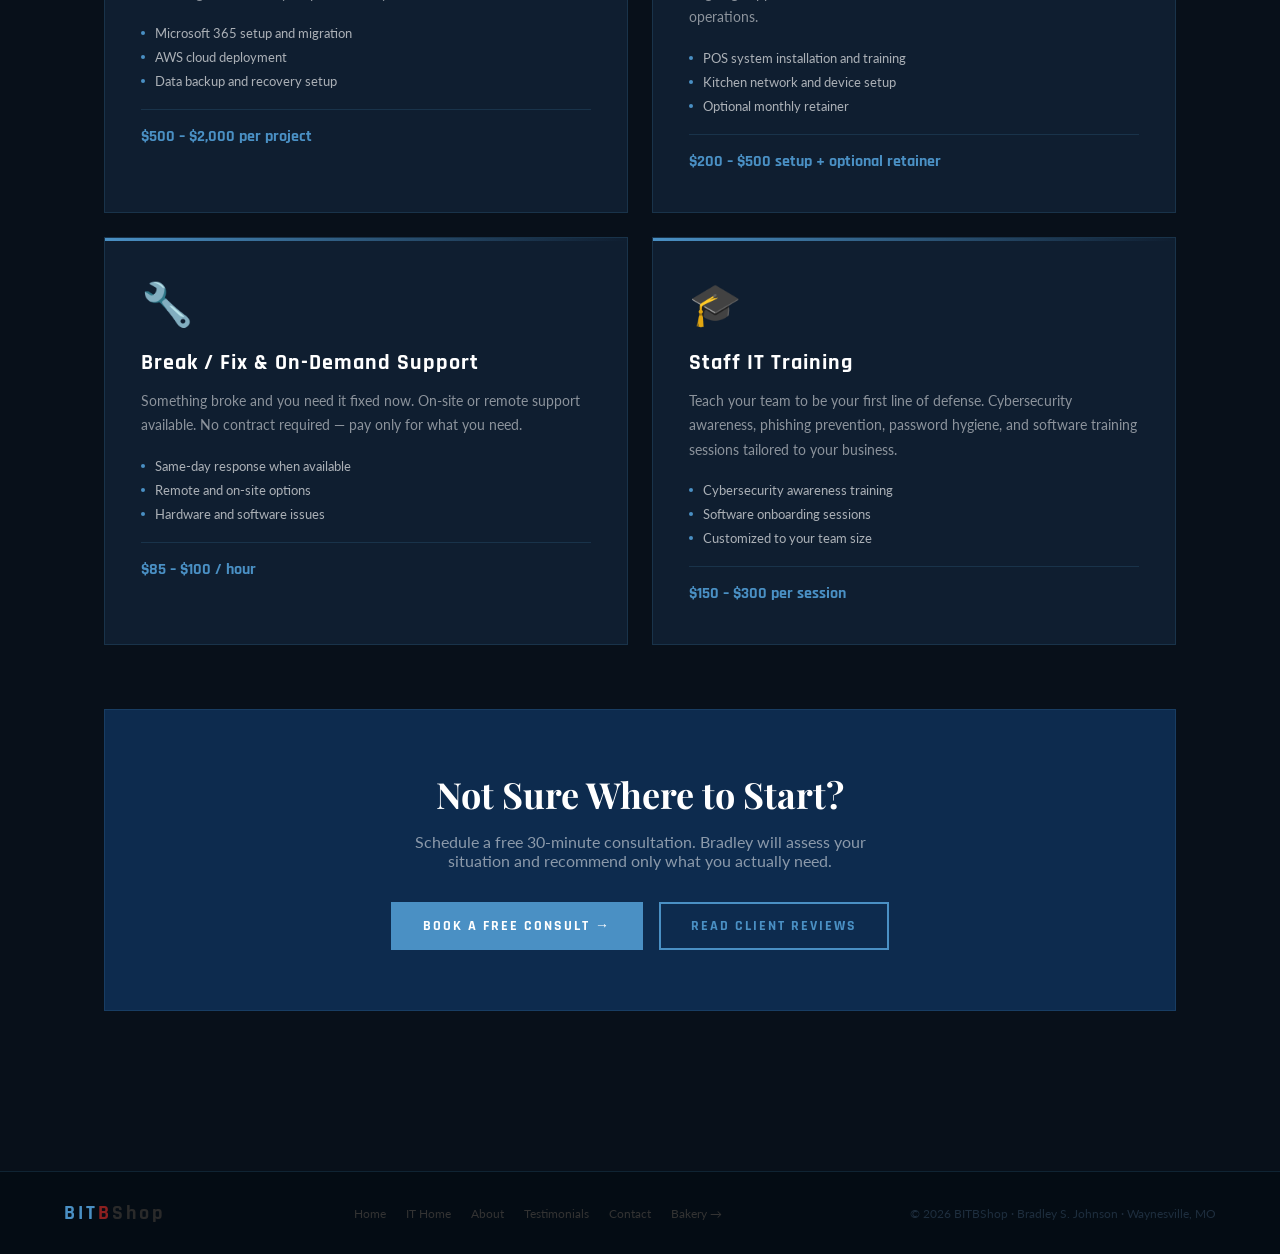
<file: it/services.html>
<!DOCTYPE html>
<html lang="en">
<head>
<meta charset="UTF-8">
<meta name="viewport" content="width=device-width, initial-scale=1.0">
<title>IT Services — BITBShop</title>
<link rel="stylesheet" href="it-shared.css">
<style>
  .services-grid { display: grid; grid-template-columns: repeat(2, 1fr); gap: 24px; margin-bottom: 64px; }
  .svc-card { background: var(--it-card); border: 1px solid var(--it-border); padding: 40px 36px; position: relative; overflow: hidden; transition: border-color 0.25s, transform 0.25s; }
  .svc-card:hover { border-color: var(--it-sky); transform: translateY(-4px); }
  .svc-card::before { content: ''; position: absolute; top: 0; left: 0; right: 0; height: 3px; background: linear-gradient(90deg, var(--it-sky), transparent); }
  .svc-icon { font-size: 42px; margin-bottom: 20px; }
  .svc-title { font-family: 'Rajdhani', sans-serif; font-size: 22px; font-weight: 700; color: #fff; margin-bottom: 12px; letter-spacing: 1px; }
  .svc-desc { font-size: 14px; color: var(--text-dim); line-height: 1.75; margin-bottom: 20px; }
  .svc-price { font-family: 'Rajdhani', sans-serif; font-size: 16px; font-weight: 700; color: var(--it-sky); padding-top: 16px; border-top: 1px solid var(--it-border); }
  .svc-features { list-style: none; margin: 16px 0 20px; display: flex; flex-direction: column; gap: 8px; }
  .svc-features li { font-size: 13px; color: rgba(255,255,255,0.65); display: flex; align-items: center; gap: 10px; }
  .svc-features li::before { content: ''; width: 4px; height: 4px; border-radius: 50%; background: var(--it-sky); flex-shrink: 0; }

  .featured-svc { background: linear-gradient(135deg, var(--it-navy), #0a1e35); border: 2px solid var(--it-sky); grid-column: span 2; display: grid; grid-template-columns: 1fr 1fr; gap: 48px; padding: 52px; align-items: center; }
  .featured-svc::before { background: linear-gradient(90deg, var(--it-sky), #5ba3d8); height: 4px; }

  .cta-band { background: var(--it-navy); border: 1px solid var(--it-border); padding: 60px; text-align: center; margin-top: 24px; }
  .cta-band h2 { font-family: 'Playfair Display', serif; font-size: 36px; color: #fff; margin-bottom: 14px; }
  .cta-band p { font-size: 16px; color: var(--text-dim); margin-bottom: 32px; max-width: 500px; margin-left: auto; margin-right: auto; }
  .cta-btns { display: flex; gap: 16px; justify-content: center; }

  @media (max-width: 900px) {
    .services-grid { grid-template-columns: 1fr; }
    .featured-svc { grid-column: span 1; grid-template-columns: 1fr; }
    .cta-band { padding: 40px 28px; }
    .cta-btns { flex-direction: column; align-items: center; }
  }
</style>
</head>
<body>
<nav>
  <a href="../index.html" class="nav-logo"><span class="bit">BIT</span><span class="b">B</span><span class="shop">Shop</span></a>
  <div class="nav-links">
    <a href="../index.html" class="home-link">← Home</a>
    <div class="nav-divider"></div>
    <a href="index.html">IT Home</a>
    <a href="services.html" class="active">Services</a>
    <a href="about.html">About</a>
    <a href="testimonials.html">Testimonials</a>
    <a href="contact.html">Contact</a>
  </div>
</nav>

<div class="page-header">
  <div class="page-header-grid"></div>
  <div class="page-header-inner">
    <p class="page-eyebrow">IT Consulting Division</p>
    <h1 class="page-title">Services & Pricing</h1>
    <p class="page-subtitle">Straightforward services. Transparent pricing. No surprises. Best in the Business — work you'd be proud to say you did yourself.</p>
  </div>
</div>

<div class="content">
  <div class="services-grid">

    <!-- FEATURED: Managed Services -->
    <div class="svc-card featured-svc">
      <div>
        <div class="svc-icon">🛡️</div>
        <div class="svc-title">Managed IT Support — Monthly Retainer</div>
        <div class="svc-desc">The cornerstone service. Proactive monitoring, regular maintenance, and priority response so you can focus on running your business instead of fighting your technology. This is how most clients get started.</div>
        <ul class="svc-features">
          <li>Priority response time — 4 hours or less</li>
          <li>Proactive monitoring and patch management</li>
          <li>Monthly check-ins and health reports</li>
          <li>Remote and on-site support included</li>
          <li>Discounts on project work</li>
        </ul>
      </div>
      <div>
        <div style="background:rgba(74,144,196,0.08);border:1px solid var(--it-border);padding:32px;margin-bottom:16px;">
          <div style="font-family:'Rajdhani',sans-serif;font-size:11px;letter-spacing:4px;text-transform:uppercase;color:var(--it-steel);margin-bottom:20px;">Pricing Tiers</div>
          <div style="display:flex;flex-direction:column;gap:16px;">
            <div style="padding-bottom:14px;border-bottom:1px solid var(--it-border);">
              <div style="font-family:'Rajdhani',sans-serif;font-size:16px;font-weight:700;color:var(--it-sky);">$150 – $250 / month</div>
              <div style="font-size:13px;color:var(--text-dim);margin-top:4px;">Small — up to 5 devices</div>
            </div>
            <div>
              <div style="font-family:'Rajdhani',sans-serif;font-size:16px;font-weight:700;color:var(--it-sky);">$300 – $600 / month</div>
              <div style="font-size:13px;color:var(--text-dim);margin-top:4px;">Medium — 6 to 20 devices</div>
            </div>
          </div>
        </div>
        <a href="contact.html" class="btn-primary" style="width:100%;justify-content:center;">Get Started →</a>
      </div>
    </div>

    <div class="svc-card">
      <div class="svc-icon">🌐</div>
      <div class="svc-title">Network Setup & Installation</div>
      <div class="svc-desc">Professional network design, installation, and configuration. Routers, switches, Wi-Fi, VLANs, and everything in between — done right the first time.</div>
      <ul class="svc-features">
        <li>Wired and wireless network design</li>
        <li>Cisco-trained configuration</li>
        <li>Network documentation provided</li>
      </ul>
      <div class="svc-price">$75 – $100 / hour or flat-rate quote</div>
    </div>

    <div class="svc-card">
      <div class="svc-icon">🔒</div>
      <div class="svc-title">Cybersecurity Assessment</div>
      <div class="svc-desc">A thorough review of your business's security posture — from network vulnerabilities to user access policies. You'll get a prioritized action plan you can actually follow.</div>
      <ul class="svc-features">
        <li>Network and device vulnerability scan</li>
        <li>Password and access policy review</li>
        <li>Written report with recommendations</li>
      </ul>
      <div class="svc-price">$300 – $800 flat rate</div>
    </div>

    <div class="svc-card">
      <div class="svc-icon">☁️</div>
      <div class="svc-title">Cloud Migration</div>
      <div class="svc-desc">Move your business to Microsoft 365, Google Workspace, or AWS at your pace, with your data protected throughout. AWS Foundations certified guidance every step of the way.</div>
      <ul class="svc-features">
        <li>Microsoft 365 setup and migration</li>
        <li>AWS cloud deployment</li>
        <li>Data backup and recovery setup</li>
      </ul>
      <div class="svc-price">$500 – $2,000 per project</div>
    </div>

    <div class="svc-card">
      <div class="svc-icon">🍽️</div>
      <div class="svc-title">POS &amp; Food Service IT</div>
      <div class="svc-desc">Specialty service for restaurants, cafes, and food businesses. Point-of-sale setup, network configuration, inventory system integration, and ongoing support — from someone who understands food service operations.</div>
      <ul class="svc-features">
        <li>POS system installation and training</li>
        <li>Kitchen network and device setup</li>
        <li>Optional monthly retainer</li>
      </ul>
      <div class="svc-price">$200 – $500 setup + optional retainer</div>
    </div>

    <div class="svc-card">
      <div class="svc-icon">🔧</div>
      <div class="svc-title">Break / Fix &amp; On-Demand Support</div>
      <div class="svc-desc">Something broke and you need it fixed now. On-site or remote support available. No contract required — pay only for what you need.</div>
      <ul class="svc-features">
        <li>Same-day response when available</li>
        <li>Remote and on-site options</li>
        <li>Hardware and software issues</li>
      </ul>
      <div class="svc-price">$85 – $100 / hour</div>
    </div>

    <div class="svc-card">
      <div class="svc-icon">🎓</div>
      <div class="svc-title">Staff IT Training</div>
      <div class="svc-desc">Teach your team to be your first line of defense. Cybersecurity awareness, phishing prevention, password hygiene, and software training sessions tailored to your business.</div>
      <ul class="svc-features">
        <li>Cybersecurity awareness training</li>
        <li>Software onboarding sessions</li>
        <li>Customized to your team size</li>
      </ul>
      <div class="svc-price">$150 – $300 per session</div>
    </div>

  </div>

  <div class="cta-band">
    <h2>Not Sure Where to Start?</h2>
    <p>Schedule a free 30-minute consultation. Bradley will assess your situation and recommend only what you actually need.</p>
    <div class="cta-btns">
      <a href="contact.html" class="btn-primary">Book a Free Consult →</a>
      <a href="testimonials.html" class="btn-outline">Read Client Reviews</a>
    </div>
  </div>
</div>

<footer>
  <div class="f-logo"><span class="bit">BIT</span><span class="b">B</span><span class="shop">Shop</span></div>
  <div class="f-links">
    <a href="../index.html">Home</a>
    <a href="index.html">IT Home</a>
    <a href="about.html">About</a>
    <a href="testimonials.html">Testimonials</a>
    <a href="contact.html">Contact</a>
    <a href="../bakery/index.html">Bakery →</a>
  </div>
  <small>© 2026 BITBShop · Bradley S. Johnson · Waynesville, MO</small>
</footer>
</body>
</html>
</file>
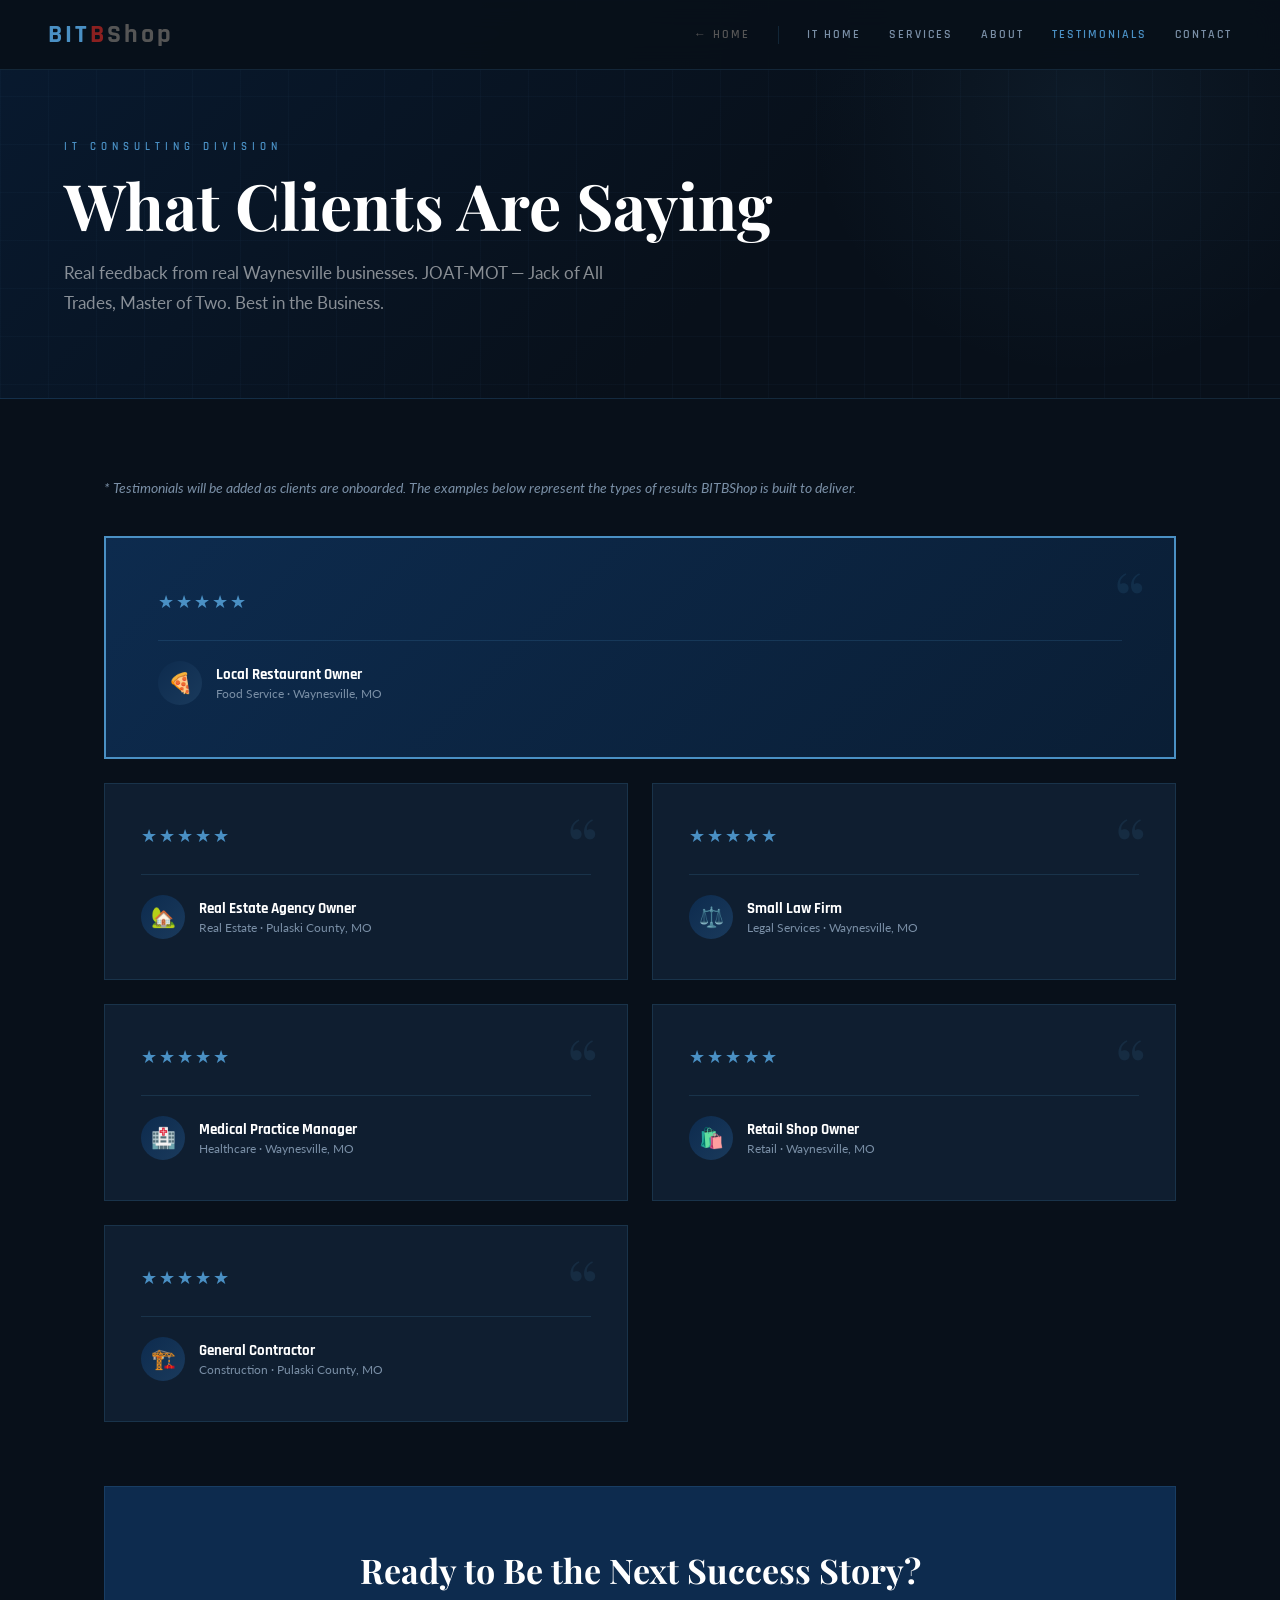
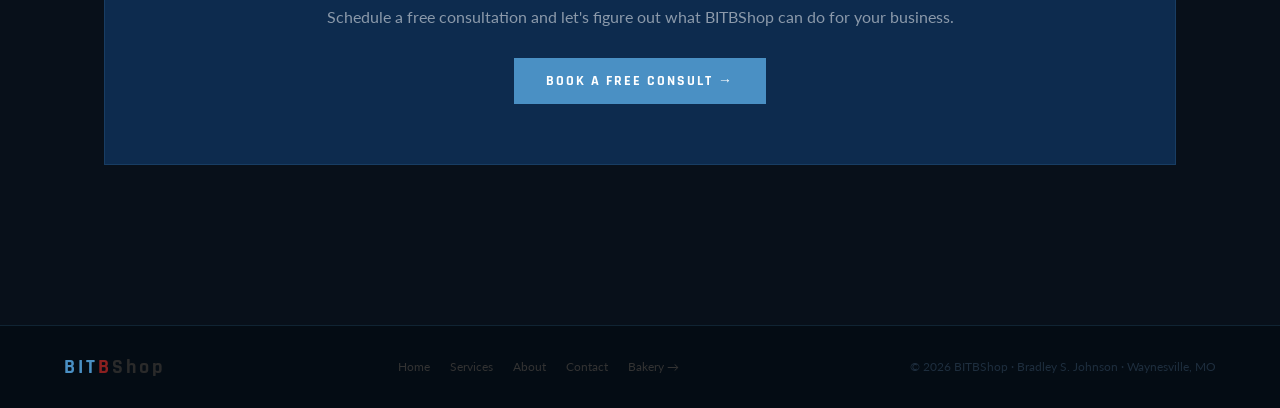
<file: it/testimonials.html>
<!DOCTYPE html>
<html lang="en">
<head>
<meta charset="UTF-8">
<meta name="viewport" content="width=device-width, initial-scale=1.0">
<title>Testimonials — BITBShop IT</title>
<link rel="stylesheet" href="it-shared.css">
<style>
  .testimonials-grid { display: grid; grid-template-columns: repeat(2, 1fr); gap: 24px; margin-bottom: 64px; }
  .t-card { background: var(--it-card); border: 1px solid var(--it-border); padding: 40px 36px; position: relative; }
  .t-card::before { content: '\201C'; position: absolute; top: 20px; right: 28px; font-family: 'Playfair Display', serif; font-size: 80px; color: rgba(74,144,196,0.12); line-height: 1; }
  .stars { color: var(--it-sky); font-size: 18px; margin-bottom: 20px; letter-spacing: 2px; }
  .t-quote { font-size: 15px; color: rgba(255,255,255,0.72); line-height: 1.8; margin-bottom: 28px; font-style: italic; }
  .t-author { display: flex; align-items: center; gap: 14px; padding-top: 20px; border-top: 1px solid var(--it-border); }
  .t-avatar { width: 44px; height: 44px; border-radius: 50%; background: linear-gradient(135deg, var(--it-navy), #1a3a5c); display: flex; align-items: center; justify-content: center; font-size: 20px; flex-shrink: 0; }
  .t-name { font-family: 'Rajdhani', sans-serif; font-size: 15px; font-weight: 700; color: #fff; }
  .t-business { font-size: 12px; color: var(--it-steel); margin-top: 2px; }

  .featured-t { grid-column: span 2; background: linear-gradient(135deg, var(--it-navy), #0a1e35); border: 2px solid var(--it-sky); padding: 52px; }

  .cta-band { background: var(--it-navy); border: 1px solid var(--it-border); padding: 60px; text-align: center; }
  .cta-band h2 { font-family: 'Playfair Display', serif; font-size: 34px; color: #fff; margin-bottom: 14px; }
  .cta-band p { font-size: 16px; color: var(--text-dim); margin-bottom: 32px; }

  @media (max-width: 900px) {
    .testimonials-grid { grid-template-columns: 1fr; }
    .featured-t { grid-column: span 1; padding: 36px 28px; }
    .cta-band { padding: 40px 28px; }
  }
</style>
</head>
<body>
<nav>
  <a href="../index.html" class="nav-logo"><span class="bit">BIT</span><span class="b">B</span><span class="shop">Shop</span></a>
  <div class="nav-links">
    <a href="../index.html" class="home-link">← Home</a>
    <div class="nav-divider"></div>
    <a href="index.html">IT Home</a>
    <a href="services.html">Services</a>
    <a href="about.html">About</a>
    <a href="testimonials.html" class="active">Testimonials</a>
    <a href="contact.html">Contact</a>
  </div>
</nav>

<div class="page-header">
  <div class="page-header-grid"></div>
  <div class="page-header-inner">
    <p class="page-eyebrow">IT Consulting Division</p>
    <h1 class="page-title">What Clients Are Saying</h1>
    <p class="page-subtitle">Real feedback from real Waynesville businesses. JOAT-MOT — Jack of All Trades, Master of Two. Best in the Business.</p>
  </div>
</div>

<div class="content">
  <p style="font-size:14px;color:var(--it-steel);font-style:italic;margin-bottom:40px;">* Testimonials will be added as clients are onboarded. The examples below represent the types of results BITBShop is built to deliver.</p>
  <div class="testimonials-grid">

    <div class="t-card featured-t">
      <div class="stars">★★★★★</div>
      <p class="t-quote"></p>
      <div class="t-author">
        <div class="t-avatar">🍕</div>
        <div>
          <div class="t-name">Local Restaurant Owner</div>
          <div class="t-business">Food Service · Waynesville, MO</div>
        </div>
      </div>
    </div>

    <div class="t-card">
      <div class="stars">★★★★★</div>
      <p class="t-quote"></p>
      <div class="t-author">
        <div class="t-avatar">🏡</div>
        <div>
          <div class="t-name">Real Estate Agency Owner</div>
          <div class="t-business">Real Estate · Pulaski County, MO</div>
        </div>
      </div>
    </div>

    <div class="t-card">
      <div class="stars">★★★★★</div>
      <p class="t-quote"></p>
      <div class="t-author">
        <div class="t-avatar">⚖️</div>
        <div>
          <div class="t-name">Small Law Firm</div>
          <div class="t-business">Legal Services · Waynesville, MO</div>
        </div>
      </div>
    </div>

    <div class="t-card">
      <div class="stars">★★★★★</div>
      <p class="t-quote"></p>
      <div class="t-author">
        <div class="t-avatar">🏥</div>
        <div>
          <div class="t-name">Medical Practice Manager</div>
          <div class="t-business">Healthcare · Waynesville, MO</div>
        </div>
      </div>
    </div>

    <div class="t-card">
      <div class="stars">★★★★★</div>
      <p class="t-quote"></p>
      <div class="t-author">
        <div class="t-avatar">🛍️</div>
        <div>
          <div class="t-name">Retail Shop Owner</div>
          <div class="t-business">Retail · Waynesville, MO</div>
        </div>
      </div>
    </div>

    <div class="t-card">
      <div class="stars">★★★★★</div>
      <p class="t-quote"></p>
      <div class="t-author">
        <div class="t-avatar">🏗️</div>
        <div>
          <div class="t-name">General Contractor</div>
          <div class="t-business">Construction · Pulaski County, MO</div>
        </div>
      </div>
    </div>

  </div>

  <div class="cta-band">
    <h2>Ready to Be the Next Success Story?</h2>
    <p>Schedule a free consultation and let's figure out what BITBShop can do for your business.</p>
    <a href="contact.html" class="btn-primary">Book a Free Consult →</a>
  </div>
</div>

<footer>
  <div class="f-logo"><span class="bit">BIT</span><span class="b">B</span><span class="shop">Shop</span></div>
  <div class="f-links">
    <a href="../index.html">Home</a>
    <a href="services.html">Services</a>
    <a href="about.html">About</a>
    <a href="contact.html">Contact</a>
    <a href="../bakery/index.html">Bakery →</a>
  </div>
  <small>© 2026 BITBShop · Bradley S. Johnson · Waynesville, MO</small>
</footer>
</body>
</html>
</file>
<file: bakery/bk-shared.css>
/* ── BITBShop Bakery Section Shared Styles ── */
@import url('https://fonts.googleapis.com/css2?family=Playfair+Display:wght@400;700;900&family=Rajdhani:wght@400;600;700&family=Lato:wght@300;400;700&display=swap');

:root {
  --bk-red: #8b2020;
  --bk-red-light: #a02828;
  --bk-red-pale: #c46060;
  --bk-brown: #5c3317;
  --bk-brown-light: #7a4a2a;
  --bk-beige: #f5ead8;
  --bk-beige-dark: #ede0c8;
  --bk-cream: #fdf6ec;
  --bk-light: #faf4eb;
  --bk-text: #3a2010;
  --bk-text-mid: #6b4a30;
  --bk-text-dim: rgba(58,32,16,0.55);
  --bk-border: rgba(139,32,32,0.18);
  --bk-card: #fff8f0;
}

* { margin: 0; padding: 0; box-sizing: border-box; }
html { scroll-behavior: smooth; }
body { font-family: 'Lato', sans-serif; background: var(--bk-cream); color: var(--bk-text); overflow-x: hidden; }

/* NAV */
nav {
  position: fixed; top: 0; left: 0; right: 0; z-index: 100;
  display: flex; align-items: center; justify-content: space-between;
  padding: 0 48px; height: 70px;
  background: rgba(253,246,236,0.96);
  backdrop-filter: blur(14px);
  border-bottom: 1px solid var(--bk-border);
}
.nav-logo { font-family: 'Rajdhani', sans-serif; font-size: 26px; font-weight: 700; letter-spacing: 3px; text-decoration: none; }
.nav-logo .bit { color: #4a90c4; }
.nav-logo .b { color: var(--bk-red); }
.nav-logo .shop { color: #bbb; }
.nav-links { display: flex; gap: 28px; align-items: center; }
.nav-links a { font-family: 'Rajdhani', sans-serif; font-size: 12px; font-weight: 600; letter-spacing: 2px; text-transform: uppercase; text-decoration: none; color: var(--bk-text-mid); transition: color 0.2s; }
.nav-links a:hover, .nav-links a.active { color: var(--bk-red); }
.nav-links a.home-link { color: #bbb; }
.nav-links a.home-link:hover { color: #888; }
.nav-divider { width: 1px; height: 18px; background: var(--bk-border); }

/* PAGE HEADER */
.page-header {
  padding: 140px 64px 80px;
  background: linear-gradient(135deg, var(--bk-beige) 0%, var(--bk-cream) 60%);
  position: relative; overflow: hidden;
  border-bottom: 2px solid var(--bk-border);
}
.page-header::before { content: ''; position: absolute; bottom: -120px; right: -80px; width: 500px; height: 500px; border-radius: 50%; background: radial-gradient(circle, rgba(139,32,32,0.07) 0%, transparent 65%); }
.page-header-inner { position: relative; z-index: 2; max-width: 800px; }
.page-eyebrow { font-family: 'Rajdhani', sans-serif; font-size: 11px; font-weight: 600; letter-spacing: 5px; text-transform: uppercase; color: var(--bk-red); margin-bottom: 16px; }
.page-title { font-family: 'Playfair Display', serif; font-size: clamp(36px, 5vw, 64px); font-weight: 700; color: var(--bk-brown); line-height: 1.1; margin-bottom: 18px; }
.page-subtitle { font-size: 17px; color: var(--bk-text-dim); line-height: 1.75; max-width: 560px; }

/* CONTENT */
.content { max-width: 1200px; margin: 0 auto; padding: 80px 64px; }

/* CARDS */
.card { background: var(--bk-card); border: 1px solid rgba(139,32,32,0.12); padding: 36px 32px; transition: border-color 0.25s, transform 0.25s, box-shadow 0.25s; }
.card:hover { border-color: var(--bk-red); transform: translateY(-3px); box-shadow: 0 8px 32px rgba(139,32,32,0.1); }

/* BUTTONS */
.btn-primary { display: inline-flex; align-items: center; gap: 8px; padding: 14px 32px; background: var(--bk-red); color: #fff; font-family: 'Rajdhani', sans-serif; font-size: 14px; font-weight: 700; letter-spacing: 2px; text-transform: uppercase; text-decoration: none; transition: background 0.25s, transform 0.2s; }
.btn-primary:hover { background: var(--bk-red-light); transform: translateX(4px); }
.btn-outline { display: inline-flex; align-items: center; gap: 8px; padding: 13px 30px; border: 2px solid var(--bk-red); color: var(--bk-red); font-family: 'Rajdhani', sans-serif; font-size: 14px; font-weight: 700; letter-spacing: 2px; text-transform: uppercase; text-decoration: none; background: transparent; transition: all 0.25s; }
.btn-outline:hover { background: var(--bk-red); color: #fff; }

/* FORM */
.form-group { display: flex; flex-direction: column; gap: 6px; margin-bottom: 24px; }
.form-group label { font-family: 'Rajdhani', sans-serif; font-size: 12px; font-weight: 600; letter-spacing: 2px; text-transform: uppercase; color: var(--bk-text-mid); }
.form-group input, .form-group textarea, .form-group select { background: #fff; border: 1px solid rgba(139,32,32,0.2); color: var(--bk-text); padding: 12px 16px; font-family: 'Lato', sans-serif; font-size: 15px; outline: none; transition: border-color 0.2s; width: 100%; }
.form-group input:focus, .form-group textarea:focus, .form-group select:focus { border-color: var(--bk-red); }
.form-group textarea { min-height: 140px; resize: vertical; }

/* FOOTER */
footer { background: var(--bk-brown); padding: 28px 64px; display: flex; align-items: center; justify-content: space-between; border-top: 3px solid var(--bk-red); flex-wrap: wrap; gap: 14px; margin-top: 80px; }
.f-logo { font-family: 'Rajdhani', sans-serif; font-size: 20px; font-weight: 700; letter-spacing: 3px; }
.f-logo .bit { color: #4a90c4; }
.f-logo .b { color: var(--bk-red-pale); }
.f-logo .shop { color: rgba(255,255,255,0.2); }
.f-links { display: flex; gap: 20px; }
.f-links a { font-size: 12px; color: rgba(255,255,255,0.35); text-decoration: none; transition: color 0.2s; }
.f-links a:hover { color: rgba(255,255,255,0.75); }
footer small { font-size: 12px; color: rgba(255,255,255,0.2); }

@media (max-width: 900px) {
  nav { padding: 0 20px; }
  .nav-links { display: none; }
  .page-header { padding: 120px 28px 60px; }
  .content { padding: 56px 28px; }
  footer { flex-direction: column; padding: 28px 24px; }
}
</file>
<file: it/it-shared.css>
/* ── BITBShop IT Section Shared Styles ── */
@import url('https://fonts.googleapis.com/css2?family=Playfair+Display:wght@400;700;900&family=Rajdhani:wght@400;600;700&family=Lato:wght@300;400;700&display=swap');

:root {
  --it-navy: #0d2b4e;
  --it-navy-dark: #081a30;
  --it-sky: #4a90c4;
  --it-sky-light: #5ba3d8;
  --it-steel: #7a8fa6;
  --it-steel-light: #a0b4c8;
  --it-light: #e8f0f8;
  --it-bg: #08101a;
  --it-card: #0f1e30;
  --it-border: rgba(74,144,196,0.18);
  --white: #ffffff;
  --text-dim: rgba(255,255,255,0.52);
  --text-bright: rgba(255,255,255,0.88);
}

* { margin: 0; padding: 0; box-sizing: border-box; }
html { scroll-behavior: smooth; }
body { font-family: 'Lato', sans-serif; background: var(--it-bg); color: #fff; overflow-x: hidden; }

/* NAV */
nav {
  position: fixed; top: 0; left: 0; right: 0; z-index: 100;
  display: flex; align-items: center; justify-content: space-between;
  padding: 0 48px; height: 70px;
  background: rgba(8,16,26,0.95);
  backdrop-filter: blur(14px);
  border-bottom: 1px solid var(--it-border);
}
.nav-logo { font-family: 'Rajdhani', sans-serif; font-size: 26px; font-weight: 700; letter-spacing: 3px; text-decoration: none; }
.nav-logo .bit { color: var(--it-sky); }
.nav-logo .b { color: #8b2020; }
.nav-logo .shop { color: #555; }
.nav-links { display: flex; gap: 28px; align-items: center; }
.nav-links a { font-family: 'Rajdhani', sans-serif; font-size: 12px; font-weight: 600; letter-spacing: 2px; text-transform: uppercase; text-decoration: none; color: var(--it-steel); transition: color 0.2s; }
.nav-links a:hover, .nav-links a.active { color: var(--it-sky); }
.nav-links a.home-link { color: #555; }
.nav-links a.home-link:hover { color: #999; }
.nav-divider { width: 1px; height: 18px; background: var(--it-border); }

/* PAGE HEADER */
.page-header {
  padding: 140px 64px 80px;
  background: linear-gradient(135deg, var(--it-navy-dark) 0%, var(--it-bg) 60%);
  position: relative;
  overflow: hidden;
  border-bottom: 1px solid var(--it-border);
}
.page-header::before {
  content: '';
  position: absolute; top: -200px; right: -100px;
  width: 600px; height: 600px; border-radius: 50%;
  background: radial-gradient(circle, rgba(74,144,196,0.08) 0%, transparent 65%);
}
.page-header-grid {
  position: absolute; inset: 0;
  background-image: linear-gradient(rgba(74,144,196,0.04) 1px, transparent 1px), linear-gradient(90deg, rgba(74,144,196,0.04) 1px, transparent 1px);
  background-size: 48px 48px;
}
.page-header-inner { position: relative; z-index: 2; max-width: 800px; }
.page-eyebrow { font-family: 'Rajdhani', sans-serif; font-size: 11px; font-weight: 600; letter-spacing: 5px; text-transform: uppercase; color: var(--it-sky); margin-bottom: 16px; }
.page-title { font-family: 'Playfair Display', serif; font-size: clamp(36px, 5vw, 64px); font-weight: 700; color: #fff; line-height: 1.1; margin-bottom: 18px; }
.page-subtitle { font-size: 17px; color: var(--text-dim); line-height: 1.75; max-width: 560px; }

/* CONTENT */
.content { max-width: 1200px; margin: 0 auto; padding: 80px 64px; }
.section-title { font-family: 'Playfair Display', serif; font-size: clamp(24px, 3vw, 38px); color: #fff; margin-bottom: 12px; }
.section-sub { font-size: 15px; color: var(--text-dim); margin-bottom: 48px; line-height: 1.7; max-width: 580px; }

/* CARDS */
.card-grid { display: grid; gap: 24px; }
.card-grid.two { grid-template-columns: repeat(2, 1fr); }
.card-grid.three { grid-template-columns: repeat(3, 1fr); }
.card {
  background: var(--it-card);
  border: 1px solid var(--it-border);
  padding: 36px 32px;
  position: relative;
  overflow: hidden;
  transition: border-color 0.25s, transform 0.25s;
}
.card:hover { border-color: var(--it-sky); transform: translateY(-3px); }
.card::before { content: ''; position: absolute; top: 0; left: 0; right: 0; height: 2px; background: linear-gradient(90deg, var(--it-sky), transparent); }
.card-icon { font-size: 36px; margin-bottom: 18px; }
.card-title { font-family: 'Rajdhani', sans-serif; font-size: 20px; font-weight: 700; color: #fff; margin-bottom: 10px; letter-spacing: 1px; }
.card-desc { font-size: 14px; color: var(--text-dim); line-height: 1.7; margin-bottom: 18px; }
.card-price { font-family: 'Rajdhani', sans-serif; font-size: 15px; font-weight: 600; color: var(--it-sky); letter-spacing: 1px; }

/* CTA BUTTON */
.btn-primary {
  display: inline-flex; align-items: center; gap: 8px;
  padding: 14px 32px;
  background: var(--it-sky);
  color: #fff;
  font-family: 'Rajdhani', sans-serif; font-size: 14px; font-weight: 700; letter-spacing: 2px; text-transform: uppercase;
  text-decoration: none;
  transition: background 0.25s, transform 0.2s;
}
.btn-primary:hover { background: var(--it-sky-light); transform: translateX(4px); }
.btn-outline {
  display: inline-flex; align-items: center; gap: 8px;
  padding: 13px 30px;
  border: 2px solid var(--it-sky);
  color: var(--it-sky);
  font-family: 'Rajdhani', sans-serif; font-size: 14px; font-weight: 700; letter-spacing: 2px; text-transform: uppercase;
  text-decoration: none; background: transparent;
  transition: all 0.25s;
}
.btn-outline:hover { background: var(--it-sky); color: #fff; }

/* FOOTER */
footer {
  background: #040c14;
  padding: 28px 64px;
  display: flex; align-items: center; justify-content: space-between;
  border-top: 1px solid var(--it-border);
  flex-wrap: wrap; gap: 14px;
  margin-top: 80px;
}
.f-logo { font-family: 'Rajdhani', sans-serif; font-size: 20px; font-weight: 700; letter-spacing: 3px; }
.f-logo .bit { color: var(--it-sky); }
.f-logo .b { color: #8b2020; }
.f-logo .shop { color: #2a2a2a; }
.f-links { display: flex; gap: 20px; }
.f-links a { font-size: 12px; color: #333; text-decoration: none; transition: color 0.2s; }
.f-links a:hover { color: var(--it-sky); }
footer small { font-size: 12px; color: #1e2e3e; }

/* CONTACT FORM */
.form-group { display: flex; flex-direction: column; gap: 6px; margin-bottom: 24px; }
.form-group label { font-family: 'Rajdhani', sans-serif; font-size: 12px; font-weight: 600; letter-spacing: 2px; text-transform: uppercase; color: var(--it-steel); }
.form-group input, .form-group textarea, .form-group select {
  background: rgba(74,144,196,0.06);
  border: 1px solid var(--it-border);
  color: #fff;
  padding: 12px 16px;
  font-family: 'Lato', sans-serif;
  font-size: 15px;
  outline: none;
  transition: border-color 0.2s;
  width: 100%;
}
.form-group input:focus, .form-group textarea:focus, .form-group select:focus { border-color: var(--it-sky); }
.form-group textarea { min-height: 140px; resize: vertical; }
.form-group select option { background: var(--it-navy-dark); }

@media (max-width: 900px) {
  nav { padding: 0 20px; }
  .nav-links { display: none; }
  .page-header { padding: 120px 28px 60px; }
  .content { padding: 56px 28px; }
  .card-grid.two, .card-grid.three { grid-template-columns: 1fr; }
  footer { flex-direction: column; padding: 28px 24px; }
}
</file>
